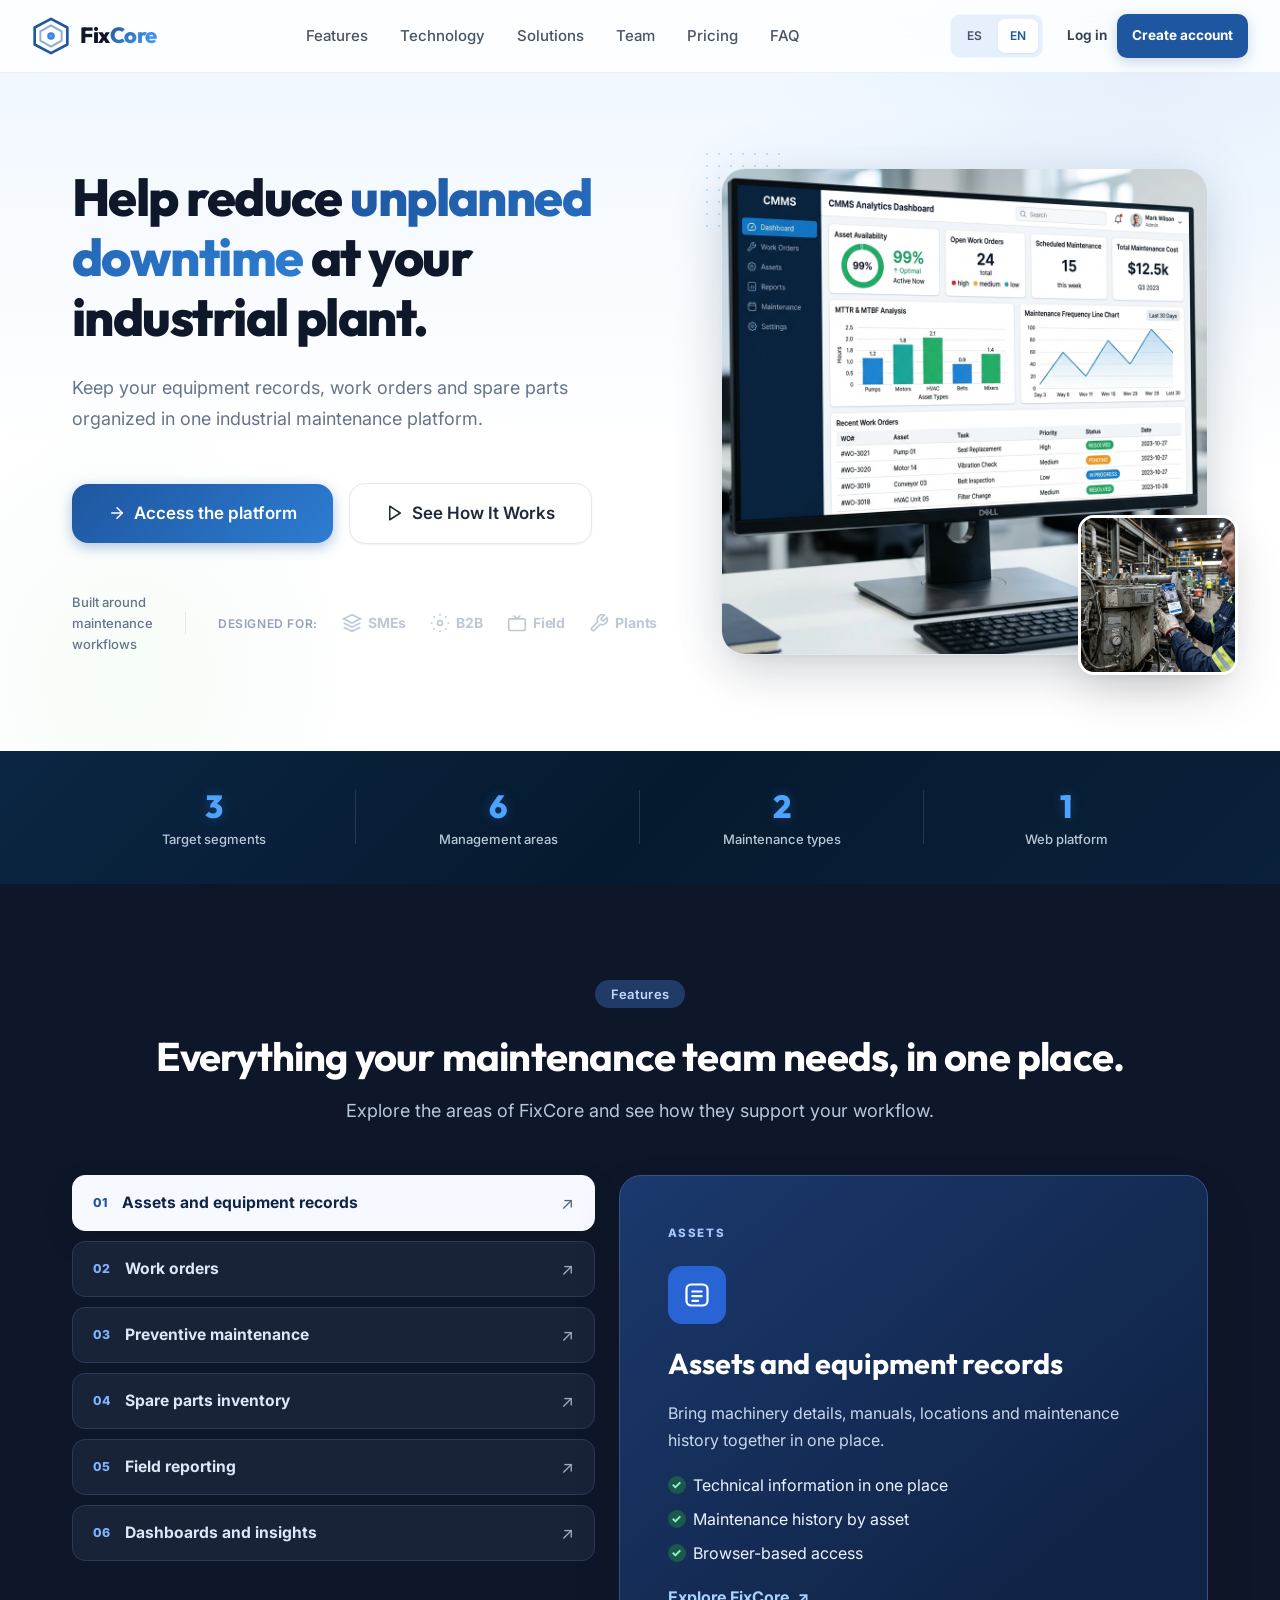
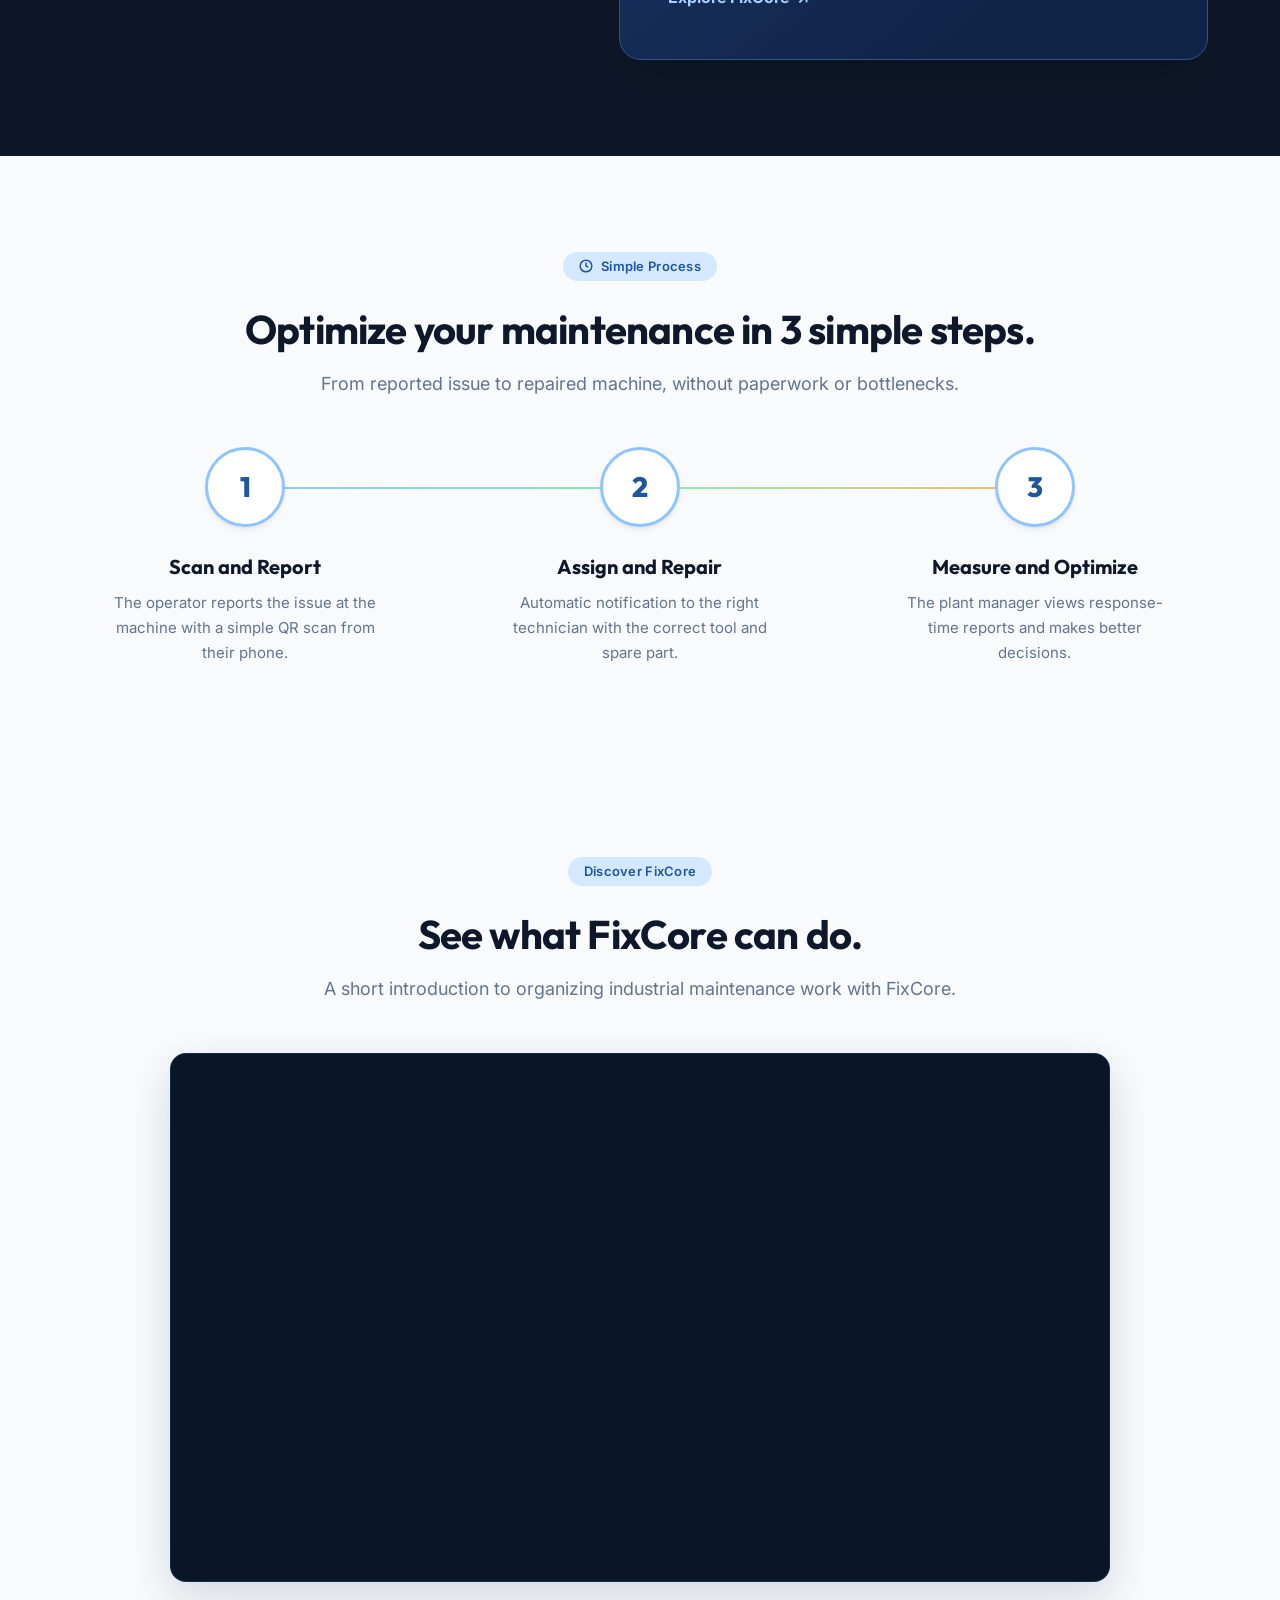
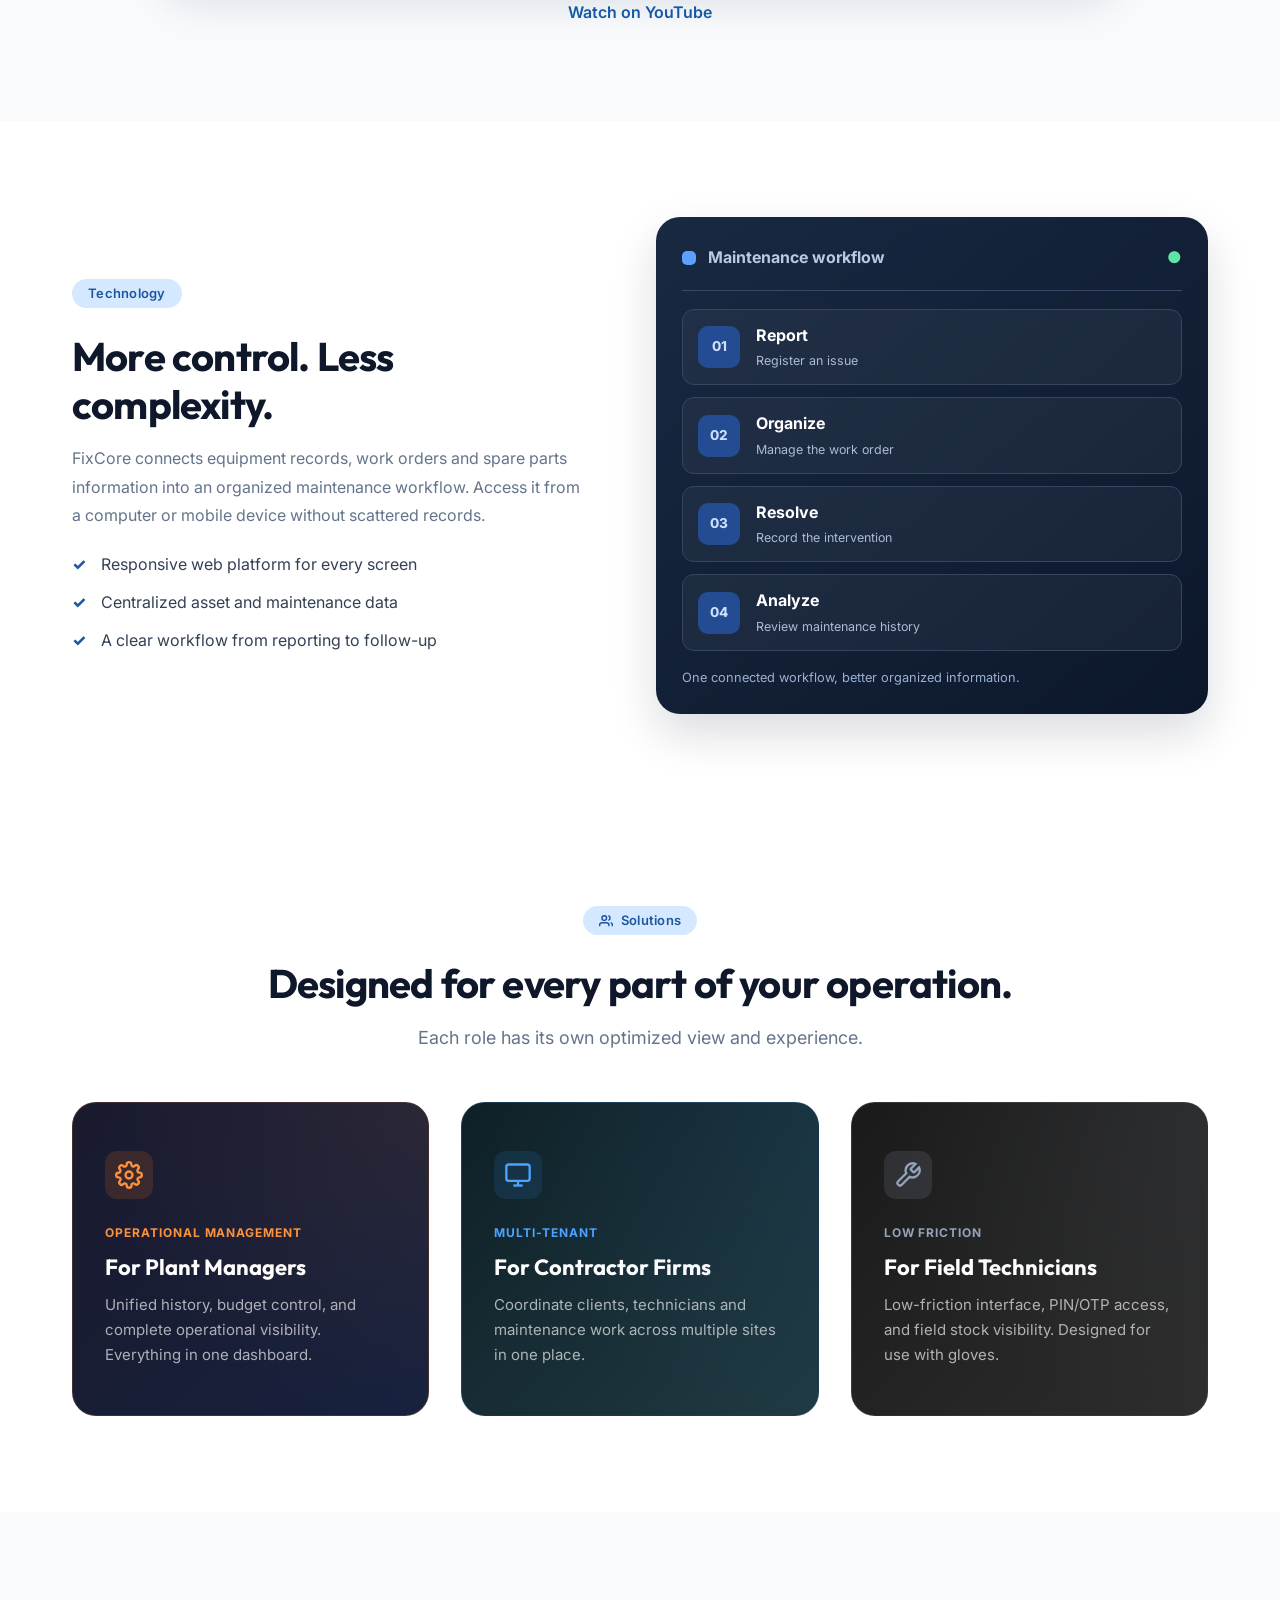
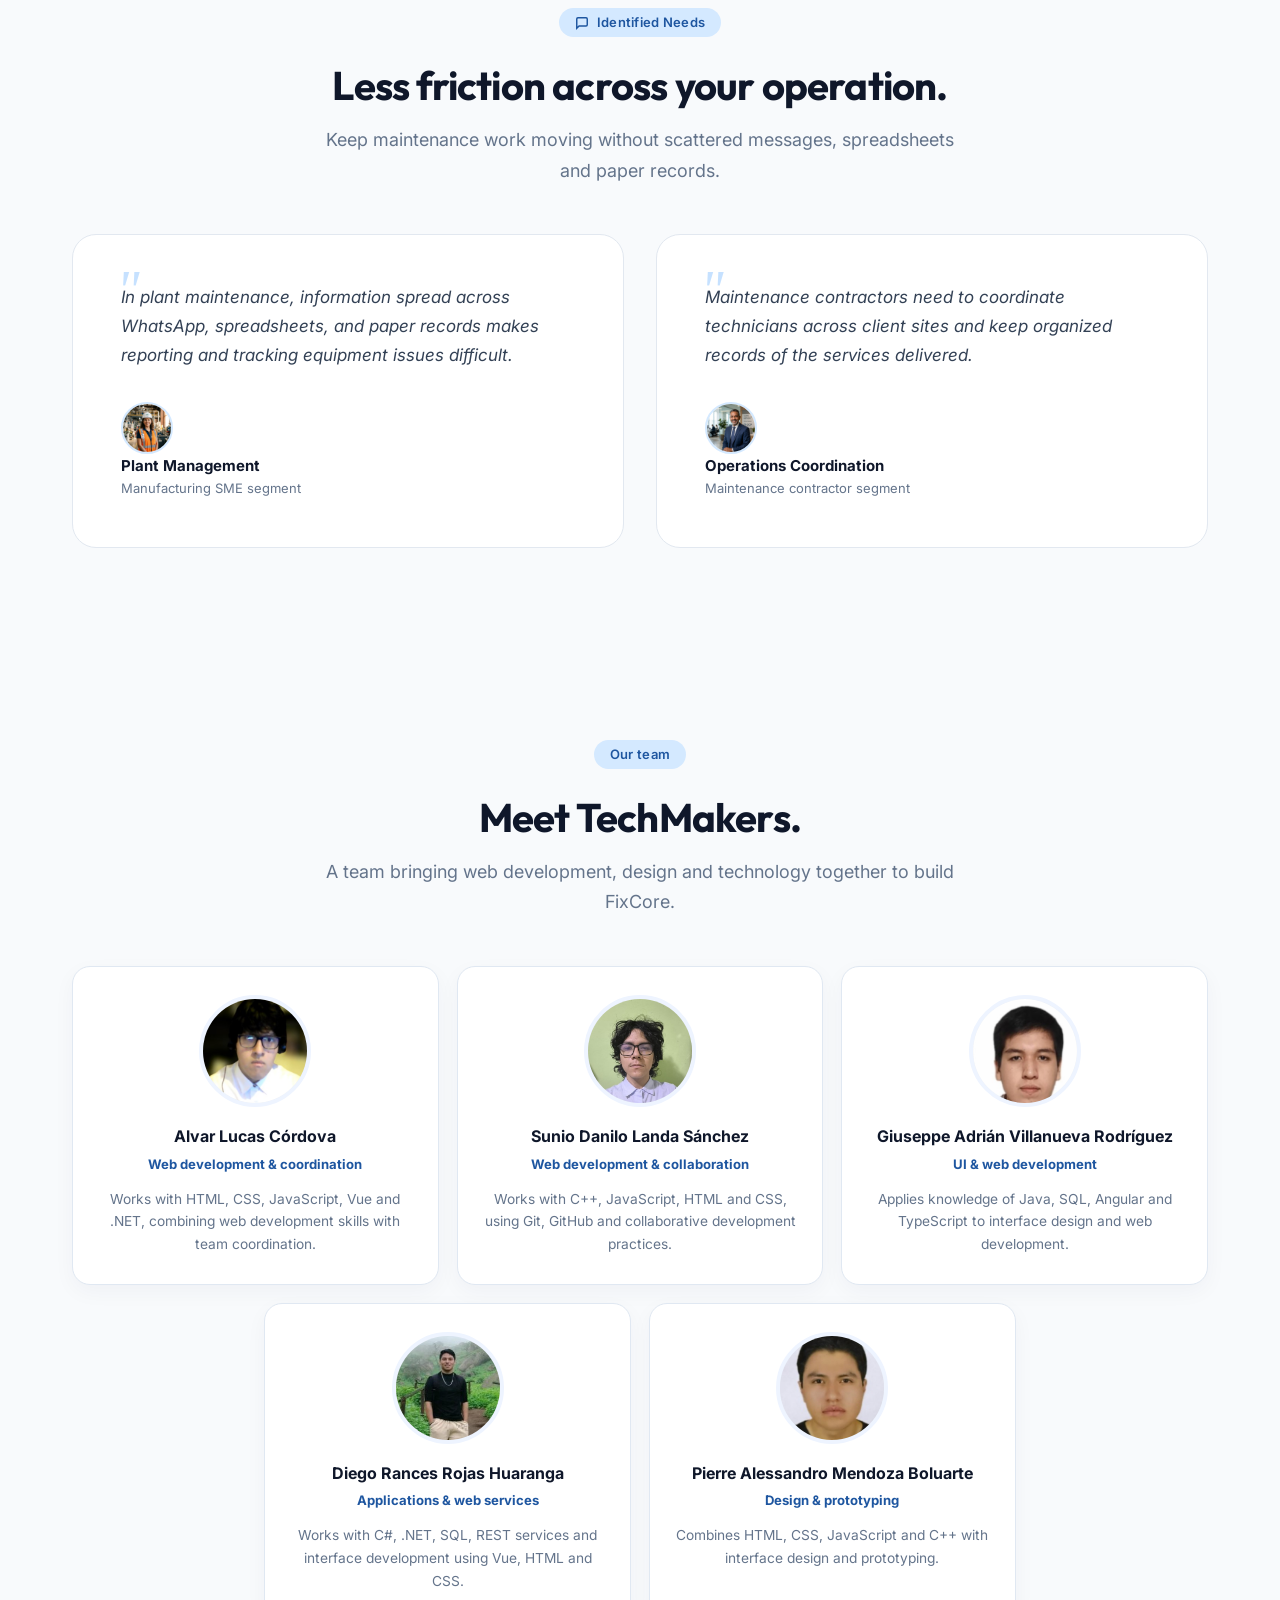
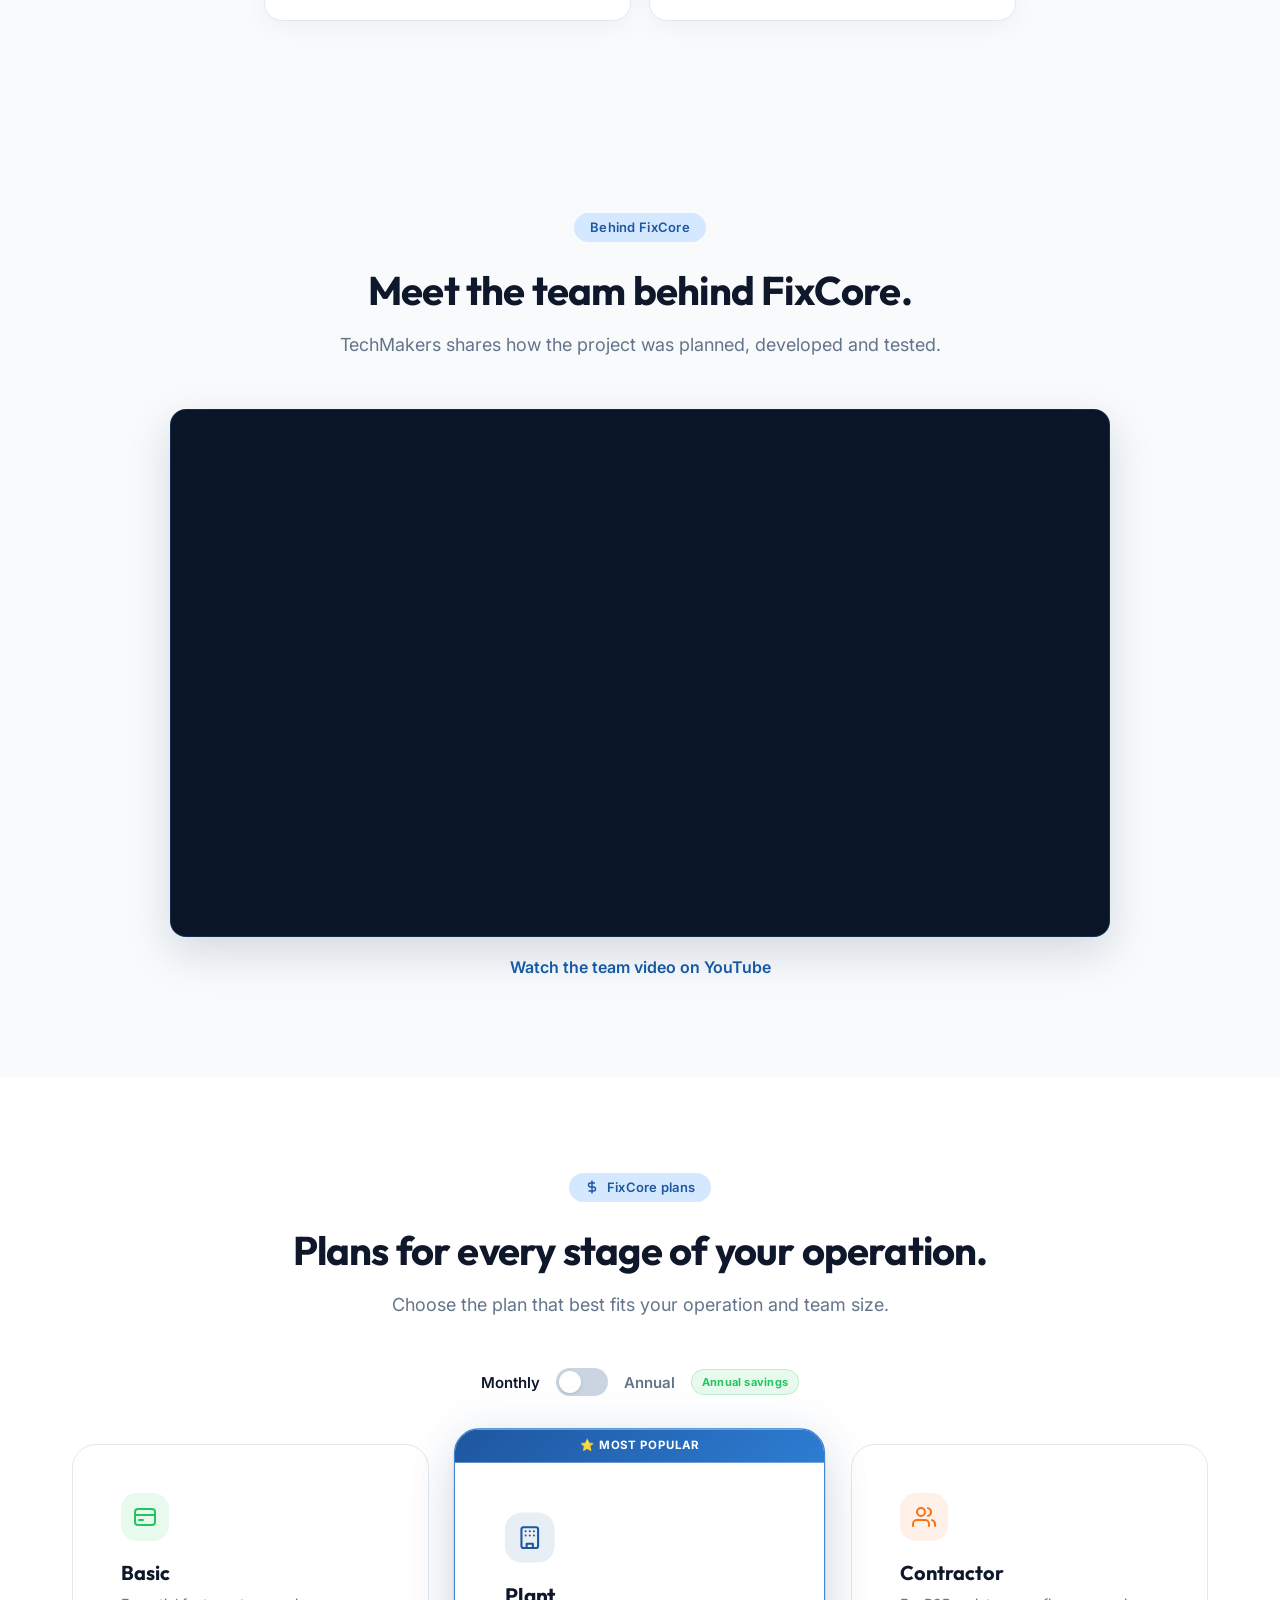
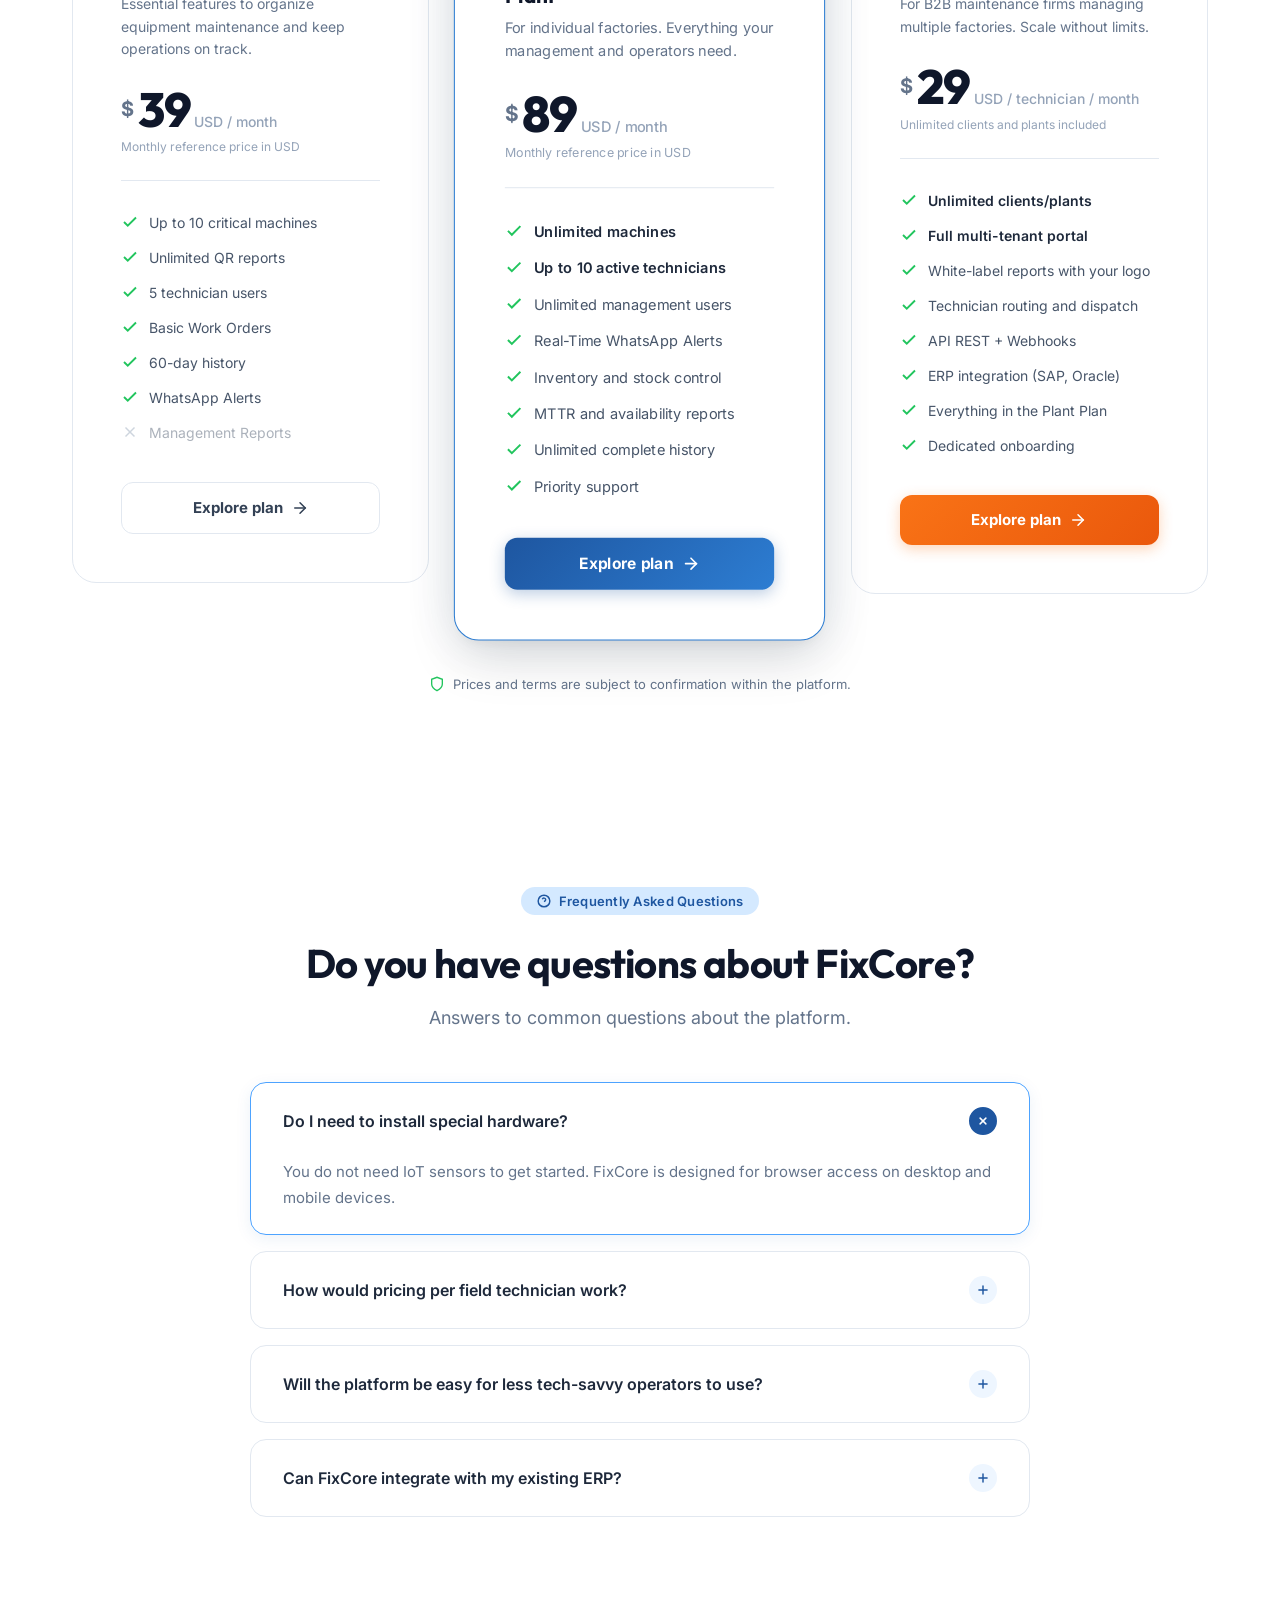
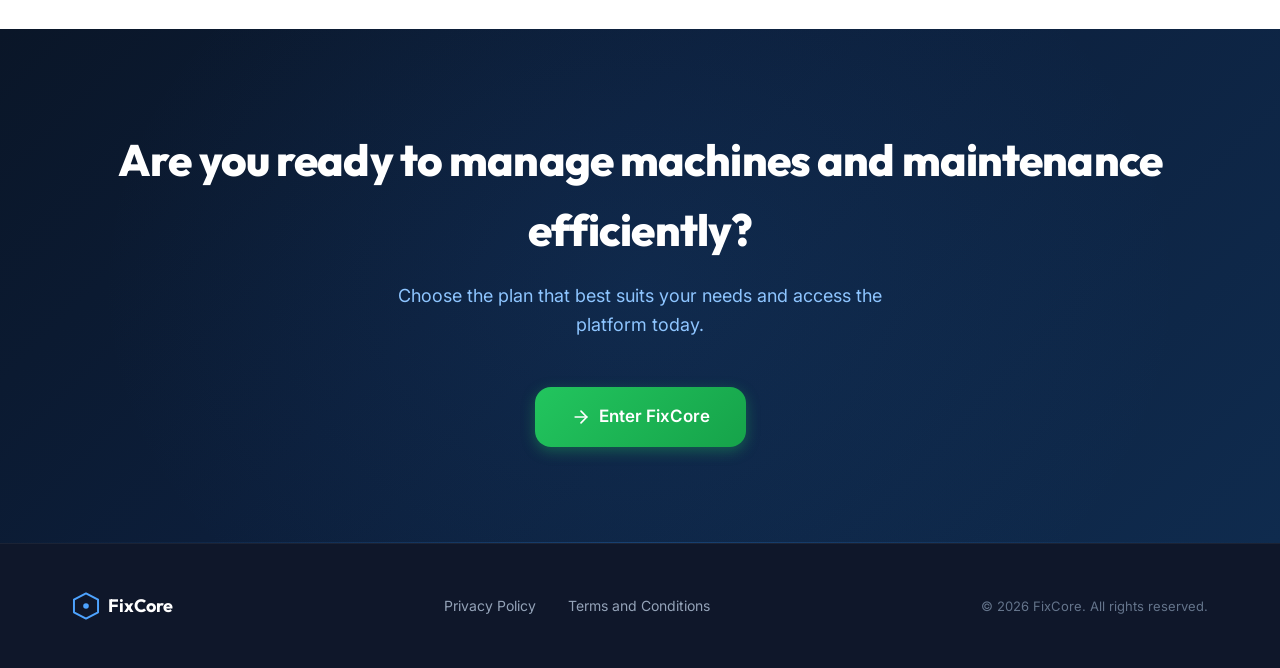
<file: index.html>
<!DOCTYPE html>
<html lang="en">
<head>
  <meta charset="UTF-8" />
  <meta name="viewport" content="width=device-width, initial-scale=1.0" />
  <title>FixCore — CMMS Platform for Industrial Maintenance Management</title>
  <meta name="description" content="Organize assets, work orders, preventive maintenance and spare parts with FixCore, the industrial maintenance platform." />

  <link rel="preconnect" href="https://fonts.googleapis.com" />
  <link rel="preconnect" href="https://fonts.gstatic.com" crossorigin />
  <link href="https://fonts.googleapis.com/css2?family=Inter:wght@400;500;600;700;800&family=Outfit:wght@400;500;600;700;800&display=swap" rel="stylesheet" />

  <link rel="stylesheet" href="public/assets/styles/style.css" />
  <link rel="alternate" hreflang="es" href="https://techmakers-upc.github.io/Landing-Page/index-es.html" />
  <link rel="alternate" hreflang="en" href="https://techmakers-upc.github.io/Landing-Page/index.html" />
  <link rel="alternate" hreflang="x-default" href="https://techmakers-upc.github.io/Landing-Page/index.html" />
  <style>
    .faq-item__header { width: 100%; background: transparent; color: inherit; text-align: left; }
    button.pricing__toggle-label { background: transparent; font-family: inherit; }
    a:focus-visible, button:focus-visible { outline: 3px solid #2d7dd2; outline-offset: 4px; }
    .pricing__toggle-label:focus-visible { border-radius: 3px; }
    @media (prefers-reduced-motion: reduce) { html { scroll-behavior: auto; } }
  </style>

  <link rel="icon" href="data:image/svg+xml,<svg xmlns='http://www.w3.org/2000/svg' viewBox='0 0 32 32'><rect width='32' height='32' rx='6' fill='%230a1628'/><polygon points='16,4 28,10 28,22 16,28 4,22 4,10' fill='none' stroke='%232d7dd2' stroke-width='2.5'/><circle cx='16' cy='16' r='4' fill='%234da3ff'/></svg>" />
</head>
<body>

<header class="header" id="header">
  <div class="header__inner">
    <a href="#hero" class="header__logo" id="logo">
      <svg class="header__logo-icon" width="36" height="36" viewBox="0 0 100 100" fill="none" xmlns="http://www.w3.org/2000/svg">
        <polygon points="50,5 93,27.5 93,72.5 50,95 7,72.5 7,27.5" fill="none" stroke="url(#logoGrad)" stroke-width="7" stroke-linejoin="round"/>
        <polygon points="50,22 78,38 78,62 50,78 22,62 22,38" fill="none" stroke="url(#logoGrad)" stroke-width="5" stroke-linejoin="round" opacity="0.5"/>
        <circle cx="50" cy="50" r="10" fill="url(#dotGrad)"/>
        <defs>
          <linearGradient id="logoGrad" x1="0" y1="0" x2="100" y2="100">
            <stop offset="0%" stop-color="#1e56a0"/>
            <stop offset="100%" stop-color="#4da3ff"/>
          </linearGradient>
          <radialGradient id="dotGrad" cx="50%" cy="50%" r="50%">
            <stop offset="0%" stop-color="#4da3ff"/>
            <stop offset="100%" stop-color="#2d7dd2"/>
          </radialGradient>
        </defs>
      </svg>
      <span class="header__logo-text">Fix<span>Core</span></span>
    </a>

    <nav class="header__nav" id="mainNav">
      <a href="#features">Features</a>
      <a href="#technology">Technology</a>
      <a href="#solutions">Solutions</a>
      <a href="#team">Team</a>
      <a href="#pricing">Pricing</a>
      <a href="#faq">FAQ</a>
      <div class="header__nav-auth">
        <a class="header__auth-link" href="https://fixcore-frontend-eight.vercel.app/start" target="_blank" rel="noopener noreferrer">Log in</a>
        <a class="header__auth-button" href="https://fixcore-frontend-eight.vercel.app/start" target="_blank" rel="noopener noreferrer">Create account</a>
      </div>
    </nav>

    <div class="header__actions">
      <div class="lang-toggle">
        <a href="./index-es.html" class="lang-toggle__btn" onclick="saveScroll()">ES</a>
        <a href="./index.html" class="lang-toggle__btn active" onclick="saveScroll()">EN</a>
      </div>
      <div class="header__auth">
        <a class="header__auth-link" href="https://fixcore-frontend-eight.vercel.app/start" target="_blank" rel="noopener noreferrer">Log in</a>
        <a class="header__auth-button" href="https://fixcore-frontend-eight.vercel.app/start" target="_blank" rel="noopener noreferrer">Create account</a>
      </div>
    </div>

    <button type="button" class="header__mobile-toggle" id="mobileToggle" aria-label="Open menu" aria-controls="mainNav" aria-expanded="false">
      <span></span>
      <span></span>
      <span></span>
    </button>
  </div>
</header>

<main>
  <section class="hero" id="hero">
    <div class="container hero__inner">
      <div class="hero__content">

        <h1 class="hero__title">
          Help reduce <span>unplanned downtime</span> at your industrial plant.
        </h1>

        <p class="hero__subtitle">
          Keep your equipment records, work orders and spare parts organized in one industrial maintenance platform.
        </p>

        <div class="hero__cta">
          <a href="https://fixcore-frontend-eight.vercel.app/start" target="_blank" rel="noopener noreferrer" class="btn btn--primary btn--lg" id="heroPrimaryBtn">
            <svg width="18" height="18" viewBox="0 0 24 24" fill="none" stroke="currentColor" stroke-width="2" stroke-linecap="round" stroke-linejoin="round"><path d="M5 12h14"/><path d="M12 5l7 7-7 7"/></svg>
            Access the platform
          </a>
          <a href="#how-it-works" class="btn btn--secondary btn--lg" id="heroSecondaryBtn">
            <svg width="18" height="18" viewBox="0 0 24 24" fill="none" stroke="currentColor" stroke-width="2" stroke-linecap="round" stroke-linejoin="round"><polygon points="5 3 19 12 5 21 5 3"/></svg>
            See How It Works
          </a>
        </div>

        <div class="hero__social-proof">
          <div class="hero__stars"><span class="hero__stars-text">Built around maintenance workflows</span></div>

          <div class="hero__logos">
            <span>Designed for:</span>
            <div class="hero__logo-item">
              <svg viewBox="0 0 24 24" fill="none" stroke="currentColor" stroke-width="2"><path d="M12 2L2 7l10 5 10-5-10-5z"/><path d="M2 17l10 5 10-5"/><path d="M2 12l10 5 10-5"/></svg>
              SMEs
            </div>
            <div class="hero__logo-item">
              <svg viewBox="0 0 24 24" fill="none" stroke="currentColor" stroke-width="2"><circle cx="12" cy="12" r="3"/><path d="M12 1v2M12 21v2M4.22 4.22l1.42 1.42M18.36 18.36l1.42 1.42M1 12h2M21 12h2M4.22 19.78l1.42-1.42M18.36 5.64l1.42-1.42"/></svg>
              B2B
            </div>
            <div class="hero__logo-item">
              <svg viewBox="0 0 24 24" fill="none" stroke="currentColor" stroke-width="2"><rect x="2" y="7" width="20" height="14" rx="2"/><path d="M16 3l-4 4-4-4"/></svg>
              Field
            </div>
            <div class="hero__logo-item">
              <svg viewBox="0 0 24 24" fill="none" stroke="currentColor" stroke-width="2"><path d="M14.7 6.3a1 1 0 000 1.4l1.6 1.6a1 1 0 001.4 0l3.77-3.77a6 6 0 01-7.94 7.94l-6.91 6.91a2.12 2.12 0 01-3-3l6.91-6.91a6 6 0 017.94-7.94l-3.76 3.76z"/></svg>
              Plants
            </div>
          </div>
        </div>
      </div>

      <div class="hero__visual">
        <div class="hero__visual-dashboard">
          <img src="public/assets/images/dashboard-mockup.png" alt="FixCore Dashboard - MTTR and asset availability charts" loading="eager" />
        </div>
        <div class="hero__visual-phone">
          <img src="public/assets/images/phone-qr-mockup.png" alt="FixCore mobile app scanning an industrial QR code" loading="eager" />
        </div>
      </div>
    </div>
  </section>

  <section class="stats-bar" id="stats">
    <div class="container stats-bar__inner">
      <div class="stats-bar__item animate-on-scroll">
        <div class="stats-bar__number"><span data-count="3">0</span></div>
        <div class="stats-bar__label">Target segments</div>
      </div>
      <div class="stats-bar__item animate-on-scroll">
        <div class="stats-bar__number"><span data-count="6">0</span></div>
        <div class="stats-bar__label">Management areas</div>
      </div>
      <div class="stats-bar__item animate-on-scroll">
        <div class="stats-bar__number"><span data-count="2">0</span></div>
        <div class="stats-bar__label">Maintenance types</div>
      </div>
      <div class="stats-bar__item animate-on-scroll">
        <div class="stats-bar__number"><span data-count="1">0</span></div>
        <div class="stats-bar__label">Web platform</div>
      </div>
    </div>
  </section>


  <section class="features section feature-explorer" id="features">
    <div class="container">
      <div class="text-center">
        <span class="section-badge">Features</span>
        <h2 class="section-title">Everything your maintenance team needs, in one place.</h2>
        <p class="section-subtitle">Explore the areas of FixCore and see how they support your workflow.</p>
      </div>
      <div class="feature-explorer__layout">
        <div class="feature-explorer__tabs" role="tablist" aria-label="Explore features">
          <button type="button" class="feature-select is-active" id="featureTab0" role="tab" aria-selected="true" aria-controls="featurePanel" tabindex="0" data-feature="0">
            <span class="feature-select__number">01</span><span class="feature-select__title">Assets and equipment records</span><span class="feature-select__arrow" aria-hidden="true">↗</span>
          </button>
          <button type="button" class="feature-select" id="featureTab1" role="tab" aria-selected="false" aria-controls="featurePanel" tabindex="-1" data-feature="1">
            <span class="feature-select__number">02</span><span class="feature-select__title">Work orders</span><span class="feature-select__arrow" aria-hidden="true">↗</span>
          </button>
          <button type="button" class="feature-select" id="featureTab2" role="tab" aria-selected="false" aria-controls="featurePanel" tabindex="-1" data-feature="2">
            <span class="feature-select__number">03</span><span class="feature-select__title">Preventive maintenance</span><span class="feature-select__arrow" aria-hidden="true">↗</span>
          </button>
          <button type="button" class="feature-select" id="featureTab3" role="tab" aria-selected="false" aria-controls="featurePanel" tabindex="-1" data-feature="3">
            <span class="feature-select__number">04</span><span class="feature-select__title">Spare parts inventory</span><span class="feature-select__arrow" aria-hidden="true">↗</span>
          </button>
          <button type="button" class="feature-select" id="featureTab4" role="tab" aria-selected="false" aria-controls="featurePanel" tabindex="-1" data-feature="4">
            <span class="feature-select__number">05</span><span class="feature-select__title">Field reporting</span><span class="feature-select__arrow" aria-hidden="true">↗</span>
          </button>
          <button type="button" class="feature-select" id="featureTab5" role="tab" aria-selected="false" aria-controls="featurePanel" tabindex="-1" data-feature="5">
            <span class="feature-select__number">06</span><span class="feature-select__title">Dashboards and insights</span><span class="feature-select__arrow" aria-hidden="true">↗</span>
          </button>
        </div>
        <div class="feature-explorer__panel" id="featurePanel" role="tabpanel" aria-labelledby="featureTab0" tabindex="0">
          <span class="feature-explorer__eyebrow" id="featureCategory">Assets</span>
          <div class="feature-explorer__symbol" aria-hidden="true"><svg width="28" height="28" viewBox="0 0 24 24" fill="none" stroke="currentColor" stroke-width="1.9" stroke-linecap="round" stroke-linejoin="round"><rect x="3" y="3" width="18" height="18" rx="4"/><path d="M8 9h8M8 13h8M8 17h5"/></svg></div>
          <h3 id="featureTitle">Assets and equipment records</h3>
          <p id="featureDescription">Bring machinery details, manuals, locations and maintenance history together in one place.</p>
          <ul class="feature-explorer__points" id="featurePoints"><li>Technical information in one place</li><li>Maintenance history by asset</li><li>Browser-based access</li></ul>
          <a class="feature-explorer__link" href="https://fixcore-frontend-eight.vercel.app/start" target="_blank" rel="noopener noreferrer">Explore FixCore <span aria-hidden="true">↗</span></a>
        </div>
      </div>
    </div>
  </section>

  <section class="how-it-works section section--light" id="how-it-works">
    <div class="container">
      <div class="text-center">
        <span class="section-badge">
          <svg width="14" height="14" viewBox="0 0 24 24" fill="none" stroke="currentColor" stroke-width="2.5"><circle cx="12" cy="12" r="10"/><polyline points="12 6 12 12 16 14"/></svg>
          Simple Process
        </span>
        <h2 class="section-title">Optimize your maintenance in 3 simple steps.</h2>
        <p class="section-subtitle">From reported issue to repaired machine, without paperwork or bottlenecks.</p>
      </div>

      <div class="how-it-works__steps">
        <div class="step-card animate-on-scroll" id="step1">
          <div class="step-card__number">1</div>
          <h3 class="step-card__title">Scan and Report</h3>
          <p class="step-card__desc">The operator reports the issue at the machine with a simple QR scan from their phone.</p>
        </div>

        <div class="step-card animate-on-scroll" id="step2">
          <div class="step-card__number">2</div>
          <h3 class="step-card__title">Assign and Repair</h3>
          <p class="step-card__desc">Automatic notification to the right technician with the correct tool and spare part.</p>
        </div>

        <div class="step-card animate-on-scroll" id="step3">
          <div class="step-card__number">3</div>
          <h3 class="step-card__title">Measure and Optimize</h3>
          <p class="step-card__desc">The plant manager views response-time reports and makes better decisions.</p>
        </div>
      </div>
    </div>
  </section>

  <section class="section section--light fixcore-product-video" id="product-video" aria-labelledby="product-video-heading">
    <div class="container">
      <div class="text-center">
        <span class="section-badge">Discover FixCore</span>
        <h2 class="section-title" id="product-video-heading">See what FixCore can do.</h2>
        <p class="section-subtitle">A short introduction to organizing industrial maintenance work with FixCore.</p>
      </div>
      <div class="fixcore-product-video__frame">
        <iframe src="https://www.youtube-nocookie.com/embed/5l8ZtW_ztyQ" title="FixCore product introduction video" loading="lazy" referrerpolicy="strict-origin-when-cross-origin" allow="accelerometer; autoplay; clipboard-write; encrypted-media; gyroscope; picture-in-picture; web-share" allowfullscreen></iframe>
      </div>
      <p class="fixcore-product-video__link"><a href="https://www.youtube.com/watch?v=5l8ZtW_ztyQ" target="_blank" rel="noopener noreferrer">Watch on YouTube</a></p>
    </div>
  </section>
  <section class="section technology" id="technology">
    <div class="container technology__layout">
      <div class="technology__copy">
        <span class="section-badge">Technology</span>
        <h2 class="section-title">More control. Less complexity.</h2>
        <p>FixCore connects equipment records, work orders and spare parts information into an organized maintenance workflow. Access it from a computer or mobile device without scattered records.</p>
        <ul class="technology__benefits"><li>Responsive web platform for every screen</li><li>Centralized asset and maintenance data</li><li>A clear workflow from reporting to follow-up</li></ul>
      </div>
      <div class="tech-flow" aria-label="Maintenance workflow">
        <div class="tech-flow__top"><span class="tech-flow__topmark"></span><span>Maintenance workflow</span><span class="tech-flow__online" aria-hidden="true">●</span></div>
        <div class="tech-flow__steps">              <div class="tech-flow__step"><span class="tech-flow__num">01</span><div><strong>Report</strong><small>Register an issue</small></div></div>              <div class="tech-flow__step"><span class="tech-flow__num">02</span><div><strong>Organize</strong><small>Manage the work order</small></div></div>              <div class="tech-flow__step"><span class="tech-flow__num">03</span><div><strong>Resolve</strong><small>Record the intervention</small></div></div>              <div class="tech-flow__step"><span class="tech-flow__num">04</span><div><strong>Analyze</strong><small>Review maintenance history</small></div></div></div>
        <p class="tech-flow__footer">One connected workflow, better organized information.</p>
      </div>
    </div>
  </section>

  <section class="solutions section" id="solutions">
    <div class="container">
      <div class="text-center">
        <span class="section-badge">
          <svg width="14" height="14" viewBox="0 0 24 24" fill="none" stroke="currentColor" stroke-width="2.5"><path d="M17 21v-2a4 4 0 00-4-4H5a4 4 0 00-4 4v2"/><circle cx="9" cy="7" r="4"/><path d="M23 21v-2a4 4 0 00-3-3.87"/><path d="M16 3.13a4 4 0 010 7.75"/></svg>
          Solutions
        </span>
        <h2 class="section-title">Designed for every part of your operation.</h2>
        <p class="section-subtitle">Each role has its own optimized view and experience.</p>
      </div>

      <div class="solutions__grid">

        <div class="solution-card solution-card--orange animate-on-scroll" id="solutionPlant">
          <div class="solution-card__icon">
            <svg width="28" height="28" viewBox="0 0 24 24" fill="none" stroke="currentColor" stroke-width="2"><path d="M12 15a3 3 0 100-6 3 3 0 000 6z"/><path d="M19.4 15a1.65 1.65 0 00.33 1.82l.06.06a2 2 0 01-2.83 2.83l-.06-.06a1.65 1.65 0 00-1.82-.33 1.65 1.65 0 00-1 1.51V21a2 2 0 01-4 0v-.09A1.65 1.65 0 009 19.4a1.65 1.65 0 00-1.82.33l-.06.06a2 2 0 01-2.83-2.83l.06-.06a1.65 1.65 0 00.33-1.82 1.65 1.65 0 00-1.51-1H3a2 2 0 010-4h.09A1.65 1.65 0 004.6 9a1.65 1.65 0 00-.33-1.82l-.06-.06a2 2 0 112.83-2.83l.06.06a1.65 1.65 0 001.82.33H9a1.65 1.65 0 001-1.51V3a2 2 0 014 0v.09a1.65 1.65 0 001 1.51 1.65 1.65 0 001.82-.33l.06-.06a2 2 0 012.83 2.83l-.06.06a1.65 1.65 0 00-.33 1.82V9c.26.604.852.997 1.51 1H21a2 2 0 010 4h-.09a1.65 1.65 0 00-1.51 1z"/></svg>
          </div>
          <span class="solution-card__tag">Operational Management</span>
          <h3 class="solution-card__title">For Plant Managers</h3>
          <p class="solution-card__desc">Unified history, budget control, and complete operational visibility. Everything in one dashboard.</p>
        </div>

        <div class="solution-card solution-card--blue animate-on-scroll" id="solutionContractor">
          <div class="solution-card__icon">
            <svg width="28" height="28" viewBox="0 0 24 24" fill="none" stroke="currentColor" stroke-width="2"><rect x="2" y="3" width="20" height="14" rx="2"/><line x1="8" y1="21" x2="16" y2="21"/><line x1="12" y1="17" x2="12" y2="21"/></svg>
          </div>
          <span class="solution-card__tag">Multi-Tenant</span>
          <h3 class="solution-card__title">For Contractor Firms</h3>
          <p class="solution-card__desc">Coordinate clients, technicians and maintenance work across multiple sites in one place.</p>
        </div>

        <div class="solution-card solution-card--dark animate-on-scroll" id="solutionTech">
          <div class="solution-card__icon">
            <svg width="28" height="28" viewBox="0 0 24 24" fill="none" stroke="currentColor" stroke-width="2"><path d="M14.7 6.3a1 1 0 000 1.4l1.6 1.6a1 1 0 001.4 0l3.77-3.77a6 6 0 01-7.94 7.94l-6.91 6.91a2.12 2.12 0 01-3-3l6.91-6.91a6 6 0 017.94-7.94l-3.76 3.76z"/></svg>
          </div>
          <span class="solution-card__tag">Low Friction</span>
          <h3 class="solution-card__title">For Field Technicians</h3>
          <p class="solution-card__desc">Low-friction interface, PIN/OTP access, and field stock visibility. Designed for use with gloves.</p>
        </div>
      </div>
    </div>
  </section>

  <section class="testimonials section section--light" id="testimonials">
    <div class="container">
      <div class="text-center">
        <span class="section-badge">
          <svg width="14" height="14" viewBox="0 0 24 24" fill="none" stroke="currentColor" stroke-width="2.5"><path d="M21 15a2 2 0 01-2 2H7l-4 4V5a2 2 0 012-2h14a2 2 0 012 2z"/></svg>
          Identified Needs
        </span>
        <h2 class="section-title">Less friction across your operation.</h2>
        <p class="section-subtitle">Keep maintenance work moving without scattered messages, spreadsheets and paper records.</p>
      </div>

      <div class="testimonials__grid">

        <div class="testimonial-card animate-on-scroll" id="testimonial1">

          <p class="testimonial-card__quote">
            In plant maintenance, information spread across WhatsApp, spreadsheets, and paper records makes reporting and tracking equipment issues difficult.
          </p>
          <div class="testimonial-card__author">
            <img class="testimonial-card__avatar" src="public/assets/images/testimonial-carla.png" alt="Illustration of a plant manager profile" />
            <div>
              <div class="testimonial-card__name">Plant Management</div>
              <div class="testimonial-card__role">Manufacturing SME segment</div>
            </div>
          </div>
        </div>

        <div class="testimonial-card animate-on-scroll" id="testimonial2">

          <p class="testimonial-card__quote">
            Maintenance contractors need to coordinate technicians across client sites and keep organized records of the services delivered.
          </p>
          <div class="testimonial-card__author">
            <img class="testimonial-card__avatar" src="public/assets/images/testimonial-victor.png" alt="Illustration of an operations coordinator profile" />
            <div>
              <div class="testimonial-card__name">Operations Coordination</div>
              <div class="testimonial-card__role">Maintenance contractor segment</div>
            </div>
          </div>
        </div>
      </div>
    </div>
  </section>

  <section class="section section--light team" id="team">
    <div class="container">
      <div class="text-center">
        <span class="section-badge">Our team</span>
        <h2 class="section-title">Meet TechMakers.</h2>
        <p class="section-subtitle">A team bringing web development, design and technology together to build FixCore.</p>
      </div>
      <div class="team__grid">
        <article class="team-card">
          <img class="team-card__photo" src="public/assets/images/foto-alvar.jpg" alt="Alvar Lucas Córdova" loading="lazy" width="112" height="112" />
          <h3 class="team-card__name">Alvar Lucas Córdova</h3>
          <p class="team-card__role">Web development &amp; coordination</p>
          <p class="team-card__bio">Works with HTML, CSS, JavaScript, Vue and .NET, combining web development skills with team coordination.</p>
        </article>
        <article class="team-card">
          <img class="team-card__photo" src="public/assets/images/foto-sunio.jpg" alt="Sunio Danilo Landa Sánchez" loading="lazy" width="112" height="112" />
          <h3 class="team-card__name">Sunio Danilo Landa Sánchez</h3>
          <p class="team-card__role">Web development &amp; collaboration</p>
          <p class="team-card__bio">Works with C++, JavaScript, HTML and CSS, using Git, GitHub and collaborative development practices.</p>
        </article>
        <article class="team-card">
          <img class="team-card__photo" src="public/assets/images/foto-giuseppe.jpg" alt="Giuseppe Adrián Villanueva Rodríguez" loading="lazy" width="112" height="112" />
          <h3 class="team-card__name">Giuseppe Adrián Villanueva Rodríguez</h3>
          <p class="team-card__role">UI &amp; web development</p>
          <p class="team-card__bio">Applies knowledge of Java, SQL, Angular and TypeScript to interface design and web development.</p>
        </article>
        <article class="team-card">
          <img class="team-card__photo" src="public/assets/images/foto-diego.jpg" alt="Diego Rances Rojas Huaranga" loading="lazy" width="112" height="112" />
          <h3 class="team-card__name">Diego Rances Rojas Huaranga</h3>
          <p class="team-card__role">Applications &amp; web services</p>
          <p class="team-card__bio">Works with C#, .NET, SQL, REST services and interface development using Vue, HTML and CSS.</p>
        </article>
        <article class="team-card">
          <img class="team-card__photo" src="public/assets/images/foto-pierre.jpg" alt="Pierre Alessandro Mendoza Boluarte" loading="lazy" width="112" height="112" />
          <h3 class="team-card__name">Pierre Alessandro Mendoza Boluarte</h3>
          <p class="team-card__role">Design &amp; prototyping</p>
          <p class="team-card__bio">Combines HTML, CSS, JavaScript and C++ with interface design and prototyping.</p>
        </article>
      </div>
    </div>
  </section>

  <section class="section section--light fixcore-team-video" id="team-video" aria-labelledby="team-video-heading">
    <div class="container">
      <div class="text-center">
        <span class="section-badge">Behind FixCore</span>
        <h2 class="section-title" id="team-video-heading">Meet the team behind FixCore.</h2>
        <p class="section-subtitle">TechMakers shares how the project was planned, developed and tested.</p>
      </div>
      <div class="fixcore-product-video__frame">
        <iframe src="https://www.youtube-nocookie.com/embed/yaMSK-DhRhE" title="TechMakers - About the Team" loading="lazy" referrerpolicy="strict-origin-when-cross-origin" allow="accelerometer; autoplay; clipboard-write; encrypted-media; gyroscope; picture-in-picture; web-share" allowfullscreen></iframe>
      </div>
      <p class="fixcore-product-video__link"><a href="https://www.youtube.com/watch?v=yaMSK-DhRhE" target="_blank" rel="noopener noreferrer">Watch the team video on YouTube</a></p>
    </div>
  </section>

  <section class="pricing section" id="pricing">
    <div class="container">
      <div class="text-center">
        <span class="section-badge">
          <svg width="14" height="14" viewBox="0 0 24 24" fill="none" stroke="currentColor" stroke-width="2.5"><line x1="12" y1="1" x2="12" y2="23"/><path d="M17 5H9.5a3.5 3.5 0 000 7h5a3.5 3.5 0 010 7H6"/></svg>
          FixCore plans
        </span>
        <h2 class="section-title">Plans for every stage of your operation.</h2>
        <p class="section-subtitle">Choose the plan that best fits your operation and team size.</p>
      </div>

      <div class="pricing__toggle">
        <button type="button" class="pricing__toggle-label active" id="toggleMonthly" onclick="togglePricing('monthly')" aria-pressed="true">Monthly</button>
        <button type="button" class="pricing__toggle-switch" id="pricingSwitch" onclick="togglePricingSwitch()" role="switch" aria-checked="false" aria-label="Switch between monthly and annual billing"></button>
        <button type="button" class="pricing__toggle-label" id="toggleAnnual" onclick="togglePricing('annual')" aria-pressed="false">Annual</button>
        <span class="pricing__save-badge">Annual savings</span>
      </div>

      <div class="pricing__grid">

        <div class="pricing-card animate-on-scroll" id="planBasic">
          <div class="pricing-card__header">
            <div class="pricing-card__icon pricing-card__icon--basic">
              <svg viewBox="0 0 24 24" fill="none" stroke="currentColor"
                   stroke-width="2" stroke-linecap="round" stroke-linejoin="round">
                <rect x="2" y="4" width="20" height="16" rx="3"/>
                <path d="M2 10h20"/>
                <path d="M6 15h4"/>
              </svg>
            </div>
            <h3 class="pricing-card__name">Basic</h3>
            <p class="pricing-card__desc">Essential features to organize equipment maintenance and keep operations on track.</p>
          </div>

          <div class="pricing-card__price">
            <span class="pricing-card__currency">$</span>
            <span class="pricing-card__amount" data-monthly="39" data-annual="29">39</span>
            <span class="pricing-card__period">USD / month</span>
          </div>
          <p class="pricing-card__period-note">
            <span class="pricing-annual-note" style="display:none;">Annual equivalent ($348/year)</span>
            <span class="pricing-monthly-note">Monthly reference price in USD</span>
          </p>

          <div class="pricing-card__divider"></div>

          <ul class="pricing-card__features">
            <li class="pricing-card__feature pricing-card__feature--included">
              <svg viewBox="0 0 24 24" fill="none" stroke="currentColor" stroke-width="2.5"><polyline points="20 6 9 17 4 12"/></svg>
              Up to 10 critical machines
            </li>
            <li class="pricing-card__feature pricing-card__feature--included">
              <svg viewBox="0 0 24 24" fill="none" stroke="currentColor" stroke-width="2.5"><polyline points="20 6 9 17 4 12"/></svg>
              Unlimited QR reports
            </li>
            <li class="pricing-card__feature pricing-card__feature--included">
              <svg viewBox="0 0 24 24" fill="none" stroke="currentColor" stroke-width="2.5"><polyline points="20 6 9 17 4 12"/></svg>
              5 technician users
            </li>
            <li class="pricing-card__feature pricing-card__feature--included">
              <svg viewBox="0 0 24 24" fill="none" stroke="currentColor" stroke-width="2.5"><polyline points="20 6 9 17 4 12"/></svg>
              Basic Work Orders
            </li>
            <li class="pricing-card__feature pricing-card__feature--included">
              <svg viewBox="0 0 24 24" fill="none" stroke="currentColor" stroke-width="2.5"><polyline points="20 6 9 17 4 12"/></svg>
              60-day history
            </li>
            <li class="pricing-card__feature pricing-card__feature--included">
              <svg viewBox="0 0 24 24" fill="none" stroke="currentColor" stroke-width="2.5"><polyline points="20 6 9 17 4 12"/></svg>
              WhatsApp Alerts
            </li>
            <li class="pricing-card__feature pricing-card__feature--excluded">
              <svg viewBox="0 0 24 24" fill="none" stroke="currentColor" stroke-width="2"><line x1="18" y1="6" x2="6" y2="18"/><line x1="6" y1="6" x2="18" y2="18"/></svg>
              Management Reports
            </li>
          </ul>

          <a href="https://fixcore-frontend-eight.vercel.app/start" target="_blank" rel="noopener noreferrer" class="pricing-card__cta pricing-card__cta--outline" id="ctaBasic">
            Explore plan
            <svg viewBox="0 0 24 24" fill="none" stroke="currentColor" stroke-width="2" stroke-linecap="round"><path d="M5 12h14"/><path d="M12 5l7 7-7 7"/></svg>
          </a>
        </div>

        <div class="pricing-card pricing-card--featured animate-on-scroll" id="planPlant">
          <div class="pricing-card__popular">⭐ Most Popular</div>
          <div class="pricing-card__header">
            <div class="pricing-card__icon pricing-card__icon--plant">
              <svg viewBox="0 0 24 24" fill="none" stroke="currentColor" stroke-width="2" stroke-linecap="round" stroke-linejoin="round"><rect x="4" y="2" width="16" height="20" rx="2"/><path d="M9 22v-4h6v4"/><path d="M8 6h.01"/><path d="M16 6h.01"/><path d="M12 6h.01"/><path d="M12 10h.01"/><path d="M16 10h.01"/><path d="M8 10h.01"/></svg>
            </div>
            <h3 class="pricing-card__name">Plant</h3>
            <p class="pricing-card__desc">For individual factories. Everything your management and operators need.</p>
          </div>

          <div class="pricing-card__price">
            <span class="pricing-card__currency">$</span>
            <span class="pricing-card__amount" data-monthly="89" data-annual="71">89</span>
            <span class="pricing-card__period">USD / month</span>
          </div>
          <p class="pricing-card__period-note">
            <span class="pricing-annual-note" style="display:none;">Annual equivalent ($852/year)</span>
            <span class="pricing-monthly-note">Monthly reference price in USD</span>
          </p>

          <div class="pricing-card__divider"></div>

          <ul class="pricing-card__features">
            <li class="pricing-card__feature pricing-card__feature--included pricing-card__feature--highlight">
              <svg viewBox="0 0 24 24" fill="none" stroke="currentColor" stroke-width="2.5"><polyline points="20 6 9 17 4 12"/></svg>
              Unlimited machines
            </li>
            <li class="pricing-card__feature pricing-card__feature--included pricing-card__feature--highlight">
              <svg viewBox="0 0 24 24" fill="none" stroke="currentColor" stroke-width="2.5"><polyline points="20 6 9 17 4 12"/></svg>
              Up to 10 active technicians
            </li>
            <li class="pricing-card__feature pricing-card__feature--included">
              <svg viewBox="0 0 24 24" fill="none" stroke="currentColor" stroke-width="2.5"><polyline points="20 6 9 17 4 12"/></svg>
              Unlimited management users
            </li>
            <li class="pricing-card__feature pricing-card__feature--included">
              <svg viewBox="0 0 24 24" fill="none" stroke="currentColor" stroke-width="2.5"><polyline points="20 6 9 17 4 12"/></svg>
              Real-Time WhatsApp Alerts
            </li>
            <li class="pricing-card__feature pricing-card__feature--included">
              <svg viewBox="0 0 24 24" fill="none" stroke="currentColor" stroke-width="2.5"><polyline points="20 6 9 17 4 12"/></svg>
              Inventory and stock control
            </li>
            <li class="pricing-card__feature pricing-card__feature--included">
              <svg viewBox="0 0 24 24" fill="none" stroke="currentColor" stroke-width="2.5"><polyline points="20 6 9 17 4 12"/></svg>
              MTTR and availability reports
            </li>
            <li class="pricing-card__feature pricing-card__feature--included">
              <svg viewBox="0 0 24 24" fill="none" stroke="currentColor" stroke-width="2.5"><polyline points="20 6 9 17 4 12"/></svg>
              Unlimited complete history
            </li>
            <li class="pricing-card__feature pricing-card__feature--included">
              <svg viewBox="0 0 24 24" fill="none" stroke="currentColor" stroke-width="2.5"><polyline points="20 6 9 17 4 12"/></svg>
              Priority support
            </li>
          </ul>

          <a href="https://fixcore-frontend-eight.vercel.app/start" target="_blank" rel="noopener noreferrer" class="pricing-card__cta pricing-card__cta--primary" id="ctaPlant">
            Explore plan
            <svg viewBox="0 0 24 24" fill="none" stroke="currentColor" stroke-width="2" stroke-linecap="round"><path d="M5 12h14"/><path d="M12 5l7 7-7 7"/></svg>
          </a>
        </div>

        <div class="pricing-card animate-on-scroll" id="planContractor">
          <div class="pricing-card__header">
            <div class="pricing-card__icon pricing-card__icon--contractor">
              <svg viewBox="0 0 24 24" fill="none" stroke="currentColor" stroke-width="2" stroke-linecap="round" stroke-linejoin="round"><path d="M17 21v-2a4 4 0 00-4-4H5a4 4 0 00-4 4v2"/><circle cx="9" cy="7" r="4"/><path d="M23 21v-2a4 4 0 00-3-3.87"/><path d="M16 3.13a4 4 0 010 7.75"/></svg>
            </div>
            <h3 class="pricing-card__name">Contractor</h3>
            <p class="pricing-card__desc">For B2B maintenance firms managing multiple factories. Scale without limits.</p>
          </div>

          <div class="pricing-card__price">
            <span class="pricing-card__currency">$</span>
            <span class="pricing-card__amount" data-monthly="29" data-annual="23">29</span>
            <span class="pricing-card__period">USD / technician / month</span>
          </div>
          <p class="pricing-card__period-note">
            <span class="pricing-annual-note" style="display:none;">Annual equivalent ($276/technician/year)</span>
            <span class="pricing-monthly-note">Unlimited clients and plants included</span>
          </p>

          <div class="pricing-card__divider"></div>

          <ul class="pricing-card__features">
            <li class="pricing-card__feature pricing-card__feature--included pricing-card__feature--highlight">
              <svg viewBox="0 0 24 24" fill="none" stroke="currentColor" stroke-width="2.5"><polyline points="20 6 9 17 4 12"/></svg>
              Unlimited clients/plants
            </li>
            <li class="pricing-card__feature pricing-card__feature--included pricing-card__feature--highlight">
              <svg viewBox="0 0 24 24" fill="none" stroke="currentColor" stroke-width="2.5"><polyline points="20 6 9 17 4 12"/></svg>
              Full multi-tenant portal
            </li>
            <li class="pricing-card__feature pricing-card__feature--included">
              <svg viewBox="0 0 24 24" fill="none" stroke="currentColor" stroke-width="2.5"><polyline points="20 6 9 17 4 12"/></svg>
              White-label reports with your logo
            </li>
            <li class="pricing-card__feature pricing-card__feature--included">
              <svg viewBox="0 0 24 24" fill="none" stroke="currentColor" stroke-width="2.5"><polyline points="20 6 9 17 4 12"/></svg>
              Technician routing and dispatch
            </li>
            <li class="pricing-card__feature pricing-card__feature--included">
              <svg viewBox="0 0 24 24" fill="none" stroke="currentColor" stroke-width="2.5"><polyline points="20 6 9 17 4 12"/></svg>
              API REST + Webhooks
            </li>
            <li class="pricing-card__feature pricing-card__feature--included">
              <svg viewBox="0 0 24 24" fill="none" stroke="currentColor" stroke-width="2.5"><polyline points="20 6 9 17 4 12"/></svg>
              ERP integration (SAP, Oracle)
            </li>
            <li class="pricing-card__feature pricing-card__feature--included">
              <svg viewBox="0 0 24 24" fill="none" stroke="currentColor" stroke-width="2.5"><polyline points="20 6 9 17 4 12"/></svg>
              Everything in the Plant Plan
            </li>
            <li class="pricing-card__feature pricing-card__feature--included">
              <svg viewBox="0 0 24 24" fill="none" stroke="currentColor" stroke-width="2.5"><polyline points="20 6 9 17 4 12"/></svg>
              Dedicated onboarding
            </li>
          </ul>

          <a href="https://fixcore-frontend-eight.vercel.app/start" target="_blank" rel="noopener noreferrer" class="pricing-card__cta pricing-card__cta--orange" id="ctaContractor">
            Explore plan
            <svg viewBox="0 0 24 24" fill="none" stroke="currentColor" stroke-width="2" stroke-linecap="round"><path d="M5 12h14"/><path d="M12 5l7 7-7 7"/></svg>
          </a>
        </div>

      </div>

      <div class="pricing__guarantee animate-on-scroll">
        <svg viewBox="0 0 24 24" fill="none" stroke="currentColor" stroke-width="2"><path d="M12 22s8-4 8-10V5l-8-3-8 3v7c0 6 8 10 8 10z"/></svg>
        Prices and terms are subject to confirmation within the platform.
      </div>
    </div>
  </section>

  <section class="faq section" id="faq">
    <div class="container">
      <div class="text-center">
        <span class="section-badge">
          <svg width="14" height="14" viewBox="0 0 24 24" fill="none" stroke="currentColor" stroke-width="2.5"><circle cx="12" cy="12" r="10"/><path d="M9.09 9a3 3 0 015.83 1c0 2-3 3-3 3"/><line x1="12" y1="17" x2="12.01" y2="17"/></svg>
          Frequently Asked Questions
        </span>
        <h2 class="section-title">Do you have questions about FixCore?</h2>
        <p class="section-subtitle">Answers to common questions about the platform.</p>
      </div>

      <div class="faq__list">
        <div class="faq-item active" id="faq1">
          <button type="button" class="faq-item__header" onclick="toggleFaq(this)" aria-expanded="true" aria-controls="faqAnswer1">
            <span class="faq-item__question">Do I need to install special hardware?</span>
            <span class="faq-item__icon">
              <svg viewBox="0 0 24 24" fill="none" stroke="currentColor" stroke-width="2.5" stroke-linecap="round"><line x1="12" y1="5" x2="12" y2="19"/><line x1="5" y1="12" x2="19" y2="12"/></svg>
            </span>
          </button>
          <div class="faq-item__body" id="faqAnswer1">
            <p class="faq-item__answer">You do not need IoT sensors to get started. FixCore is designed for browser access on desktop and mobile devices.</p>
          </div>
        </div>

        <div class="faq-item" id="faq2">
          <button type="button" class="faq-item__header" onclick="toggleFaq(this)" aria-expanded="false" aria-controls="faqAnswer2">
            <span class="faq-item__question">How would pricing per field technician work?</span>
            <span class="faq-item__icon">
              <svg viewBox="0 0 24 24" fill="none" stroke="currentColor" stroke-width="2.5" stroke-linecap="round"><line x1="12" y1="5" x2="12" y2="19"/><line x1="5" y1="12" x2="19" y2="12"/></svg>
            </span>
          </button>
          <div class="faq-item__body" id="faqAnswer2">
            <p class="faq-item__answer">The Contractor plan is based on the number of technicians. Check terms and availability when accessing the platform.</p>
          </div>
        </div>

        <div class="faq-item" id="faq3">
          <button type="button" class="faq-item__header" onclick="toggleFaq(this)" aria-expanded="false" aria-controls="faqAnswer3">
            <span class="faq-item__question">Will the platform be easy for less tech-savvy operators to use?</span>
            <span class="faq-item__icon">
              <svg viewBox="0 0 24 24" fill="none" stroke="currentColor" stroke-width="2.5" stroke-linecap="round"><line x1="12" y1="5" x2="12" y2="19"/><line x1="5" y1="12" x2="19" y2="12"/></svg>
            </span>
          </button>
          <div class="faq-item__body" id="faqAnswer3">
            <p class="faq-item__answer">FixCore focuses on clear navigation across desktop and mobile screens so field technicians can handle routine tasks more easily.</p>
          </div>
        </div>

        <div class="faq-item" id="faq4">
          <button type="button" class="faq-item__header" onclick="toggleFaq(this)" aria-expanded="false" aria-controls="faqAnswer4">
            <span class="faq-item__question">Can FixCore integrate with my existing ERP?</span>
            <span class="faq-item__icon">
              <svg viewBox="0 0 24 24" fill="none" stroke="currentColor" stroke-width="2.5" stroke-linecap="round"><line x1="12" y1="5" x2="12" y2="19"/><line x1="5" y1="12" x2="19" y2="12"/></svg>
            </span>
          </button>
          <div class="faq-item__body" id="faqAnswer4">
            <p class="faq-item__answer">Integration with external systems depends on available tools and versions. Check compatibility before planning an integration.</p>
          </div>
        </div>
      </div>
    </div>
  </section>


  <section class="bottom-cta" id="demo">
    <div class="container bottom-cta__inner">
      <h2 class="bottom-cta__title animate-on-scroll">Are you ready to manage machines and maintenance efficiently?</h2>
      <p class="bottom-cta__subtitle animate-on-scroll">Choose the plan that best suits your needs and access the platform today.</p>
      <a href="https://fixcore-frontend-eight.vercel.app/start" target="_blank" rel="noopener noreferrer" class="btn btn--green btn--lg animate-on-scroll" id="bottomCtaBtn">
        <svg width="20" height="20" viewBox="0 0 24 24" fill="none" stroke="currentColor" stroke-width="2" stroke-linecap="round" stroke-linejoin="round"><path d="M5 12h14"/><path d="M12 5l7 7-7 7"/></svg>
        Enter FixCore
      </a>
    </div>
  </section>

</main>
<footer class="footer" id="footer">
  <div class="container footer__inner">
    <a href="#hero" class="footer__logo">
      <svg width="28" height="28" viewBox="0 0 100 100" fill="none" xmlns="http://www.w3.org/2000/svg">
        <polygon points="50,5 93,27.5 93,72.5 50,95 7,72.5 7,27.5" fill="none" stroke="url(#footLogoGrad)" stroke-width="7" stroke-linejoin="round"/>
        <circle cx="50" cy="50" r="10" fill="#4da3ff"/>
        <defs>
          <linearGradient id="footLogoGrad" x1="0" y1="0" x2="100" y2="100">
            <stop offset="0%" stop-color="#4da3ff"/>
            <stop offset="100%" stop-color="#8ec5ff"/>
          </linearGradient>
        </defs>
      </svg>
      <span>FixCore</span>
    </a>

    <nav class="footer__links">
      <a href="privacy-en.html" id="footerPrivacy">Privacy Policy</a>
      <a href="terms-en.html" id="footerTerms">Terms and Conditions</a>
    </nav>

    <span class="footer__copy">&copy; 2026 FixCore. All rights reserved.</span>
  </div>
</footer>

<script>

  // ---- Language Toggle Scroll Position ----
  function saveScroll() {
    try { sessionStorage.setItem('langScroll', String(window.scrollY)); } catch (error) { /* Storage may be disabled. */ }
  }

  window.addEventListener('DOMContentLoaded', () => {
    let savedScroll = null;
    try {
      savedScroll = sessionStorage.getItem('langScroll');
      sessionStorage.removeItem('langScroll');
    } catch (error) { return; }
    if (savedScroll !== null && !Number.isNaN(Number(savedScroll))) {
      window.scrollTo({ top: Number(savedScroll), behavior: 'auto' });
    }
  });

  // ---- Header Scroll Effect ----
  const header = document.getElementById('header');
  let lastScroll = 0;

  window.addEventListener('scroll', () => {
    const currentScroll = window.scrollY;

    if (currentScroll > 20) {
      header.classList.add('scrolled');
    } else {
      header.classList.remove('scrolled');
    }

    lastScroll = currentScroll;
  });

  // ---- Mobile Menu Toggle ----
  const mobileToggle = document.getElementById('mobileToggle');
  const mainNav = document.getElementById('mainNav');

  mobileToggle.addEventListener('click', () => {
    mainNav.classList.toggle('active');
    mobileToggle.setAttribute('aria-expanded', String(mainNav.classList.contains('active')));

    const spans = mobileToggle.querySelectorAll('span');

    if (mainNav.classList.contains('active')) {
      spans[0].style.transform = 'rotate(45deg) translate(5px, 5px)';
      spans[1].style.opacity = '0';
      spans[2].style.transform = 'rotate(-45deg) translate(5px, -5px)';
    } else {
      spans[0].style.transform = 'none';
      spans[1].style.opacity = '1';
      spans[2].style.transform = 'none';
    }
  });

  // ---- Smooth Scroll for Nav Links ----
  document.querySelectorAll('a[href^="#"]').forEach(anchor => {
    anchor.addEventListener('click', function(e) {

      const href = this.getAttribute('href');
      if (!href || href === '#') {
        e.preventDefault();
        return;
      }
      const target = document.getElementById(href.slice(1));

      if (target) {
        e.preventDefault();

        target.scrollIntoView({
          behavior: 'smooth',
          block: 'start'
        });

        // Cerrar menú móvil
        mainNav.classList.remove('active');
        mobileToggle.setAttribute('aria-expanded', 'false');

        const spans = mobileToggle.querySelectorAll('span');

        spans[0].style.transform = 'none';
        spans[1].style.opacity = '1';
        spans[2].style.transform = 'none';
      }
    });
  });

  // ============================================================
  // PARTE 2: FEATURES & USAGE GUIDE SECTION
  // ============================================================

  // ---- Animaciones al hacer Scroll ----
  const observerOptions = {
    threshold: 0.15,
    rootMargin: '0px 0px -50px 0px'
  };

  const observer = new IntersectionObserver((entries) => {

    entries.forEach(entry => {

      if (entry.isIntersecting) {
        entry.target.classList.add('visible');
        observer.unobserve(entry.target);
      }

    });

  }, observerOptions);

  document.querySelectorAll('.animate-on-scroll').forEach(el => {
    observer.observe(el);
  });

  // ============================================================
  // PARTE 3: SEGMENTED BENEFITS & TESTIMONIALS
  // ============================================================

  // ---- Counter Animation ----
  const counterObserver = new IntersectionObserver((entries) => {

    entries.forEach(entry => {

      if (entry.isIntersecting) {

        const counters = entry.target.querySelectorAll('[data-count]');

        counters.forEach(counter => {

          const target = parseInt(
                  counter.getAttribute('data-count')
          );

          const isFixed =
                  counter.getAttribute('data-fixed') === 'true';

          if (isFixed) {
            counter.textContent = '0';
            return;
          }

          const duration = 2000;
          const increment = target / (duration / 16);
          let current = 0;

          const updateCounter = () => {

            current += increment;

            if (current < target) {

              counter.textContent =
                      Math.ceil(current).toLocaleString('en-US');

              requestAnimationFrame(updateCounter);

            } else {

              counter.textContent =
                      target.toLocaleString('en-US');

            }
          };

          updateCounter();

        });

        counterObserver.unobserve(entry.target);
      }

    });

  }, {
    threshold: 0.5
  });

  const statsSection = document.getElementById('stats');

  if (statsSection) {
    counterObserver.observe(statsSection);
  }

  // ============================================================
  // PARTE 4: MONTHLY & ANNUAL PRICING VIEWS
  // ============================================================

  // ---- Pricing Toggle (Monthly / Annual) ----
  let isAnnual = false;

  function togglePricingSwitch() {
    isAnnual = !isAnnual;
    updatePricingUI();
  }

  function togglePricing(mode) {
    isAnnual = mode === 'annual';
    updatePricingUI();
  }

  function updatePricingUI() {

    const switchEl =
            document.getElementById('pricingSwitch');
    switchEl.setAttribute('aria-checked', String(isAnnual));

    const monthlyLabel =
            document.getElementById('toggleMonthly');

    const annualLabel =
            document.getElementById('toggleAnnual');
    monthlyLabel.setAttribute('aria-pressed', String(!isAnnual));
    annualLabel.setAttribute('aria-pressed', String(isAnnual));

    // Cambiar estado del switch
    if (isAnnual) {

      switchEl.classList.add('active');

      monthlyLabel.classList.remove('active');
      annualLabel.classList.add('active');

    } else {

      switchEl.classList.remove('active');

      monthlyLabel.classList.add('active');
      annualLabel.classList.remove('active');

    }

    // Actualizar precios
    document
            .querySelectorAll('.pricing-card__amount[data-monthly]')
            .forEach(el => {

              const monthly =
                      el.getAttribute('data-monthly');

              const annual =
                      el.getAttribute('data-annual');

              const target =
                      isAnnual ? annual : monthly;

              el.style.transition =
                      'opacity 0.2s, transform 0.2s';

              el.style.opacity = '0';
              el.style.transform = 'translateY(-8px)';

              setTimeout(() => {

                el.textContent = target;

                el.style.opacity = '1';
                el.style.transform = 'translateY(0)';

              }, 200);

            });

    // Mostrar / ocultar notas
    document
            .querySelectorAll('.pricing-annual-note')
            .forEach(el => {

              el.style.display =
                      isAnnual ? 'inline' : 'none';

            });

    document
            .querySelectorAll('.pricing-monthly-note')
            .forEach(el => {

              el.style.display =
                      isAnnual ? 'none' : 'inline';

            });

  }

  // ============================================================
  // PARTE 5: FAQ COMPONENT & SUPPORT
  // ============================================================

  // ---- FAQ Accordion ----
  function toggleFaq(headerEl) {

    const faqItem = headerEl.parentElement;

    const isActive =
            faqItem.classList.contains('active');

    // Cerrar los demás FAQ
    document.querySelectorAll('.faq-item').forEach(item => {
      item.classList.remove('active');
      item.querySelector('.faq-item__header').setAttribute('aria-expanded', 'false');
    });

    // Abrir el FAQ seleccionado
    if (!isActive) {
      faqItem.classList.add('active');
      headerEl.setAttribute('aria-expanded', 'true');
    }

  }

</script>
<script src="public/assets/scripts/main.js" defer></script>
</body>
</html>
</file>
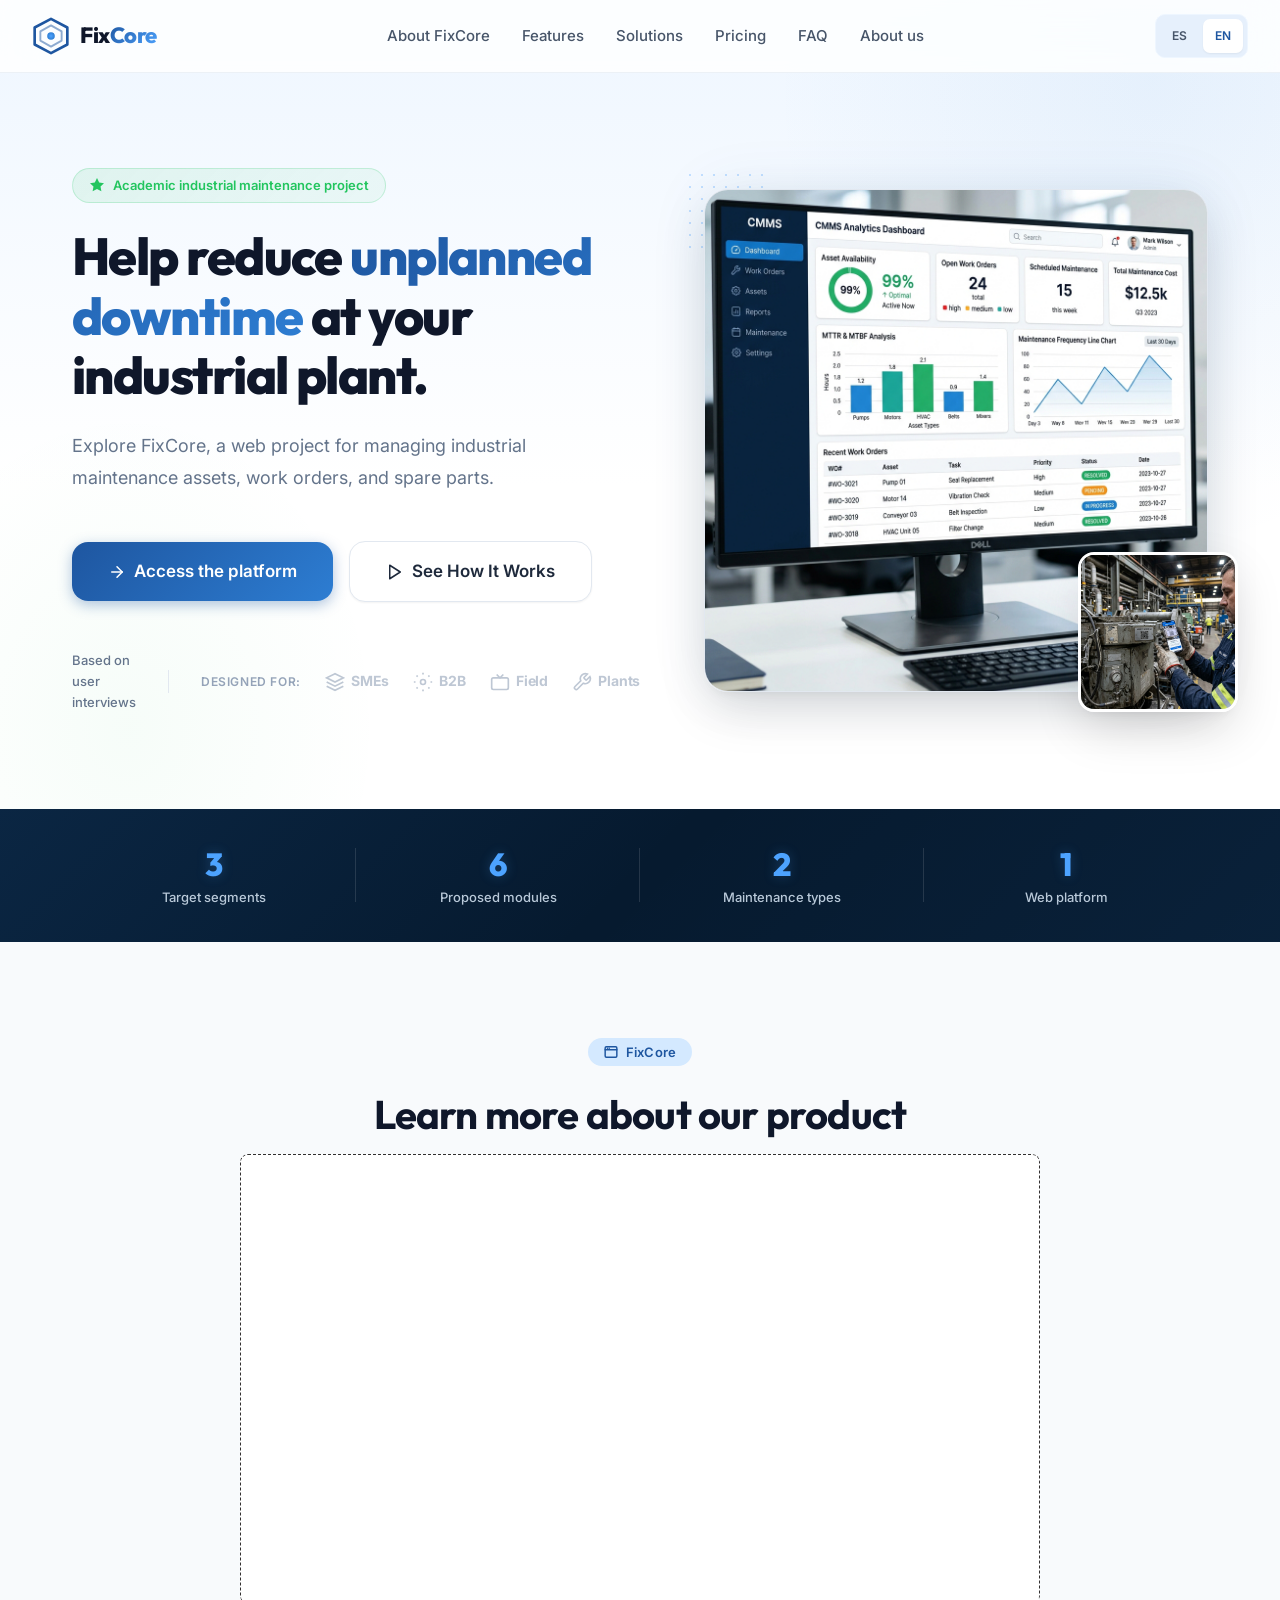
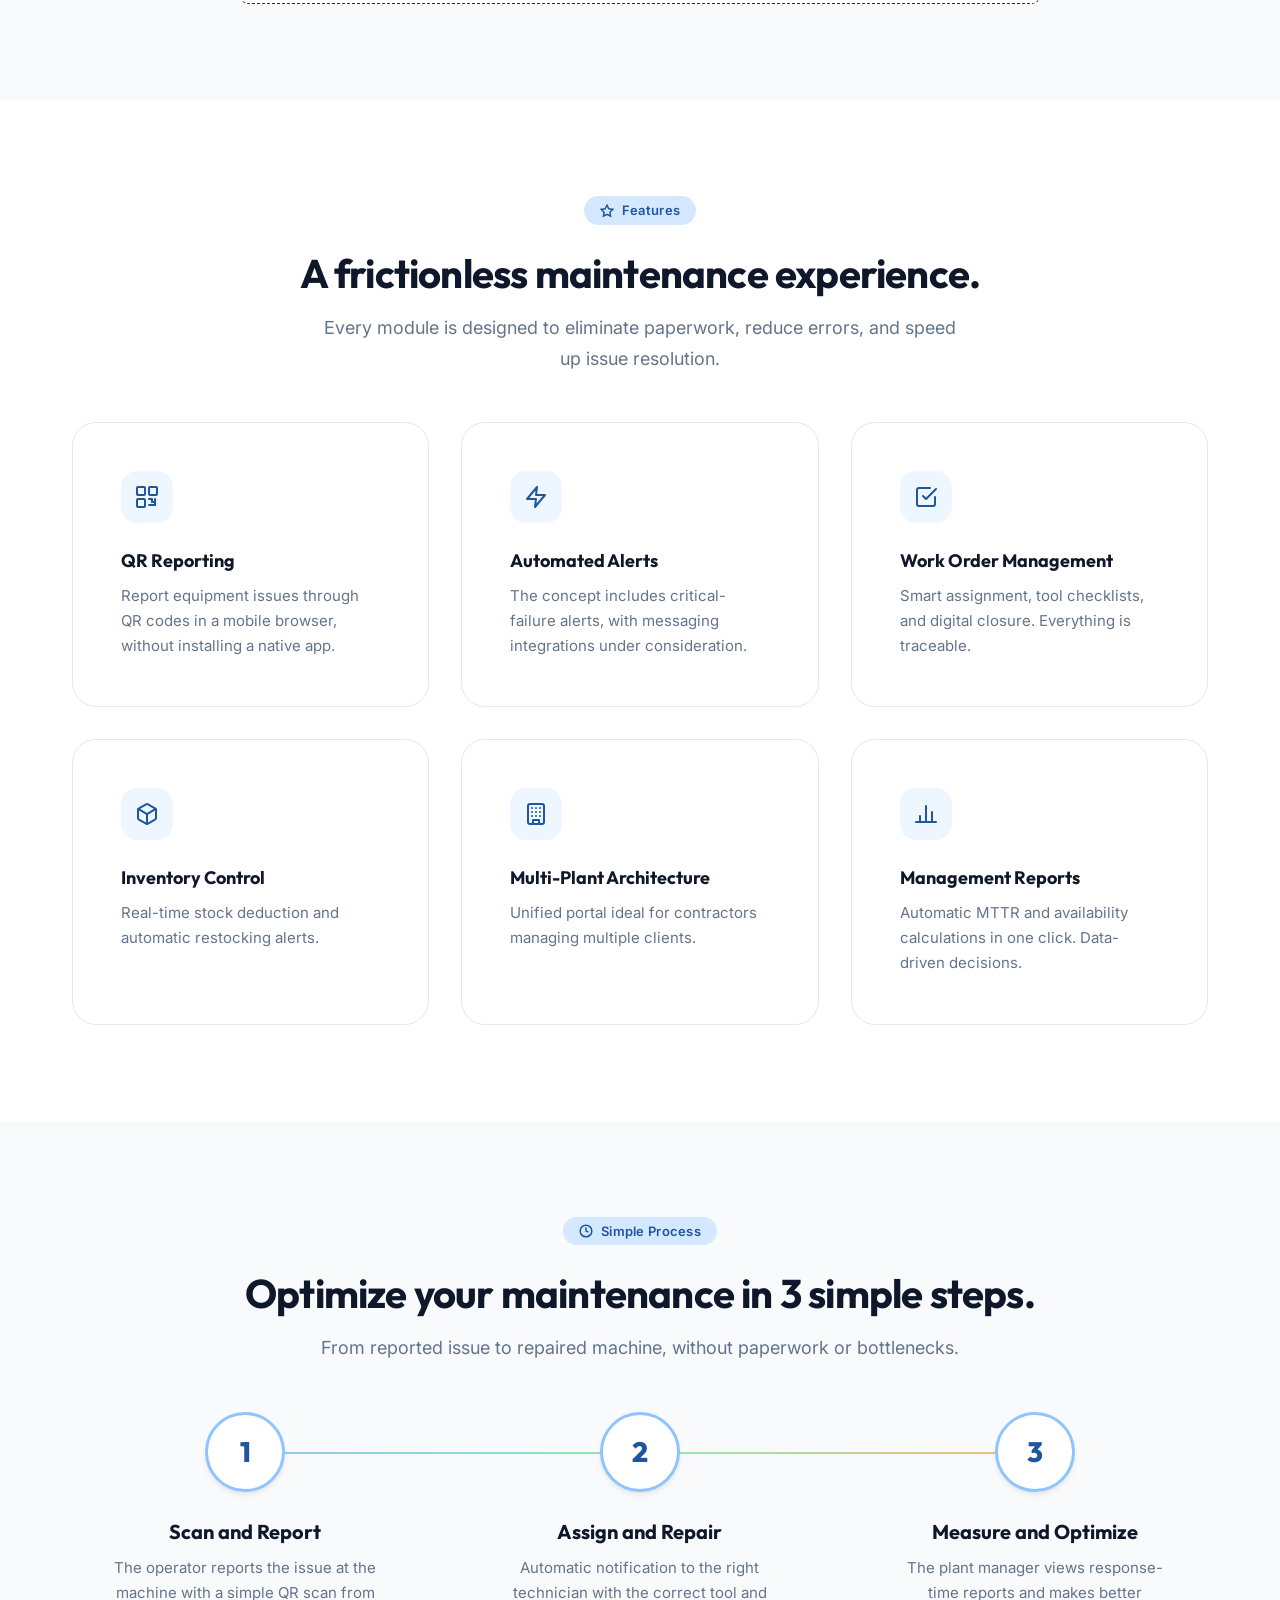
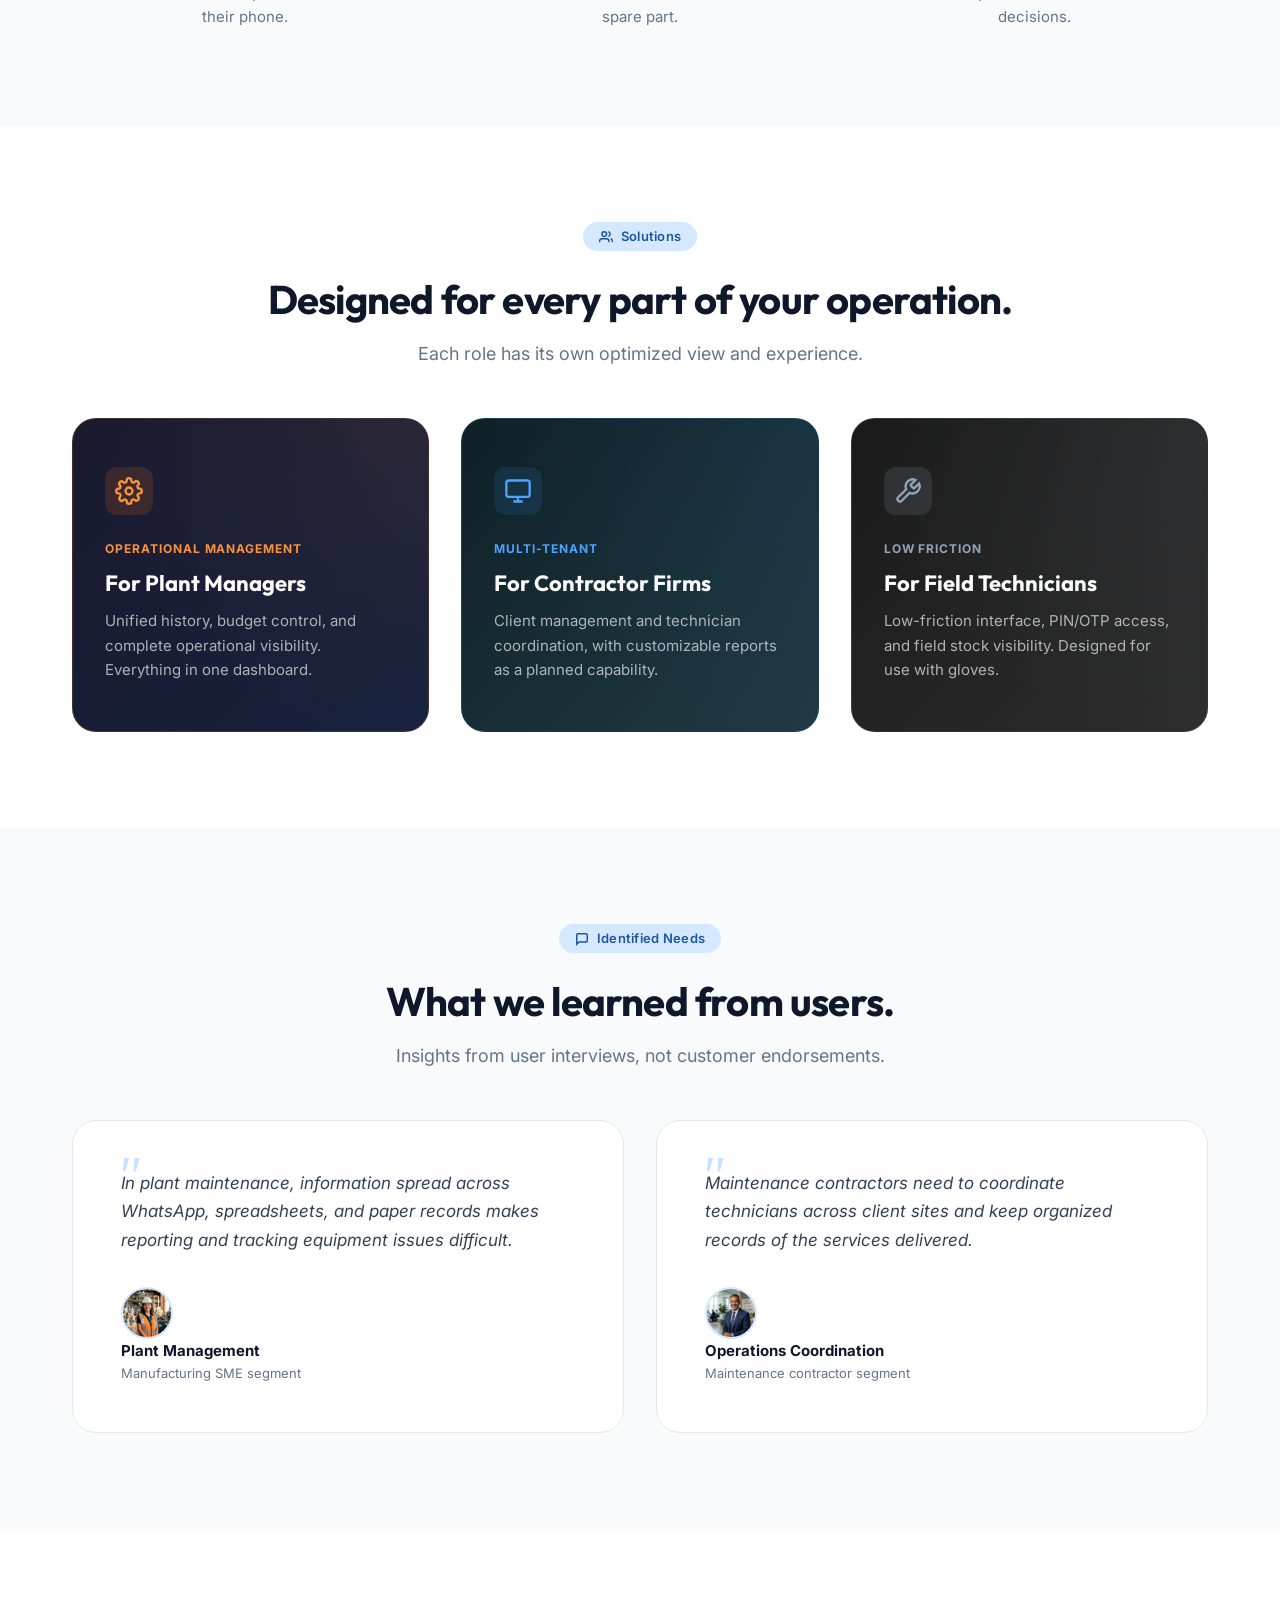
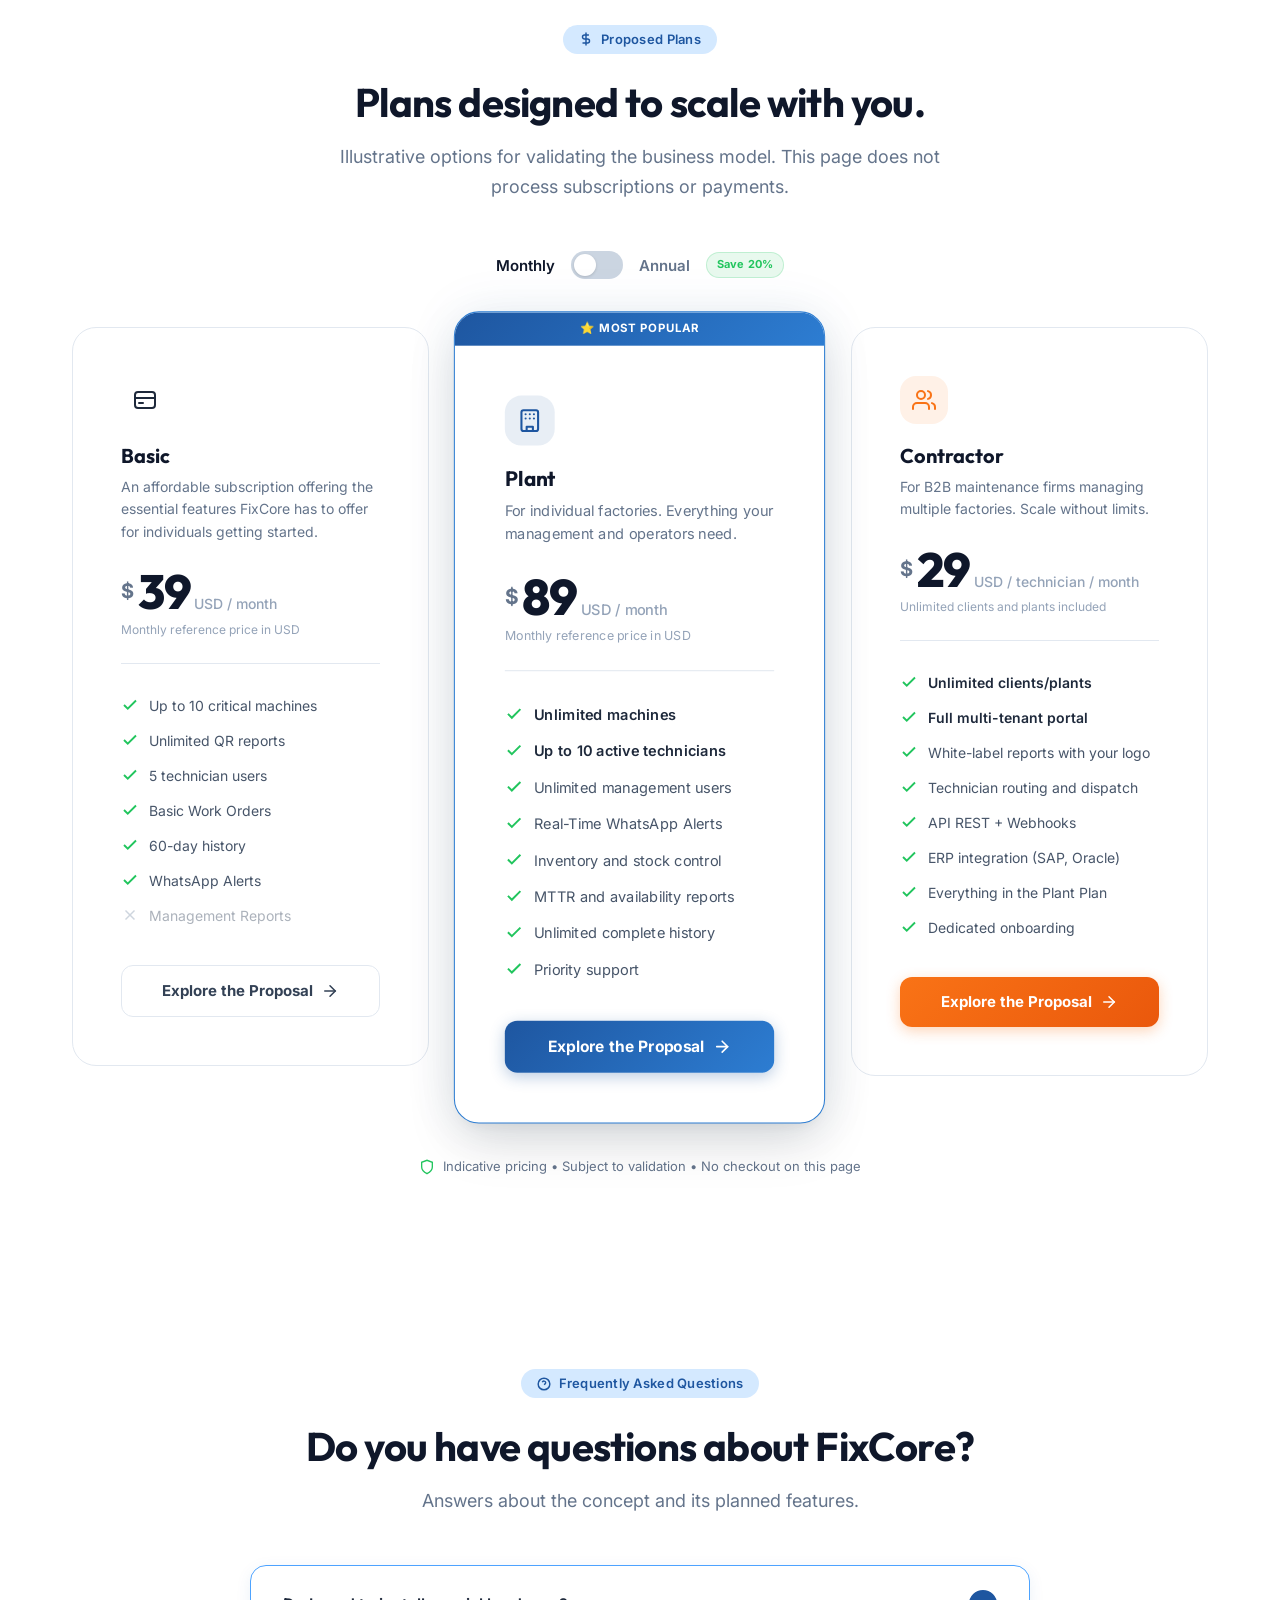
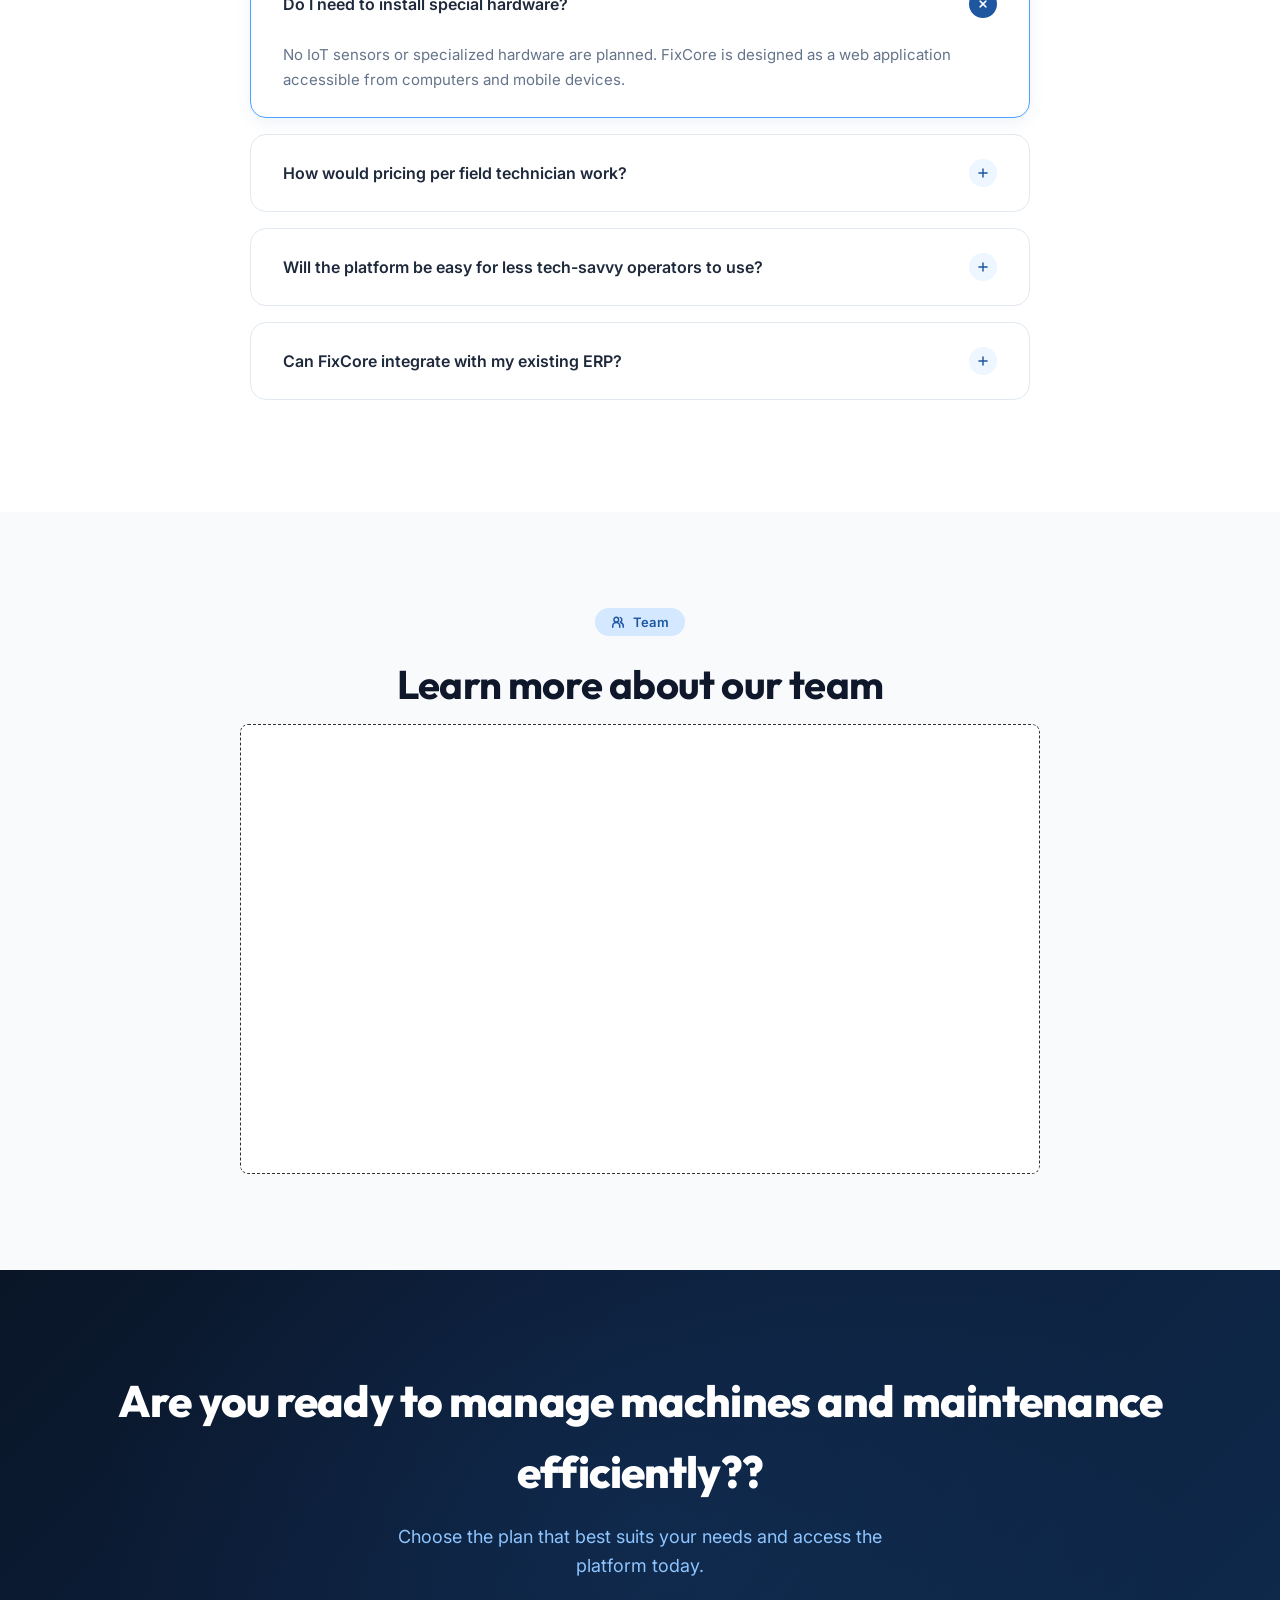
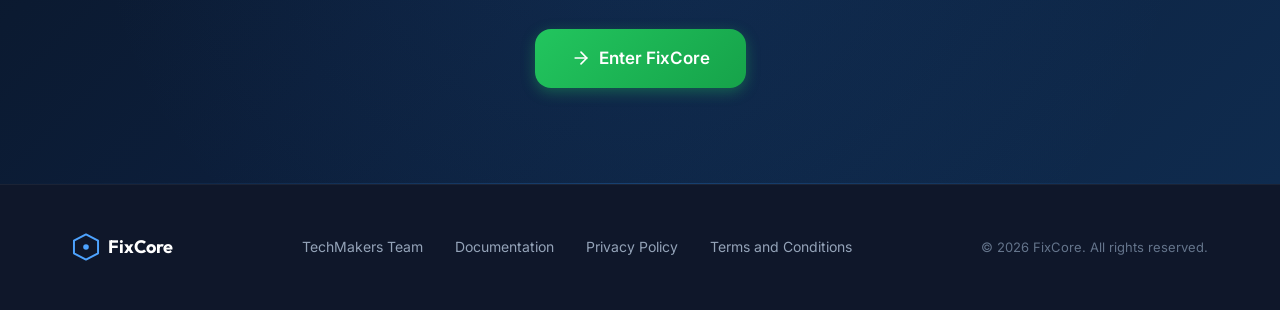
<file: index-en.html>
<!DOCTYPE html>
<html lang="en">
<head>
  <meta charset="UTF-8" />
  <meta name="viewport" content="width=device-width, initial-scale=1.0" />
  <title>FixCore — CMMS Platform for Industrial Maintenance Management</title>
  <meta name="description" content="Explore FixCore, a web project for managing industrial maintenance assets, work orders, and spare parts." />

  <link rel="preconnect" href="https://fonts.googleapis.com" />
  <link rel="preconnect" href="https://fonts.gstatic.com" crossorigin />
  <link href="https://fonts.googleapis.com/css2?family=Inter:wght@400;500;600;700;800&family=Outfit:wght@400;500;600;700;800&display=swap" rel="stylesheet" />

  <link rel="stylesheet" href="public/assets/styles/style.css" />
  <link rel="alternate" hreflang="es" href="https://techmakers-upc.github.io/Landing-Page/index.html" />
  <link rel="alternate" hreflang="en" href="https://techmakers-upc.github.io/Landing-Page/index-en.html" />
  <link rel="alternate" hreflang="x-default" href="https://techmakers-upc.github.io/Landing-Page/index.html" />
  <style>
    .faq-item__header { width: 100%; background: transparent; color: inherit; text-align: left; }
    button.pricing__toggle-label { background: transparent; font-family: inherit; }
    a:focus-visible, button:focus-visible { outline: 3px solid #2d7dd2; outline-offset: 4px; }
    .pricing__toggle-label:focus-visible { border-radius: 3px; }
    @media (prefers-reduced-motion: reduce) { html { scroll-behavior: auto; } }
  </style>

  <link rel="icon" href="data:image/svg+xml,<svg xmlns='http://www.w3.org/2000/svg' viewBox='0 0 32 32'><rect width='32' height='32' rx='6' fill='%230a1628'/><polygon points='16,4 28,10 28,22 16,28 4,22 4,10' fill='none' stroke='%232d7dd2' stroke-width='2.5'/><circle cx='16' cy='16' r='4' fill='%234da3ff'/></svg>" />
</head>
<body>

<header class="header" id="header">
  <div class="header__inner">
    <a href="#hero" class="header__logo" id="logo">
      <svg class="header__logo-icon" width="36" height="36" viewBox="0 0 100 100" fill="none" xmlns="http://www.w3.org/2000/svg">
        <polygon points="50,5 93,27.5 93,72.5 50,95 7,72.5 7,27.5" fill="none" stroke="url(#logoGrad)" stroke-width="7" stroke-linejoin="round"/>
        <polygon points="50,22 78,38 78,62 50,78 22,62 22,38" fill="none" stroke="url(#logoGrad)" stroke-width="5" stroke-linejoin="round" opacity="0.5"/>
        <circle cx="50" cy="50" r="10" fill="url(#dotGrad)"/>
        <defs>
          <linearGradient id="logoGrad" x1="0" y1="0" x2="100" y2="100">
            <stop offset="0%" stop-color="#1e56a0"/>
            <stop offset="100%" stop-color="#4da3ff"/>
          </linearGradient>
          <radialGradient id="dotGrad" cx="50%" cy="50%" r="50%">
            <stop offset="0%" stop-color="#4da3ff"/>
            <stop offset="100%" stop-color="#2d7dd2"/>
          </radialGradient>
        </defs>
      </svg>
      <span class="header__logo-text">Fix<span>Core</span></span>
    </a>

    <nav class="header__nav" id="mainNav">
      <a href="#about-product">About FixCore</a>
      <a href="#features">Features</a>
      <a href="#solutions">Solutions</a>
      <a href="#pricing">Pricing</a>
      <a href="#faq">FAQ</a>
      <a href="#about-team">About us</a>
    </nav>

    <div class="header__actions">
      <div class="lang-toggle">
        <a href="./index.html" class="lang-toggle__btn" onclick="saveScroll()">ES</a>
        <a href="./index-en.html" class="lang-toggle__btn active" onclick="saveScroll()">EN</a>
      </div>
    </div>

    <button type="button" class="header__mobile-toggle" id="mobileToggle" aria-label="Open menu" aria-controls="mainNav" aria-expanded="false">
      <span></span>
      <span></span>
      <span></span>
    </button>
  </div>
</header>

<main>
  <section class="hero" id="hero">
    <div class="container hero__inner">
      <div class="hero__content">

        <div class="hero__badge">
          <svg width="16" height="16" viewBox="0 0 16 16" fill="none">
            <path d="M8 1L10.2 5.5L15 6.2L11.5 9.6L12.4 14.3L8 12L3.6 14.3L4.5 9.6L1 6.2L5.8 5.5L8 1Z" fill="currentColor"/>
          </svg>
          Academic industrial maintenance project
        </div>

        <h1 class="hero__title">
          Help reduce <span>unplanned downtime</span> at your industrial plant.
        </h1>

        <p class="hero__subtitle">
          Explore FixCore, a web project for managing industrial maintenance assets, work orders, and spare parts.
        </p>

        <div class="hero__cta">
          <a href="https://fixcore-frontend-eight.vercel.app/start" class="btn btn--primary btn--lg" id="heroPrimaryBtn">
            <svg width="18" height="18" viewBox="0 0 24 24" fill="none" stroke="currentColor" stroke-width="2" stroke-linecap="round" stroke-linejoin="round"><path d="M5 12h14"/><path d="M12 5l7 7-7 7"/></svg>
            Access the platform
          </a>
          <a href="#how-it-works" class="btn btn--secondary btn--lg" id="heroSecondaryBtn">
            <svg width="18" height="18" viewBox="0 0 24 24" fill="none" stroke="currentColor" stroke-width="2" stroke-linecap="round" stroke-linejoin="round"><polygon points="5 3 19 12 5 21 5 3"/></svg>
            See How It Works
          </a>
        </div>

        <div class="hero__social-proof">
          <div class="hero__stars"><span class="hero__stars-text">Based on user interviews</span></div>

          <div class="hero__logos">
            <span>Designed for:</span>
            <div class="hero__logo-item">
              <svg viewBox="0 0 24 24" fill="none" stroke="currentColor" stroke-width="2"><path d="M12 2L2 7l10 5 10-5-10-5z"/><path d="M2 17l10 5 10-5"/><path d="M2 12l10 5 10-5"/></svg>
              SMEs
            </div>
            <div class="hero__logo-item">
              <svg viewBox="0 0 24 24" fill="none" stroke="currentColor" stroke-width="2"><circle cx="12" cy="12" r="3"/><path d="M12 1v2M12 21v2M4.22 4.22l1.42 1.42M18.36 18.36l1.42 1.42M1 12h2M21 12h2M4.22 19.78l1.42-1.42M18.36 5.64l1.42-1.42"/></svg>
              B2B
            </div>
            <div class="hero__logo-item">
              <svg viewBox="0 0 24 24" fill="none" stroke="currentColor" stroke-width="2"><rect x="2" y="7" width="20" height="14" rx="2"/><path d="M16 3l-4 4-4-4"/></svg>
              Field
            </div>
            <div class="hero__logo-item">
              <svg viewBox="0 0 24 24" fill="none" stroke="currentColor" stroke-width="2"><path d="M14.7 6.3a1 1 0 000 1.4l1.6 1.6a1 1 0 001.4 0l3.77-3.77a6 6 0 01-7.94 7.94l-6.91 6.91a2.12 2.12 0 01-3-3l6.91-6.91a6 6 0 017.94-7.94l-3.76 3.76z"/></svg>
              Plants
            </div>
          </div>
        </div>
      </div>

      <div class="hero__visual">
        <div class="hero__visual-dashboard">
          <img src="public/assets/images/dashboard-mockup.png" alt="FixCore Dashboard - MTTR and asset availability charts" loading="eager" />
        </div>
        <div class="hero__visual-phone">
          <img src="public/assets/images/phone-qr-mockup.png" alt="FixCore mobile app scanning an industrial QR code" loading="eager" />
        </div>
      </div>
    </div>
  </section>

  <section class="stats-bar" id="stats">
    <div class="container stats-bar__inner">
      <div class="stats-bar__item animate-on-scroll">
        <div class="stats-bar__number"><span data-count="3">0</span></div>
        <div class="stats-bar__label">Target segments</div>
      </div>
      <div class="stats-bar__item animate-on-scroll">
        <div class="stats-bar__number"><span data-count="6">0</span></div>
        <div class="stats-bar__label">Proposed modules</div>
      </div>
      <div class="stats-bar__item animate-on-scroll">
        <div class="stats-bar__number"><span data-count="2">0</span></div>
        <div class="stats-bar__label">Maintenance types</div>
      </div>
      <div class="stats-bar__item animate-on-scroll">
        <div class="stats-bar__number"><span data-count="1">0</span></div>
        <div class="stats-bar__label">Web platform</div>
      </div>
    </div>
  </section>

  <section class="about-product section section--light" id="about-product">
    <div class="container">
      <div class="text-center">
      <span class="section-badge"><svg width="14" height="14" viewBox="0 0 24 24" fill="none" stroke="currentColor" stroke-width="2.5" stroke-linecap="round" stroke-linejoin="round">
        <rect x="2" y="3" width="20" height="18" rx="2"/>
        <path d="M2 8h20"/>
        <path d="M6 5.5h.01M9 5.5h.01"/></svg>
        FixCore
      </span> 
        <h2 class="section-title">Learn more about our product</h2>
      </div>
      
    <div class="video-container">
      <div class="video-placeholder"></div>
    </div>
    
    </div>
    
  </section>

  <section class="features section" id="features">
    <div class="container">
      <div class="text-center">
        <span class="section-badge">
          <svg width="14" height="14" viewBox="0 0 24 24" fill="none" stroke="currentColor" stroke-width="2.5"><path d="M12 2l3.09 6.26L22 9.27l-5 4.87 1.18 6.88L12 17.77l-6.18 3.25L7 14.14 2 9.27l6.91-1.01L12 2z"/></svg>
          Features
        </span>
        <h2 class="section-title">A frictionless maintenance experience.</h2>
        <p class="section-subtitle">Every module is designed to eliminate paperwork, reduce errors, and speed up issue resolution.</p>
      </div>

      <div class="features__grid">

        <div class="feature-card animate-on-scroll" id="featureQR">
          <div class="feature-card__icon">
            <svg viewBox="0 0 24 24" fill="none" stroke="currentColor" stroke-width="2" stroke-linecap="round" stroke-linejoin="round">
              <rect x="2" y="2" width="8" height="8" rx="1"/><rect x="14" y="2" width="8" height="8" rx="1"/>
              <rect x="2" y="14" width="8" height="8" rx="1"/><path d="M14 14h3v3"/><path d="M20 14v3h-3"/><path d="M14 20h6"/><path d="M20 20v-3"/>
            </svg>
          </div>
          <h3 class="feature-card__title">QR Reporting</h3>
          <p class="feature-card__desc">Report equipment issues through QR codes in a mobile browser, without installing a native app.</p>
        </div>

        <div class="feature-card animate-on-scroll" id="featureAlerts">
          <div class="feature-card__icon">
            <svg viewBox="0 0 24 24" fill="none" stroke="currentColor" stroke-width="2" stroke-linecap="round" stroke-linejoin="round">
              <polygon points="13 2 3 14 12 14 11 22 21 10 12 10 13 2"/>
            </svg>
          </div>
          <h3 class="feature-card__title">Automated Alerts</h3>
          <p class="feature-card__desc">The concept includes critical-failure alerts, with messaging integrations under consideration.</p>
        </div>

        <div class="feature-card animate-on-scroll" id="featureOTs">
          <div class="feature-card__icon">
            <svg viewBox="0 0 24 24" fill="none" stroke="currentColor" stroke-width="2" stroke-linecap="round" stroke-linejoin="round">
              <path d="M9 11l3 3L22 4"/><path d="M21 12v7a2 2 0 01-2 2H5a2 2 0 01-2-2V5a2 2 0 012-2h11"/>
            </svg>
          </div>
          <h3 class="feature-card__title">Work Order Management</h3>
          <p class="feature-card__desc">Smart assignment, tool checklists, and digital closure. Everything is traceable.</p>
        </div>

        <div class="feature-card animate-on-scroll" id="featureInventory">
          <div class="feature-card__icon">
            <svg viewBox="0 0 24 24" fill="none" stroke="currentColor" stroke-width="2" stroke-linecap="round" stroke-linejoin="round">
              <path d="M21 16V8a2 2 0 00-1-1.73l-7-4a2 2 0 00-2 0l-7 4A2 2 0 003 8v8a2 2 0 001 1.73l7 4a2 2 0 002 0l7-4A2 2 0 0021 16z"/>
              <polyline points="3.27 6.96 12 12.01 20.73 6.96"/><line x1="12" y1="22.08" x2="12" y2="12"/>
            </svg>
          </div>
          <h3 class="feature-card__title">Inventory Control</h3>
          <p class="feature-card__desc">Real-time stock deduction and automatic restocking alerts.</p>
        </div>

        <div class="feature-card animate-on-scroll" id="featureMultiPlant">
          <div class="feature-card__icon">
            <svg viewBox="0 0 24 24" fill="none" stroke="currentColor" stroke-width="2" stroke-linecap="round" stroke-linejoin="round">
              <rect x="4" y="2" width="16" height="20" rx="2"/><path d="M9 22v-4h6v4"/><path d="M8 6h.01"/><path d="M16 6h.01"/><path d="M12 6h.01"/>
              <path d="M12 10h.01"/><path d="M16 10h.01"/><path d="M8 10h.01"/><path d="M12 14h.01"/><path d="M16 14h.01"/><path d="M8 14h.01"/>
            </svg>
          </div>
          <h3 class="feature-card__title">Multi-Plant Architecture</h3>
          <p class="feature-card__desc">Unified portal ideal for contractors managing multiple clients.</p>
        </div>

        <div class="feature-card animate-on-scroll" id="featureReports">
          <div class="feature-card__icon">
            <svg viewBox="0 0 24 24" fill="none" stroke="currentColor" stroke-width="2" stroke-linecap="round" stroke-linejoin="round">
              <line x1="18" y1="20" x2="18" y2="10"/><line x1="12" y1="20" x2="12" y2="4"/><line x1="6" y1="20" x2="6" y2="14"/>
              <line x1="2" y1="20" x2="22" y2="20"/>
            </svg>
          </div>
          <h3 class="feature-card__title">Management Reports</h3>
          <p class="feature-card__desc">Automatic MTTR and availability calculations in one click. Data-driven decisions.</p>
        </div>
      </div>
    </div>
  </section>

  <section class="how-it-works section section--light" id="how-it-works">
    <div class="container">
      <div class="text-center">
        <span class="section-badge">
          <svg width="14" height="14" viewBox="0 0 24 24" fill="none" stroke="currentColor" stroke-width="2.5"><circle cx="12" cy="12" r="10"/><polyline points="12 6 12 12 16 14"/></svg>
          Simple Process
        </span>
        <h2 class="section-title">Optimize your maintenance in 3 simple steps.</h2>
        <p class="section-subtitle">From reported issue to repaired machine, without paperwork or bottlenecks.</p>
      </div>

      <div class="how-it-works__steps">
        <div class="step-card animate-on-scroll" id="step1">
          <div class="step-card__number">1</div>
          <h3 class="step-card__title">Scan and Report</h3>
          <p class="step-card__desc">The operator reports the issue at the machine with a simple QR scan from their phone.</p>
        </div>

        <div class="step-card animate-on-scroll" id="step2">
          <div class="step-card__number">2</div>
          <h3 class="step-card__title">Assign and Repair</h3>
          <p class="step-card__desc">Automatic notification to the right technician with the correct tool and spare part.</p>
        </div>

        <div class="step-card animate-on-scroll" id="step3">
          <div class="step-card__number">3</div>
          <h3 class="step-card__title">Measure and Optimize</h3>
          <p class="step-card__desc">The plant manager views response-time reports and makes better decisions.</p>
        </div>
      </div>
    </div>
  </section>

  <section class="solutions section" id="solutions">
    <div class="container">
      <div class="text-center">
        <span class="section-badge">
          <svg width="14" height="14" viewBox="0 0 24 24" fill="none" stroke="currentColor" stroke-width="2.5"><path d="M17 21v-2a4 4 0 00-4-4H5a4 4 0 00-4 4v2"/><circle cx="9" cy="7" r="4"/><path d="M23 21v-2a4 4 0 00-3-3.87"/><path d="M16 3.13a4 4 0 010 7.75"/></svg>
          Solutions
        </span>
        <h2 class="section-title">Designed for every part of your operation.</h2>
        <p class="section-subtitle">Each role has its own optimized view and experience.</p>
      </div>

      <div class="solutions__grid">

        <div class="solution-card solution-card--orange animate-on-scroll" id="solutionPlant">
          <div class="solution-card__icon">
            <svg width="28" height="28" viewBox="0 0 24 24" fill="none" stroke="currentColor" stroke-width="2"><path d="M12 15a3 3 0 100-6 3 3 0 000 6z"/><path d="M19.4 15a1.65 1.65 0 00.33 1.82l.06.06a2 2 0 01-2.83 2.83l-.06-.06a1.65 1.65 0 00-1.82-.33 1.65 1.65 0 00-1 1.51V21a2 2 0 01-4 0v-.09A1.65 1.65 0 009 19.4a1.65 1.65 0 00-1.82.33l-.06.06a2 2 0 01-2.83-2.83l.06-.06a1.65 1.65 0 00.33-1.82 1.65 1.65 0 00-1.51-1H3a2 2 0 010-4h.09A1.65 1.65 0 004.6 9a1.65 1.65 0 00-.33-1.82l-.06-.06a2 2 0 112.83-2.83l.06.06a1.65 1.65 0 001.82.33H9a1.65 1.65 0 001-1.51V3a2 2 0 014 0v.09a1.65 1.65 0 001 1.51 1.65 1.65 0 001.82-.33l.06-.06a2 2 0 012.83 2.83l-.06.06a1.65 1.65 0 00-.33 1.82V9c.26.604.852.997 1.51 1H21a2 2 0 010 4h-.09a1.65 1.65 0 00-1.51 1z"/></svg>
          </div>
          <span class="solution-card__tag">Operational Management</span>
          <h3 class="solution-card__title">For Plant Managers</h3>
          <p class="solution-card__desc">Unified history, budget control, and complete operational visibility. Everything in one dashboard.</p>
        </div>

        <div class="solution-card solution-card--blue animate-on-scroll" id="solutionContractor">
          <div class="solution-card__icon">
            <svg width="28" height="28" viewBox="0 0 24 24" fill="none" stroke="currentColor" stroke-width="2"><rect x="2" y="3" width="20" height="14" rx="2"/><line x1="8" y1="21" x2="16" y2="21"/><line x1="12" y1="17" x2="12" y2="21"/></svg>
          </div>
          <span class="solution-card__tag">Multi-Tenant</span>
          <h3 class="solution-card__title">For Contractor Firms</h3>
          <p class="solution-card__desc">Client management and technician coordination, with customizable reports as a planned capability.</p>
        </div>

        <div class="solution-card solution-card--dark animate-on-scroll" id="solutionTech">
          <div class="solution-card__icon">
            <svg width="28" height="28" viewBox="0 0 24 24" fill="none" stroke="currentColor" stroke-width="2"><path d="M14.7 6.3a1 1 0 000 1.4l1.6 1.6a1 1 0 001.4 0l3.77-3.77a6 6 0 01-7.94 7.94l-6.91 6.91a2.12 2.12 0 01-3-3l6.91-6.91a6 6 0 017.94-7.94l-3.76 3.76z"/></svg>
          </div>
          <span class="solution-card__tag">Low Friction</span>
          <h3 class="solution-card__title">For Field Technicians</h3>
          <p class="solution-card__desc">Low-friction interface, PIN/OTP access, and field stock visibility. Designed for use with gloves.</p>
        </div>
      </div>
    </div>
  </section>

  <section class="testimonials section section--light" id="testimonials">
    <div class="container">
      <div class="text-center">
        <span class="section-badge">
          <svg width="14" height="14" viewBox="0 0 24 24" fill="none" stroke="currentColor" stroke-width="2.5"><path d="M21 15a2 2 0 01-2 2H7l-4 4V5a2 2 0 012-2h14a2 2 0 012 2z"/></svg>
          Identified Needs
        </span>
        <h2 class="section-title">What we learned from users.</h2>
        <p class="section-subtitle">Insights from user interviews, not customer endorsements.</p>
      </div>

      <div class="testimonials__grid">

        <div class="testimonial-card animate-on-scroll" id="testimonial1">

          <p class="testimonial-card__quote">
            In plant maintenance, information spread across WhatsApp, spreadsheets, and paper records makes reporting and tracking equipment issues difficult.
          </p>
          <div class="testimonial-card__author">
            <img class="testimonial-card__avatar" src="public/assets/images/testimonial-carla.png" alt="Illustration of a plant manager profile" />
            <div>
              <div class="testimonial-card__name">Plant Management</div>
              <div class="testimonial-card__role">Manufacturing SME segment</div>
            </div>
          </div>
        </div>

        <div class="testimonial-card animate-on-scroll" id="testimonial2">

          <p class="testimonial-card__quote">
            Maintenance contractors need to coordinate technicians across client sites and keep organized records of the services delivered.
          </p>
          <div class="testimonial-card__author">
            <img class="testimonial-card__avatar" src="public/assets/images/testimonial-victor.png" alt="Illustration of an operations coordinator profile" />
            <div>
              <div class="testimonial-card__name">Operations Coordination</div>
              <div class="testimonial-card__role">Maintenance contractor segment</div>
            </div>
          </div>
        </div>
      </div>
    </div>
  </section>

  <section class="pricing section" id="pricing">
    <div class="container">
      <div class="text-center">
        <span class="section-badge">
          <svg width="14" height="14" viewBox="0 0 24 24" fill="none" stroke="currentColor" stroke-width="2.5"><line x1="12" y1="1" x2="12" y2="23"/><path d="M17 5H9.5a3.5 3.5 0 000 7h5a3.5 3.5 0 010 7H6"/></svg>
          Proposed Plans
        </span>
        <h2 class="section-title">Plans designed to scale with you.</h2>
        <p class="section-subtitle">Illustrative options for validating the business model. This page does not process subscriptions or payments.</p>
      </div>

      <div class="pricing__toggle">
        <button type="button" class="pricing__toggle-label active" id="toggleMonthly" onclick="togglePricing('monthly')" aria-pressed="true">Monthly</button>
        <button type="button" class="pricing__toggle-switch" id="pricingSwitch" onclick="togglePricingSwitch()" role="switch" aria-checked="false" aria-label="Switch between monthly and annual billing"></button>
        <button type="button" class="pricing__toggle-label" id="toggleAnnual" onclick="togglePricing('annual')" aria-pressed="false">Annual</button>
        <span class="pricing__save-badge">Save 20%</span>
      </div>

      <div class="pricing__grid">

        <div class="pricing-card animate-on-scroll" id="planFree">
          <div class="pricing-card__header">
            <div class="pricing-card__icon pricing-card__icon--free">
              <svg viewBox="0 0 24 24" fill="none" stroke="currentColor"
                  stroke-width="2" stroke-linecap="round" stroke-linejoin="round">
                  <rect x="2" y="4" width="20" height="16" rx="3"/>
                  <path d="M2 10h20"/>
                  <path d="M6 15h4"/>
              </svg>
            </div>
            <h3 class="pricing-card__name">Basic</h3>
            <p class="pricing-card__desc">An affordable subscription offering the essential features FixCore has to offer for individuals getting started.</p>
          </div>

          <div class="pricing-card__price">
            <span class="pricing-card__currency">$</span>
            <span class="pricing-card__amount" data-monthly="39" data-annual="29">39</span>
            <span class="pricing-card__period">USD / month</span>
          </div>
          <p class="pricing-card__period-note">
            <span class="pricing-annual-note" style="display:none;">Illustrative annual billing ($348/year)</span>
            <span class="pricing-monthly-note">Monthly reference price in USD</span>
          </p>

          <div class="pricing-card__divider"></div>

          <ul class="pricing-card__features">
            <li class="pricing-card__feature pricing-card__feature--included">
              <svg viewBox="0 0 24 24" fill="none" stroke="currentColor" stroke-width="2.5"><polyline points="20 6 9 17 4 12"/></svg>
              Up to 10 critical machines
            </li>
            <li class="pricing-card__feature pricing-card__feature--included">
              <svg viewBox="0 0 24 24" fill="none" stroke="currentColor" stroke-width="2.5"><polyline points="20 6 9 17 4 12"/></svg>
              Unlimited QR reports
            </li>
            <li class="pricing-card__feature pricing-card__feature--included">
              <svg viewBox="0 0 24 24" fill="none" stroke="currentColor" stroke-width="2.5"><polyline points="20 6 9 17 4 12"/></svg>
              5 technician users
            </li>
            <li class="pricing-card__feature pricing-card__feature--included">
              <svg viewBox="0 0 24 24" fill="none" stroke="currentColor" stroke-width="2.5"><polyline points="20 6 9 17 4 12"/></svg>
              Basic Work Orders
            </li>
            <li class="pricing-card__feature pricing-card__feature--included">
              <svg viewBox="0 0 24 24" fill="none" stroke="currentColor" stroke-width="2.5"><polyline points="20 6 9 17 4 12"/></svg>
              60-day history
            </li>
            <li class="pricing-card__feature pricing-card__feature--included">
              <svg viewBox="0 0 24 24" fill="none" stroke="currentColor" stroke-width="2.5"><polyline points="20 6 9 17 4 12"/></svg>
              WhatsApp Alerts
            </li>
            <li class="pricing-card__feature pricing-card__feature--excluded">
              <svg viewBox="0 0 24 24" fill="none" stroke="currentColor" stroke-width="2"><line x1="18" y1="6" x2="6" y2="18"/><line x1="6" y1="6" x2="18" y2="18"/></svg>
              Management Reports
            </li>
          </ul>

          <a href="https://fixcore-frontend-eight.vercel.app/start" class="pricing-card__cta pricing-card__cta--outline" id="ctaFree">
            Explore the Proposal
            <svg viewBox="0 0 24 24" fill="none" stroke="currentColor" stroke-width="2" stroke-linecap="round"><path d="M5 12h14"/><path d="M12 5l7 7-7 7"/></svg>
          </a>
        </div>

        <div class="pricing-card pricing-card--featured animate-on-scroll" id="planPlant">
          <div class="pricing-card__popular">⭐ Most Popular</div>
          <div class="pricing-card__header">
            <div class="pricing-card__icon pricing-card__icon--plant">
              <svg viewBox="0 0 24 24" fill="none" stroke="currentColor" stroke-width="2" stroke-linecap="round" stroke-linejoin="round"><rect x="4" y="2" width="16" height="20" rx="2"/><path d="M9 22v-4h6v4"/><path d="M8 6h.01"/><path d="M16 6h.01"/><path d="M12 6h.01"/><path d="M12 10h.01"/><path d="M16 10h.01"/><path d="M8 10h.01"/></svg>
            </div>
            <h3 class="pricing-card__name">Plant</h3>
            <p class="pricing-card__desc">For individual factories. Everything your management and operators need.</p>
          </div>

          <div class="pricing-card__price">
            <span class="pricing-card__currency">$</span>
            <span class="pricing-card__amount" data-monthly="89" data-annual="71">89</span>
            <span class="pricing-card__period">USD / month</span>
          </div>
          <p class="pricing-card__period-note">
            <span class="pricing-annual-note" style="display:none;">Illustrative annual billing ($852/year)</span>
            <span class="pricing-monthly-note">Monthly reference price in USD</span>
          </p>

          <div class="pricing-card__divider"></div>

          <ul class="pricing-card__features">
            <li class="pricing-card__feature pricing-card__feature--included pricing-card__feature--highlight">
              <svg viewBox="0 0 24 24" fill="none" stroke="currentColor" stroke-width="2.5"><polyline points="20 6 9 17 4 12"/></svg>
              Unlimited machines
            </li>
            <li class="pricing-card__feature pricing-card__feature--included pricing-card__feature--highlight">
              <svg viewBox="0 0 24 24" fill="none" stroke="currentColor" stroke-width="2.5"><polyline points="20 6 9 17 4 12"/></svg>
              Up to 10 active technicians
            </li>
            <li class="pricing-card__feature pricing-card__feature--included">
              <svg viewBox="0 0 24 24" fill="none" stroke="currentColor" stroke-width="2.5"><polyline points="20 6 9 17 4 12"/></svg>
              Unlimited management users
            </li>
            <li class="pricing-card__feature pricing-card__feature--included">
              <svg viewBox="0 0 24 24" fill="none" stroke="currentColor" stroke-width="2.5"><polyline points="20 6 9 17 4 12"/></svg>
              Real-Time WhatsApp Alerts
            </li>
            <li class="pricing-card__feature pricing-card__feature--included">
              <svg viewBox="0 0 24 24" fill="none" stroke="currentColor" stroke-width="2.5"><polyline points="20 6 9 17 4 12"/></svg>
              Inventory and stock control
            </li>
            <li class="pricing-card__feature pricing-card__feature--included">
              <svg viewBox="0 0 24 24" fill="none" stroke="currentColor" stroke-width="2.5"><polyline points="20 6 9 17 4 12"/></svg>
              MTTR and availability reports
            </li>
            <li class="pricing-card__feature pricing-card__feature--included">
              <svg viewBox="0 0 24 24" fill="none" stroke="currentColor" stroke-width="2.5"><polyline points="20 6 9 17 4 12"/></svg>
              Unlimited complete history
            </li>
            <li class="pricing-card__feature pricing-card__feature--included">
              <svg viewBox="0 0 24 24" fill="none" stroke="currentColor" stroke-width="2.5"><polyline points="20 6 9 17 4 12"/></svg>
              Priority support
            </li>
          </ul>

          <a href="https://fixcore-frontend-eight.vercel.app/start" class="pricing-card__cta pricing-card__cta--primary" id="ctaPlant">
            Explore the Proposal
            <svg viewBox="0 0 24 24" fill="none" stroke="currentColor" stroke-width="2" stroke-linecap="round"><path d="M5 12h14"/><path d="M12 5l7 7-7 7"/></svg>
          </a>
        </div>

        <div class="pricing-card animate-on-scroll" id="planContractor">
          <div class="pricing-card__header">
            <div class="pricing-card__icon pricing-card__icon--contractor">
              <svg viewBox="0 0 24 24" fill="none" stroke="currentColor" stroke-width="2" stroke-linecap="round" stroke-linejoin="round"><path d="M17 21v-2a4 4 0 00-4-4H5a4 4 0 00-4 4v2"/><circle cx="9" cy="7" r="4"/><path d="M23 21v-2a4 4 0 00-3-3.87"/><path d="M16 3.13a4 4 0 010 7.75"/></svg>
            </div>
            <h3 class="pricing-card__name">Contractor</h3>
            <p class="pricing-card__desc">For B2B maintenance firms managing multiple factories. Scale without limits.</p>
          </div>

          <div class="pricing-card__price">
            <span class="pricing-card__currency">$</span>
            <span class="pricing-card__amount" data-monthly="29" data-annual="23">29</span>
            <span class="pricing-card__period">USD / technician / month</span>
          </div>
          <p class="pricing-card__period-note">
            <span class="pricing-annual-note" style="display:none;">Illustrative annual billing ($276/technician/year)</span>
            <span class="pricing-monthly-note">Unlimited clients and plants included</span>
          </p>

          <div class="pricing-card__divider"></div>

          <ul class="pricing-card__features">
            <li class="pricing-card__feature pricing-card__feature--included pricing-card__feature--highlight">
              <svg viewBox="0 0 24 24" fill="none" stroke="currentColor" stroke-width="2.5"><polyline points="20 6 9 17 4 12"/></svg>
              Unlimited clients/plants
            </li>
            <li class="pricing-card__feature pricing-card__feature--included pricing-card__feature--highlight">
              <svg viewBox="0 0 24 24" fill="none" stroke="currentColor" stroke-width="2.5"><polyline points="20 6 9 17 4 12"/></svg>
              Full multi-tenant portal
            </li>
            <li class="pricing-card__feature pricing-card__feature--included">
              <svg viewBox="0 0 24 24" fill="none" stroke="currentColor" stroke-width="2.5"><polyline points="20 6 9 17 4 12"/></svg>
              White-label reports with your logo
            </li>
            <li class="pricing-card__feature pricing-card__feature--included">
              <svg viewBox="0 0 24 24" fill="none" stroke="currentColor" stroke-width="2.5"><polyline points="20 6 9 17 4 12"/></svg>
              Technician routing and dispatch
            </li>
            <li class="pricing-card__feature pricing-card__feature--included">
              <svg viewBox="0 0 24 24" fill="none" stroke="currentColor" stroke-width="2.5"><polyline points="20 6 9 17 4 12"/></svg>
              API REST + Webhooks
            </li>
            <li class="pricing-card__feature pricing-card__feature--included">
              <svg viewBox="0 0 24 24" fill="none" stroke="currentColor" stroke-width="2.5"><polyline points="20 6 9 17 4 12"/></svg>
              ERP integration (SAP, Oracle)
            </li>
            <li class="pricing-card__feature pricing-card__feature--included">
              <svg viewBox="0 0 24 24" fill="none" stroke="currentColor" stroke-width="2.5"><polyline points="20 6 9 17 4 12"/></svg>
              Everything in the Plant Plan
            </li>
            <li class="pricing-card__feature pricing-card__feature--included">
              <svg viewBox="0 0 24 24" fill="none" stroke="currentColor" stroke-width="2.5"><polyline points="20 6 9 17 4 12"/></svg>
              Dedicated onboarding
            </li>
          </ul>

          <a href="https://fixcore-frontend-eight.vercel.app/start" class="pricing-card__cta pricing-card__cta--orange" id="ctaContractor">
            Explore the Proposal
            <svg viewBox="0 0 24 24" fill="none" stroke="currentColor" stroke-width="2" stroke-linecap="round"><path d="M5 12h14"/><path d="M12 5l7 7-7 7"/></svg>
          </a>
        </div>

      </div>

      <div class="pricing__guarantee animate-on-scroll">
        <svg viewBox="0 0 24 24" fill="none" stroke="currentColor" stroke-width="2"><path d="M12 22s8-4 8-10V5l-8-3-8 3v7c0 6 8 10 8 10z"/></svg>
        Indicative pricing • Subject to validation • No checkout on this page
      </div>
    </div>
  </section>

  <section class="faq section" id="faq">
    <div class="container">
      <div class="text-center">
        <span class="section-badge">
          <svg width="14" height="14" viewBox="0 0 24 24" fill="none" stroke="currentColor" stroke-width="2.5"><circle cx="12" cy="12" r="10"/><path d="M9.09 9a3 3 0 015.83 1c0 2-3 3-3 3"/><line x1="12" y1="17" x2="12.01" y2="17"/></svg>
          Frequently Asked Questions
        </span>
        <h2 class="section-title">Do you have questions about FixCore?</h2>
        <p class="section-subtitle">Answers about the concept and its planned features.</p>
      </div>

      <div class="faq__list">
        <div class="faq-item active" id="faq1">
          <button type="button" class="faq-item__header" onclick="toggleFaq(this)" aria-expanded="true" aria-controls="faqAnswer1">
            <span class="faq-item__question">Do I need to install special hardware?</span>
            <span class="faq-item__icon">
              <svg viewBox="0 0 24 24" fill="none" stroke="currentColor" stroke-width="2.5" stroke-linecap="round"><line x1="12" y1="5" x2="12" y2="19"/><line x1="5" y1="12" x2="19" y2="12"/></svg>
            </span>
          </button>
          <div class="faq-item__body" id="faqAnswer1">
            <p class="faq-item__answer">No IoT sensors or specialized hardware are planned. FixCore is designed as a web application accessible from computers and mobile devices.</p>
          </div>
        </div>

        <div class="faq-item" id="faq2">
          <button type="button" class="faq-item__header" onclick="toggleFaq(this)" aria-expanded="false" aria-controls="faqAnswer2">
            <span class="faq-item__question">How would pricing per field technician work?</span>
            <span class="faq-item__icon">
              <svg viewBox="0 0 24 24" fill="none" stroke="currentColor" stroke-width="2.5" stroke-linecap="round"><line x1="12" y1="5" x2="12" y2="19"/><line x1="5" y1="12" x2="19" y2="12"/></svg>
            </span>
          </button>
          <div class="faq-item__body" id="faqAnswer2">
            <p class="faq-item__answer">The proposed pricing model considers licenses for active field technicians. Operators who only report failures would not count as paid technicians. Final terms still need validation.</p>
          </div>
        </div>

        <div class="faq-item" id="faq3">
          <button type="button" class="faq-item__header" onclick="toggleFaq(this)" aria-expanded="false" aria-controls="faqAnswer3">
            <span class="faq-item__question">Will the platform be easy for less tech-savvy operators to use?</span>
            <span class="faq-item__icon">
              <svg viewBox="0 0 24 24" fill="none" stroke="currentColor" stroke-width="2.5" stroke-linecap="round"><line x1="12" y1="5" x2="12" y2="19"/><line x1="5" y1="12" x2="19" y2="12"/></svg>
            </span>
          </button>
          <div class="faq-item__body" id="faqAnswer3">
            <p class="faq-item__answer">The platform aims to make failure reporting straightforward on mobile devices. Its ease of use will be evaluated through user testing and feedback.</p>
          </div>
        </div>

        <div class="faq-item" id="faq4">
          <button type="button" class="faq-item__header" onclick="toggleFaq(this)" aria-expanded="false" aria-controls="faqAnswer4">
            <span class="faq-item__question">Can FixCore integrate with my existing ERP?</span>
            <span class="faq-item__icon">
              <svg viewBox="0 0 24 24" fill="none" stroke="currentColor" stroke-width="2.5" stroke-linecap="round"><line x1="12" y1="5" x2="12" y2="19"/><line x1="5" y1="12" x2="19" y2="12"/></svg>
            </span>
          </button>
          <div class="faq-item__body" id="faqAnswer4">
            <p class="faq-item__answer">REST API and webhook integrations are planned capabilities. Their availability and ERP compatibility will be confirmed during development.</p>
          </div>
        </div>
      </div>
    </div>
  </section>

  <section class="about-team section section--light" id="about-team">
    <div class="container">
      <div class="text-center">
      <span class="section-badge"><svg width="14" height="14" viewBox="0 0 24 24" fill="none" stroke="currentColor" stroke-width="2.5" stroke-linecap="round" stroke-linejoin="round">
          <circle cx="9" cy="8" r="4"/>
          <path d="M3 21v-2a6 6 0 0 1 12 0v2"/>
          <path d="M16 4.5a4 4 0 0 1 0 7.5"/>
        <path d="M21 21v-2a6 6 0 0 0-4-5.65"/></svg>
        Team
      </span> 
        <h2 class="section-title">Learn more about our team</h2>
      </div>
      
    <div class="video-container">
      <div class="video-placeholder"></div>
    </div>
    
    </div>
    
  </section>

  <section class="bottom-cta" id="demo">
    <div class="container bottom-cta__inner">
      <h2 class="bottom-cta__title animate-on-scroll">Are you ready to manage machines and maintenance efficiently??</h2>
      <p class="bottom-cta__subtitle animate-on-scroll">Choose the plan that best suits your needs and access the platform today.</p>
      <a href="https://fixcore-frontend-eight.vercel.app/start" target="_blank" rel="noopener noreferrer" class="btn btn--green btn--lg animate-on-scroll" id="bottomCtaBtn">
        <svg width="20" height="20" viewBox="0 0 24 24" fill="none" stroke="currentColor" stroke-width="2" stroke-linecap="round" stroke-linejoin="round"><path d="M5 12h14"/><path d="M12 5l7 7-7 7"/></svg>
        Enter FixCore
      </a>
    </div>
  </section>

</main>
<footer class="footer" id="footer">
  <div class="container footer__inner">
    <a href="#hero" class="footer__logo">
      <svg width="28" height="28" viewBox="0 0 100 100" fill="none" xmlns="http://www.w3.org/2000/svg">
        <polygon points="50,5 93,27.5 93,72.5 50,95 7,72.5 7,27.5" fill="none" stroke="url(#footLogoGrad)" stroke-width="7" stroke-linejoin="round"/>
        <circle cx="50" cy="50" r="10" fill="#4da3ff"/>
        <defs>
          <linearGradient id="footLogoGrad" x1="0" y1="0" x2="100" y2="100">
            <stop offset="0%" stop-color="#4da3ff"/>
            <stop offset="100%" stop-color="#8ec5ff"/>
          </linearGradient>
        </defs>
      </svg>
      <span>FixCore</span>
    </a>

    <nav class="footer__links">
      <a href="https://github.com/TechMakers-upc" target="_blank" rel="noopener noreferrer" id="footerSupport">TechMakers Team</a>
      <a href="https://github.com/TechMakers-upc/Report" target="_blank" rel="noopener noreferrer" id="footerAPI">Documentation</a>
      <a href="privacy-en.html" id="footerPrivacy">Privacy Policy</a>
      <a href="terms-en.html" id="footerTerms">Terms and Conditions</a>
    </nav>

    <span class="footer__copy">&copy; 2026 FixCore. All rights reserved.</span>
  </div>
</footer>

<script>

  // ---- Language Toggle Scroll Position ----
  function saveScroll() {
    try { sessionStorage.setItem('langScroll', String(window.scrollY)); } catch (error) { /* Storage may be disabled. */ }
  }

  window.addEventListener('DOMContentLoaded', () => {
    let savedScroll = null;
    try {
      savedScroll = sessionStorage.getItem('langScroll');
      sessionStorage.removeItem('langScroll');
    } catch (error) { return; }
    if (savedScroll !== null && !Number.isNaN(Number(savedScroll))) {
      window.scrollTo({ top: Number(savedScroll), behavior: 'auto' });
    }
  });

  // ---- Header Scroll Effect ----
  const header = document.getElementById('header');
  let lastScroll = 0;

  window.addEventListener('scroll', () => {
    const currentScroll = window.scrollY;

    if (currentScroll > 20) {
      header.classList.add('scrolled');
    } else {
      header.classList.remove('scrolled');
    }

    lastScroll = currentScroll;
  });

  // ---- Mobile Menu Toggle ----
  const mobileToggle = document.getElementById('mobileToggle');
  const mainNav = document.getElementById('mainNav');

  mobileToggle.addEventListener('click', () => {
    mainNav.classList.toggle('active');
    mobileToggle.setAttribute('aria-expanded', String(mainNav.classList.contains('active')));

    const spans = mobileToggle.querySelectorAll('span');

    if (mainNav.classList.contains('active')) {
      spans[0].style.transform = 'rotate(45deg) translate(5px, 5px)';
      spans[1].style.opacity = '0';
      spans[2].style.transform = 'rotate(-45deg) translate(5px, -5px)';
    } else {
      spans[0].style.transform = 'none';
      spans[1].style.opacity = '1';
      spans[2].style.transform = 'none';
    }
  });

  // ---- Smooth Scroll for Nav Links ----
  document.querySelectorAll('a[href^="#"]').forEach(anchor => {
    anchor.addEventListener('click', function(e) {

      const href = this.getAttribute('href');
      if (!href || href === '#') {
        e.preventDefault();
        return;
      }
      const target = document.getElementById(href.slice(1));

      if (target) {
        e.preventDefault();

        target.scrollIntoView({
          behavior: 'smooth',
          block: 'start'
        });

        // Cerrar menú móvil
        mainNav.classList.remove('active');
        mobileToggle.setAttribute('aria-expanded', 'false');

        const spans = mobileToggle.querySelectorAll('span');

        spans[0].style.transform = 'none';
        spans[1].style.opacity = '1';
        spans[2].style.transform = 'none';
      }
    });
  });

  // ============================================================
  // PARTE 2: FEATURES & USAGE GUIDE SECTION
  // ============================================================

  // ---- Animaciones al hacer Scroll ----
  const observerOptions = {
    threshold: 0.15,
    rootMargin: '0px 0px -50px 0px'
  };

  const observer = new IntersectionObserver((entries) => {

    entries.forEach(entry => {

      if (entry.isIntersecting) {
        entry.target.classList.add('visible');
        observer.unobserve(entry.target);
      }

    });

  }, observerOptions);

  document.querySelectorAll('.animate-on-scroll').forEach(el => {
    observer.observe(el);
  });

  // ============================================================
  // PARTE 3: SEGMENTED BENEFITS & TESTIMONIALS
  // ============================================================

  // ---- Counter Animation ----
  const counterObserver = new IntersectionObserver((entries) => {

    entries.forEach(entry => {

      if (entry.isIntersecting) {

        const counters = entry.target.querySelectorAll('[data-count]');

        counters.forEach(counter => {

          const target = parseInt(
                  counter.getAttribute('data-count')
          );

          const isFixed =
                  counter.getAttribute('data-fixed') === 'true';

          if (isFixed) {
            counter.textContent = '0';
            return;
          }

          const duration = 2000;
          const increment = target / (duration / 16);
          let current = 0;

          const updateCounter = () => {

            current += increment;

            if (current < target) {

              counter.textContent =
                      Math.ceil(current).toLocaleString('es-MX');

              requestAnimationFrame(updateCounter);

            } else {

              counter.textContent =
                      target.toLocaleString('es-MX');

            }
          };

          updateCounter();

        });

        counterObserver.unobserve(entry.target);
      }

    });

  }, {
    threshold: 0.5
  });

  const statsSection = document.getElementById('stats');

  if (statsSection) {
    counterObserver.observe(statsSection);
  }

  // ============================================================
  // PARTE 4: MONTHLY & ANNUAL PRICING VIEWS
  // ============================================================

  // ---- Pricing Toggle (Monthly / Annual) ----
  let isAnnual = false;

  function togglePricingSwitch() {
    isAnnual = !isAnnual;
    updatePricingUI();
  }

  function togglePricing(mode) {
    isAnnual = mode === 'annual';
    updatePricingUI();
  }

  function updatePricingUI() {

    const switchEl =
            document.getElementById('pricingSwitch');
    switchEl.setAttribute('aria-checked', String(isAnnual));

    const monthlyLabel =
            document.getElementById('toggleMonthly');

    const annualLabel =
            document.getElementById('toggleAnnual');
    monthlyLabel.setAttribute('aria-pressed', String(!isAnnual));
    annualLabel.setAttribute('aria-pressed', String(isAnnual));

    // Cambiar estado del switch
    if (isAnnual) {

      switchEl.classList.add('active');

      monthlyLabel.classList.remove('active');
      annualLabel.classList.add('active');

    } else {

      switchEl.classList.remove('active');

      monthlyLabel.classList.add('active');
      annualLabel.classList.remove('active');

    }

    // Actualizar precios
    document
            .querySelectorAll('.pricing-card__amount[data-monthly]')
            .forEach(el => {

              const monthly =
                      el.getAttribute('data-monthly');

              const annual =
                      el.getAttribute('data-annual');

              const target =
                      isAnnual ? annual : monthly;

              el.style.transition =
                      'opacity 0.2s, transform 0.2s';

              el.style.opacity = '0';
              el.style.transform = 'translateY(-8px)';

              setTimeout(() => {

                el.textContent = target;

                el.style.opacity = '1';
                el.style.transform = 'translateY(0)';

              }, 200);

            });

    // Mostrar / ocultar notas
    document
            .querySelectorAll('.pricing-annual-note')
            .forEach(el => {

              el.style.display =
                      isAnnual ? 'inline' : 'none';

            });

    document
            .querySelectorAll('.pricing-monthly-note')
            .forEach(el => {

              el.style.display =
                      isAnnual ? 'none' : 'inline';

            });

  }

  // ============================================================
  // PARTE 5: FAQ COMPONENT & SUPPORT
  // ============================================================

  // ---- FAQ Accordion ----
  function toggleFaq(headerEl) {

    const faqItem = headerEl.parentElement;

    const isActive =
            faqItem.classList.contains('active');

    // Cerrar los demás FAQ
    document.querySelectorAll('.faq-item').forEach(item => {
      item.classList.remove('active');
      item.querySelector('.faq-item__header').setAttribute('aria-expanded', 'false');
    });

    // Abrir el FAQ seleccionado
    if (!isActive) {
      faqItem.classList.add('active');
      headerEl.setAttribute('aria-expanded', 'true');
    }

  }

</script>
</body>
</html>
</file>
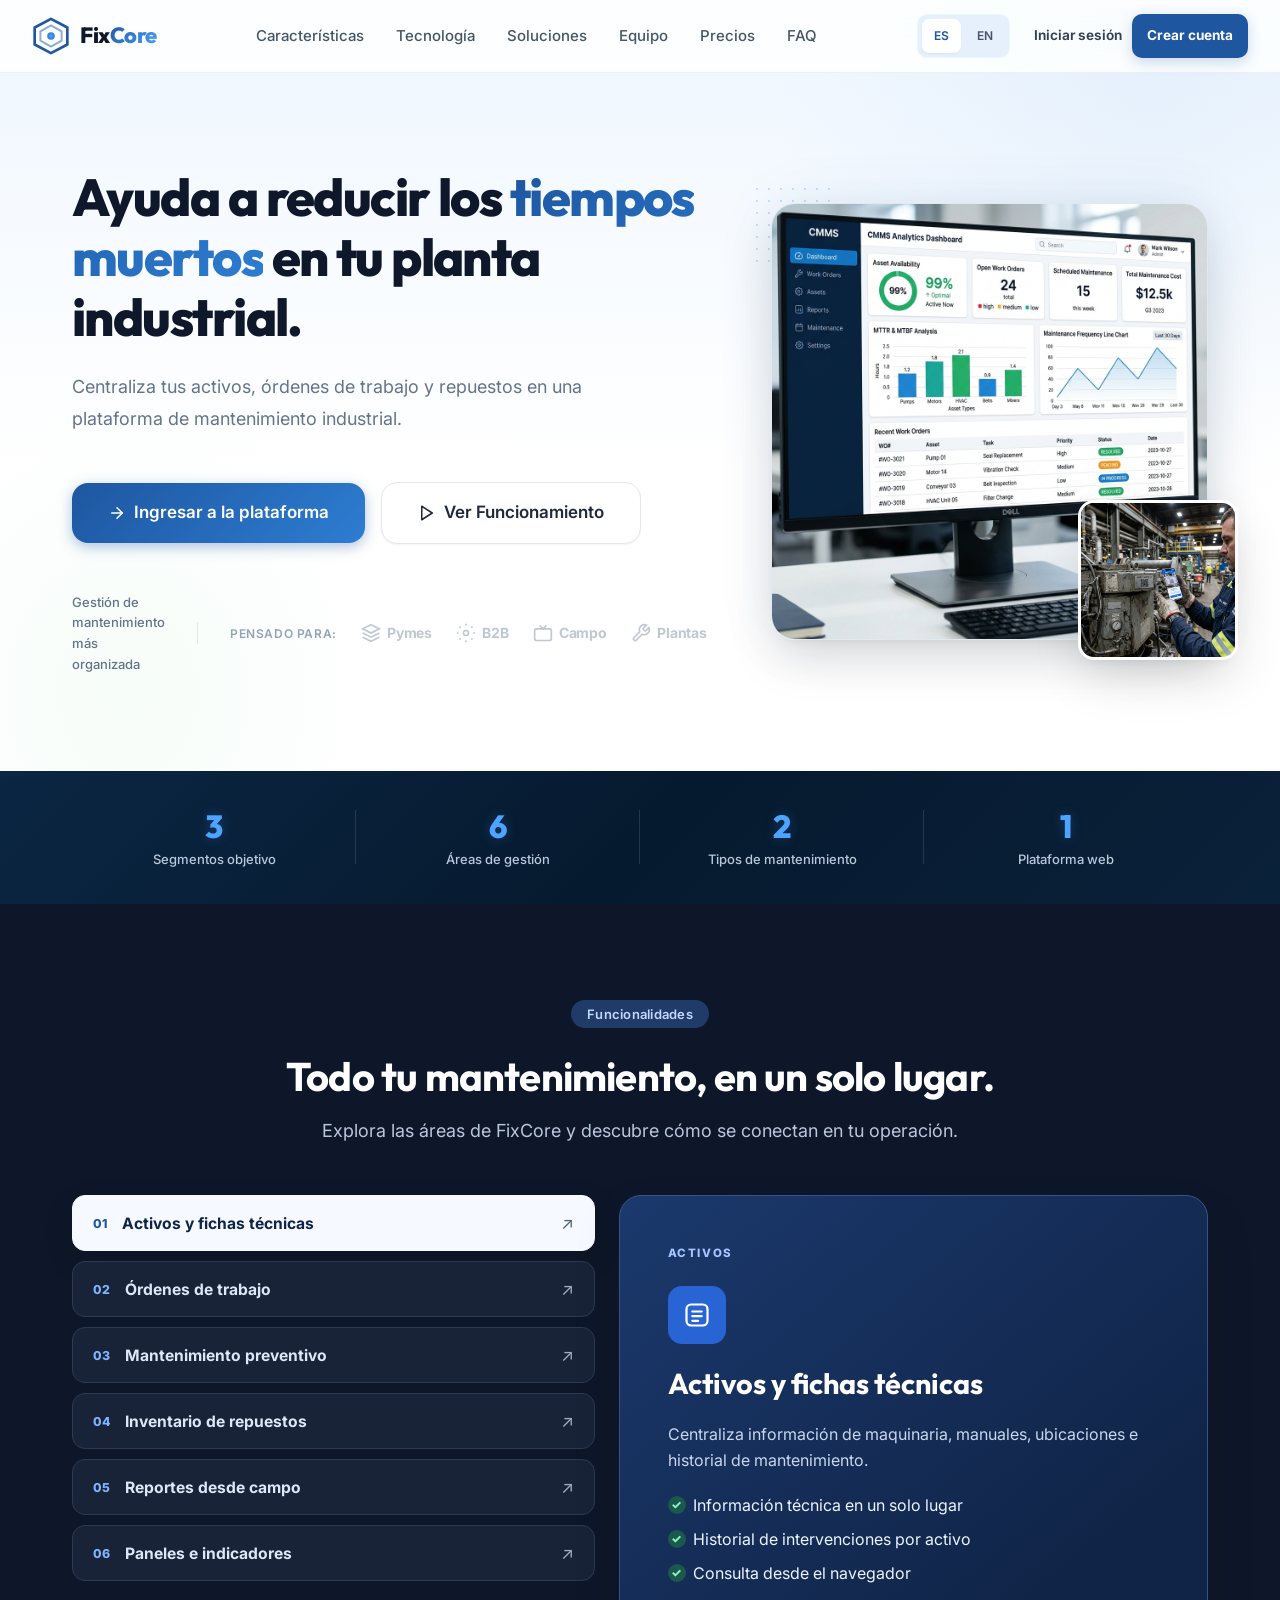
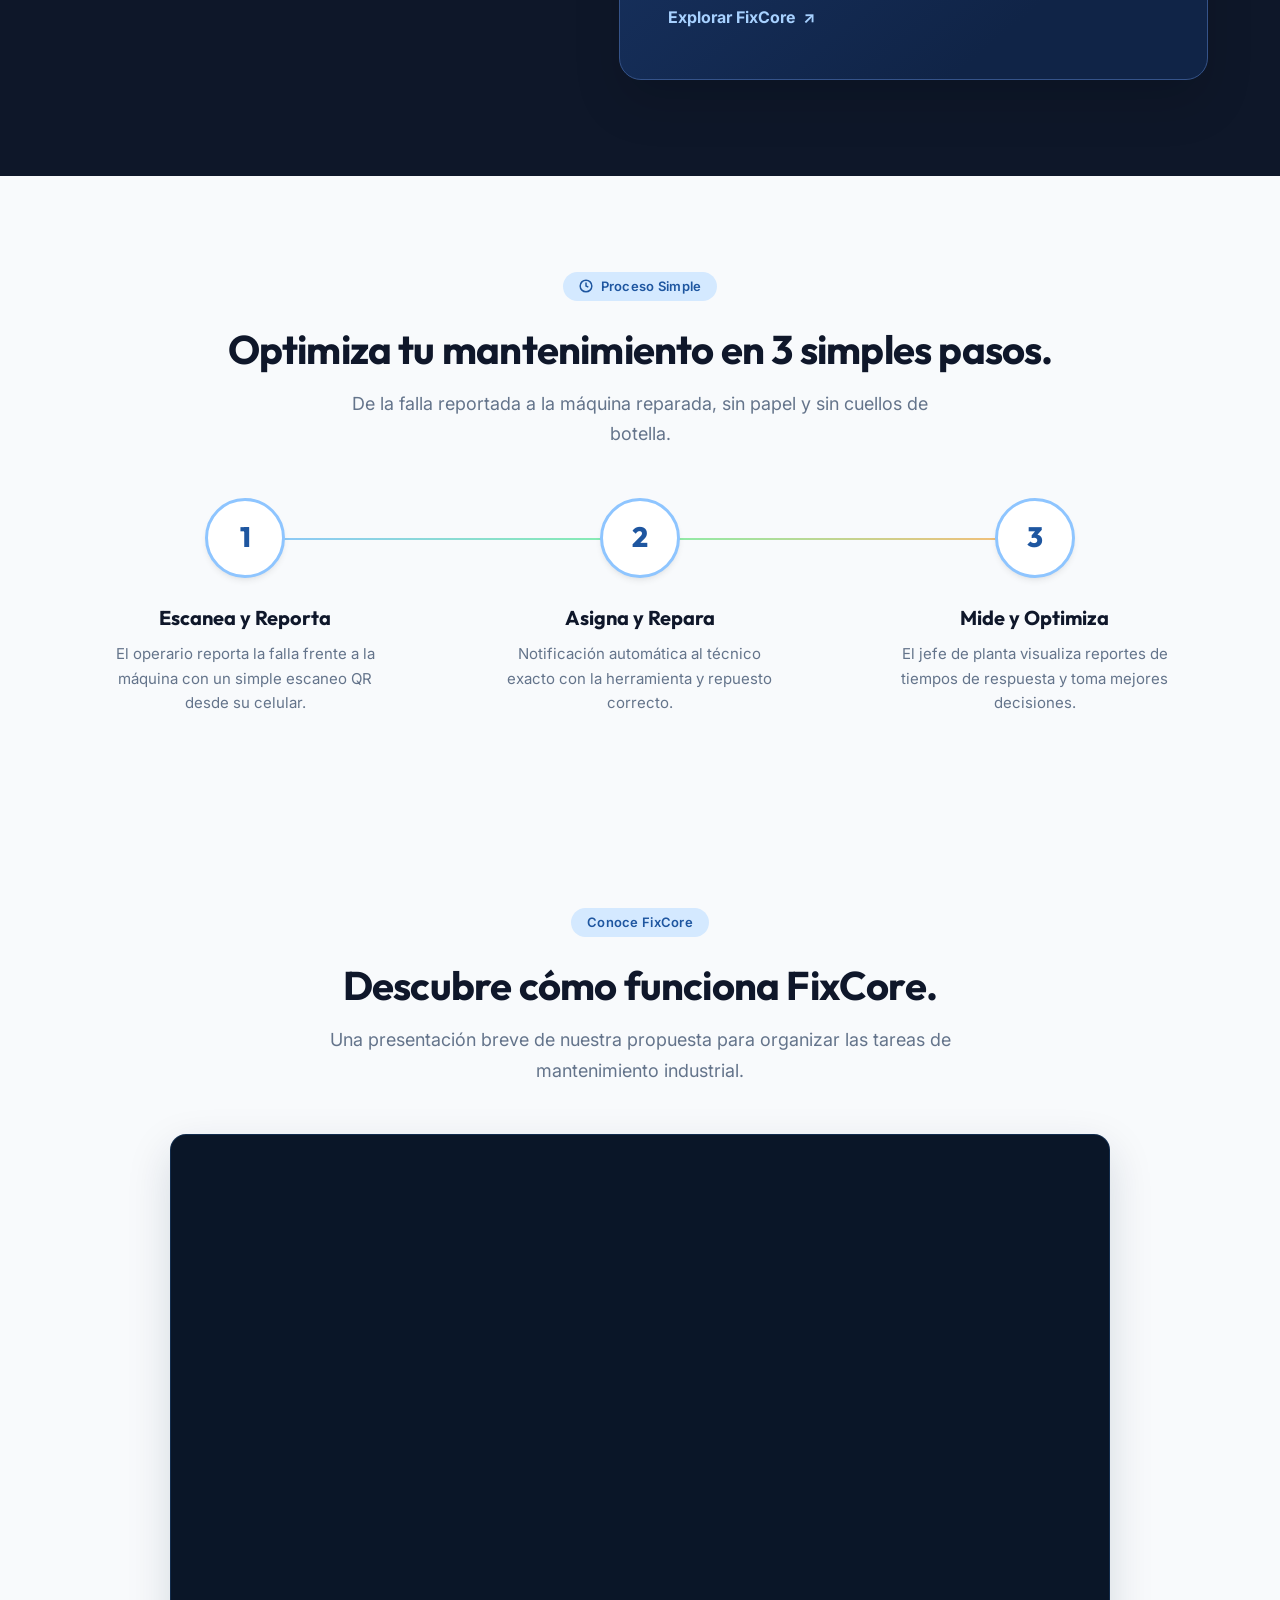
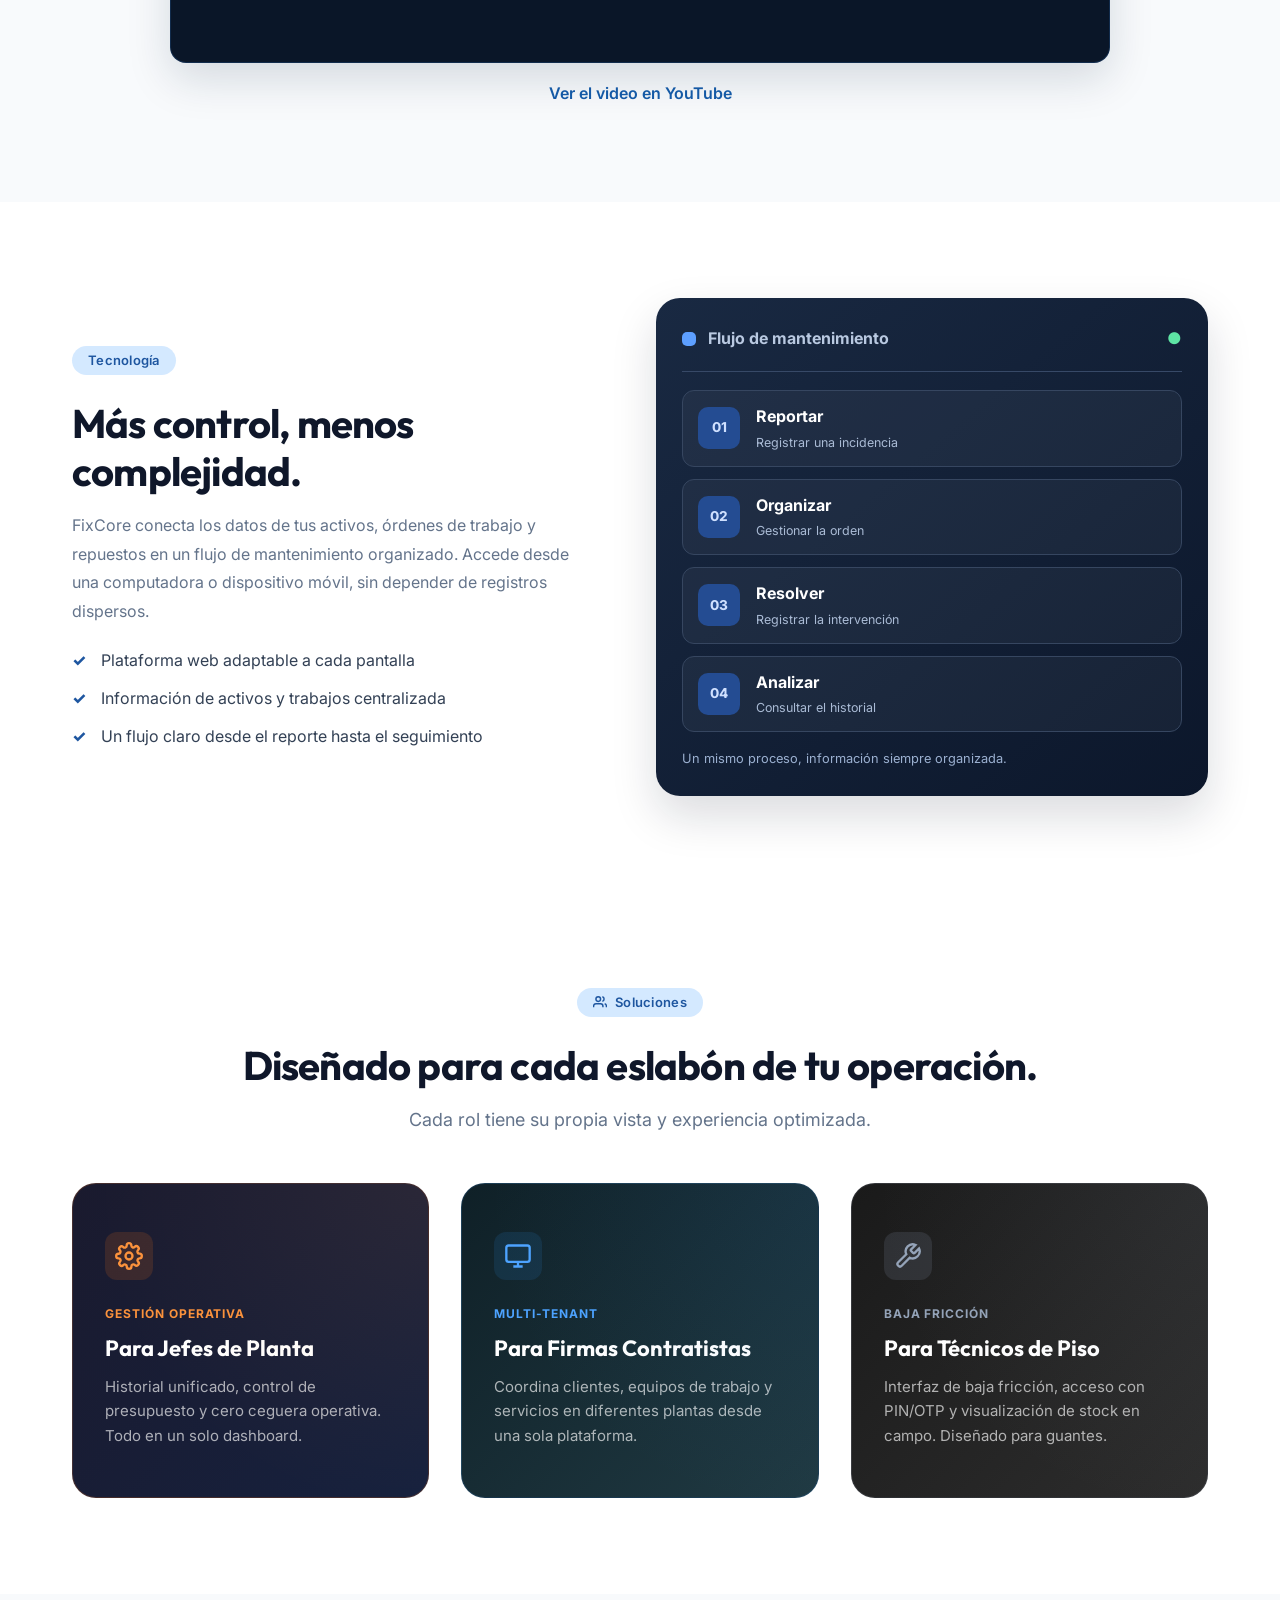
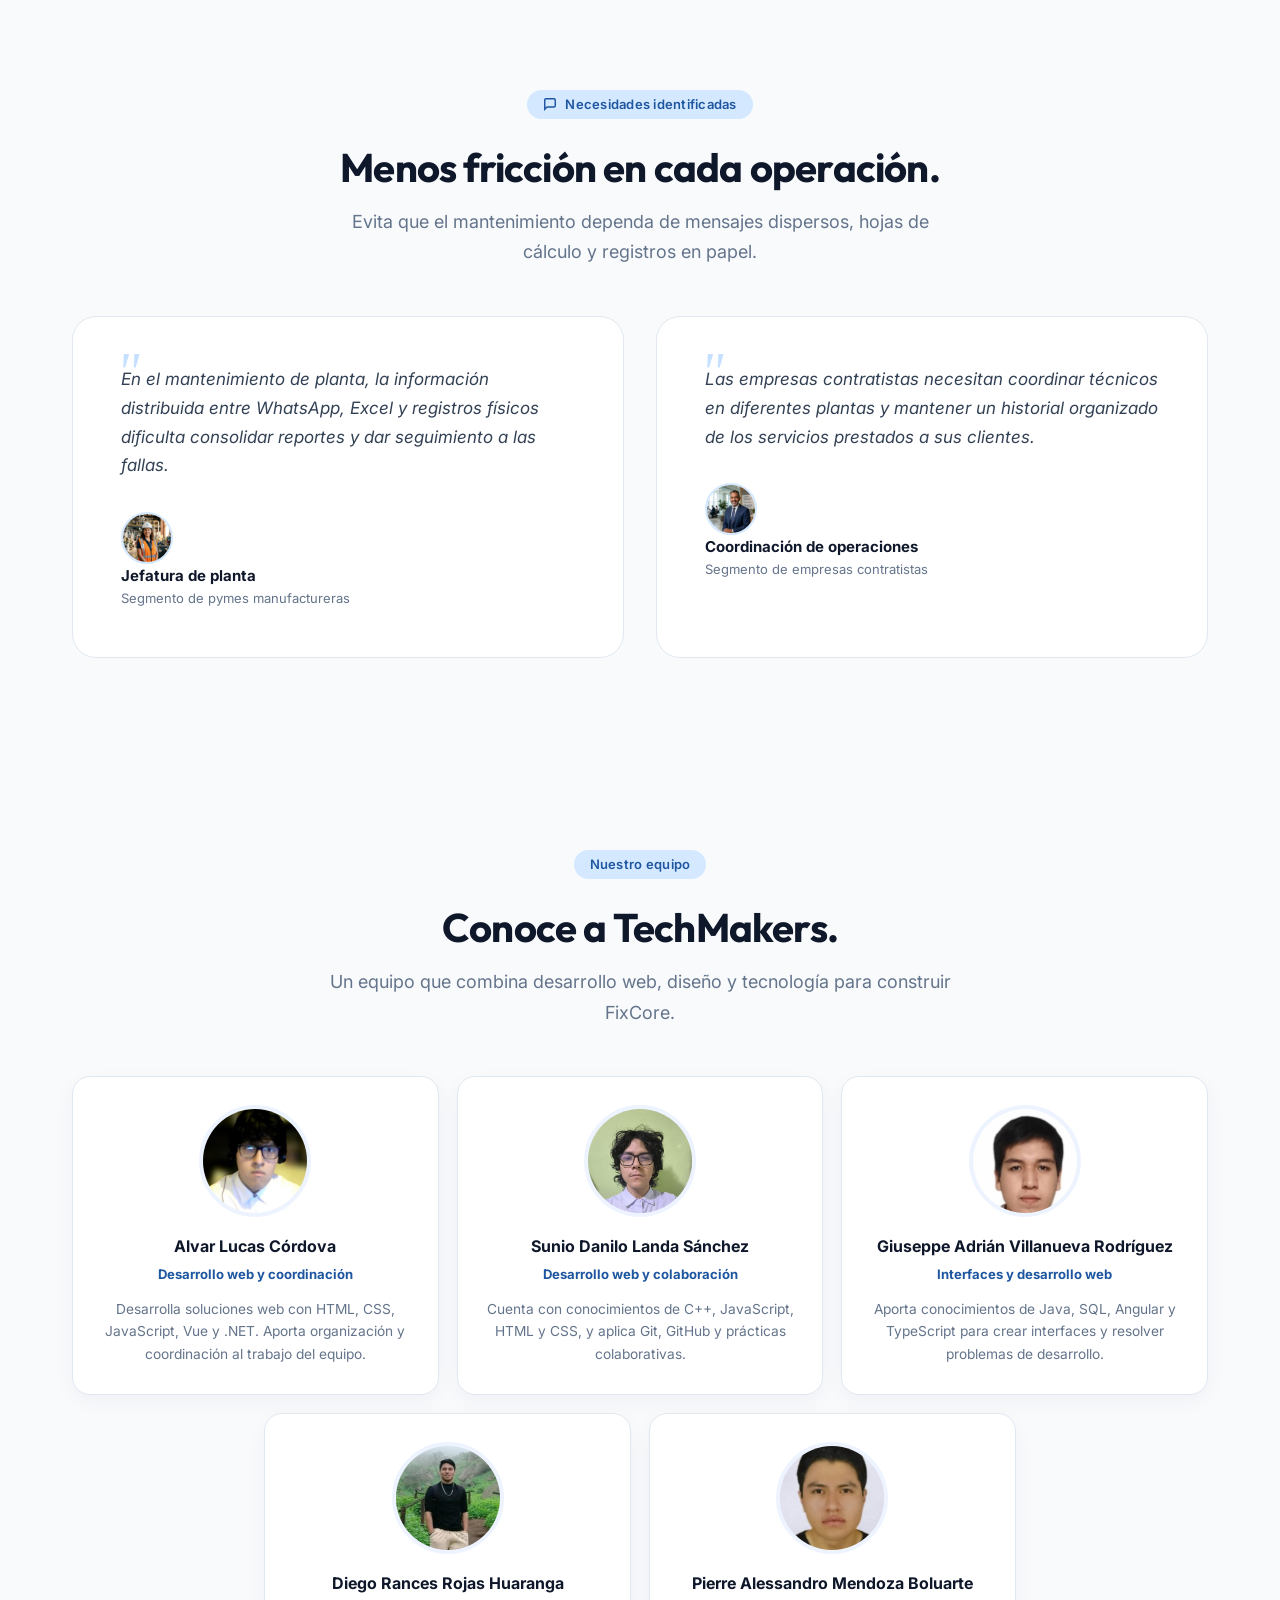
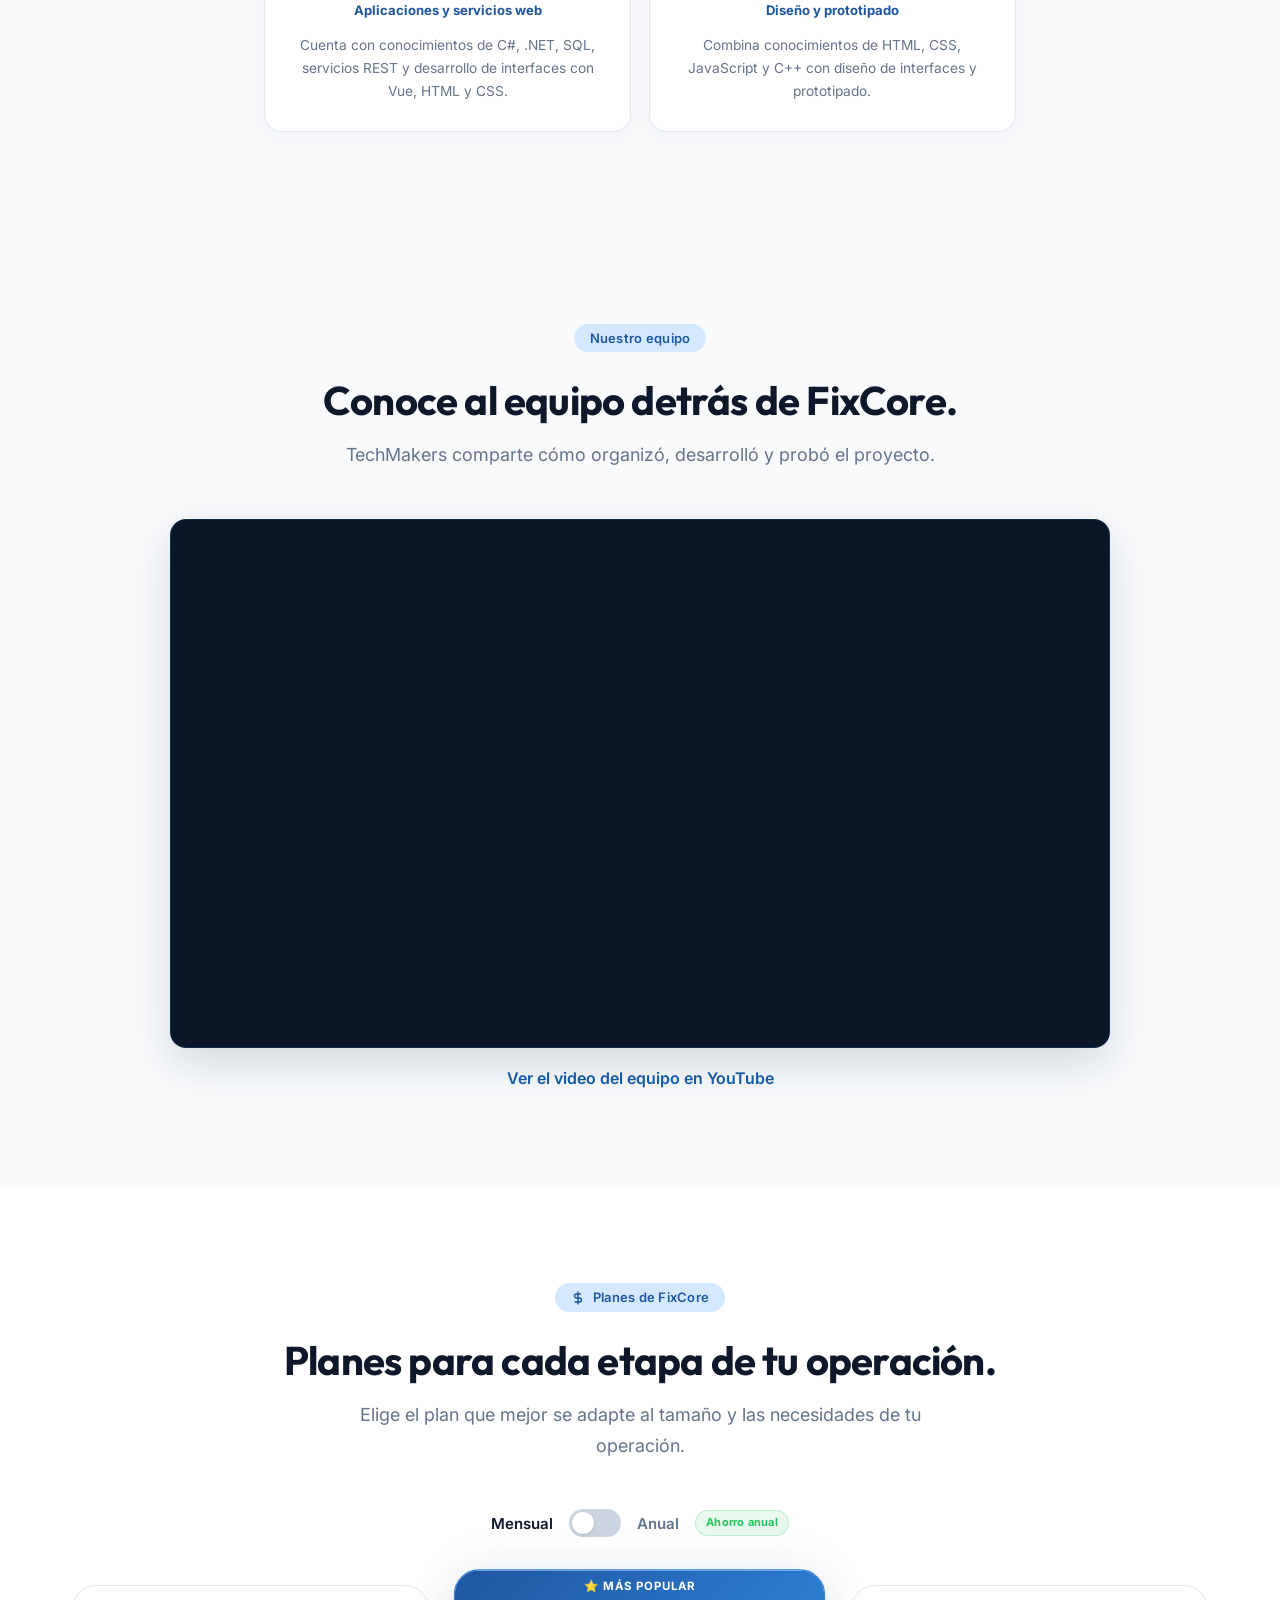
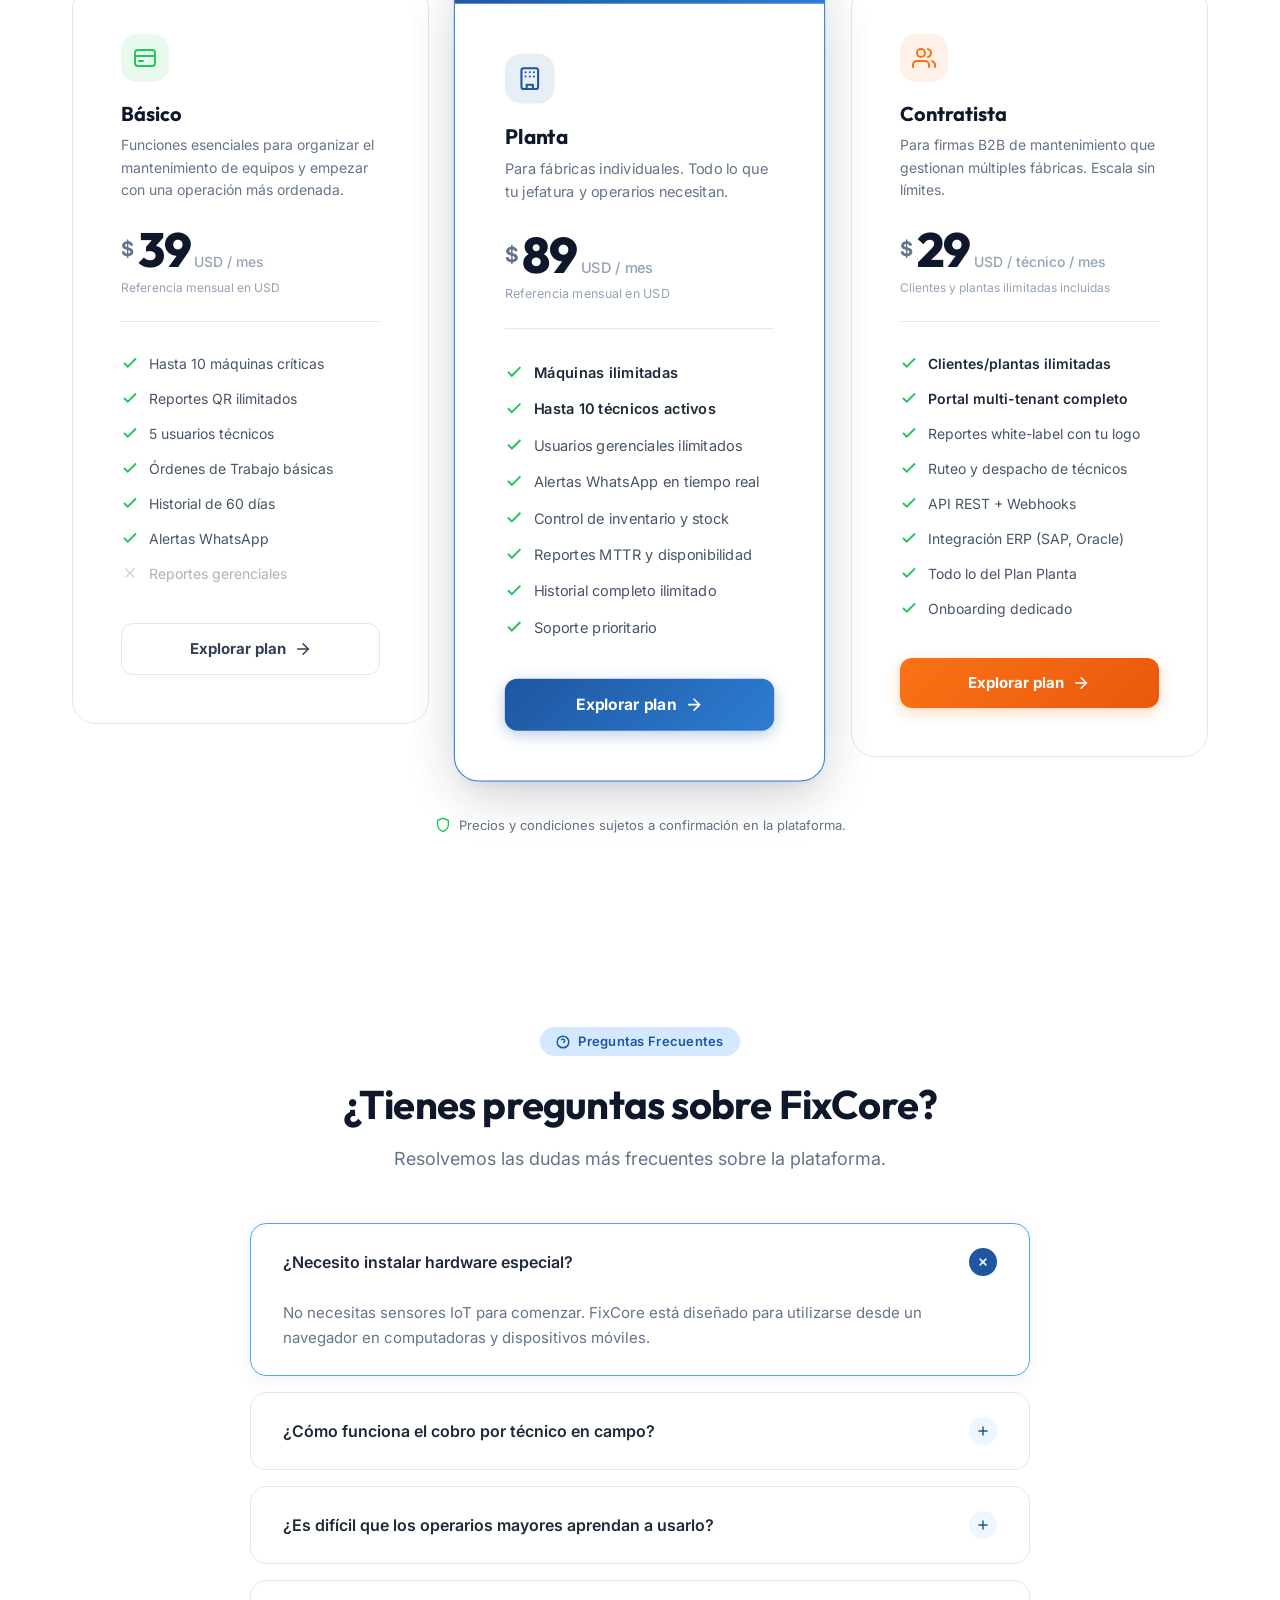
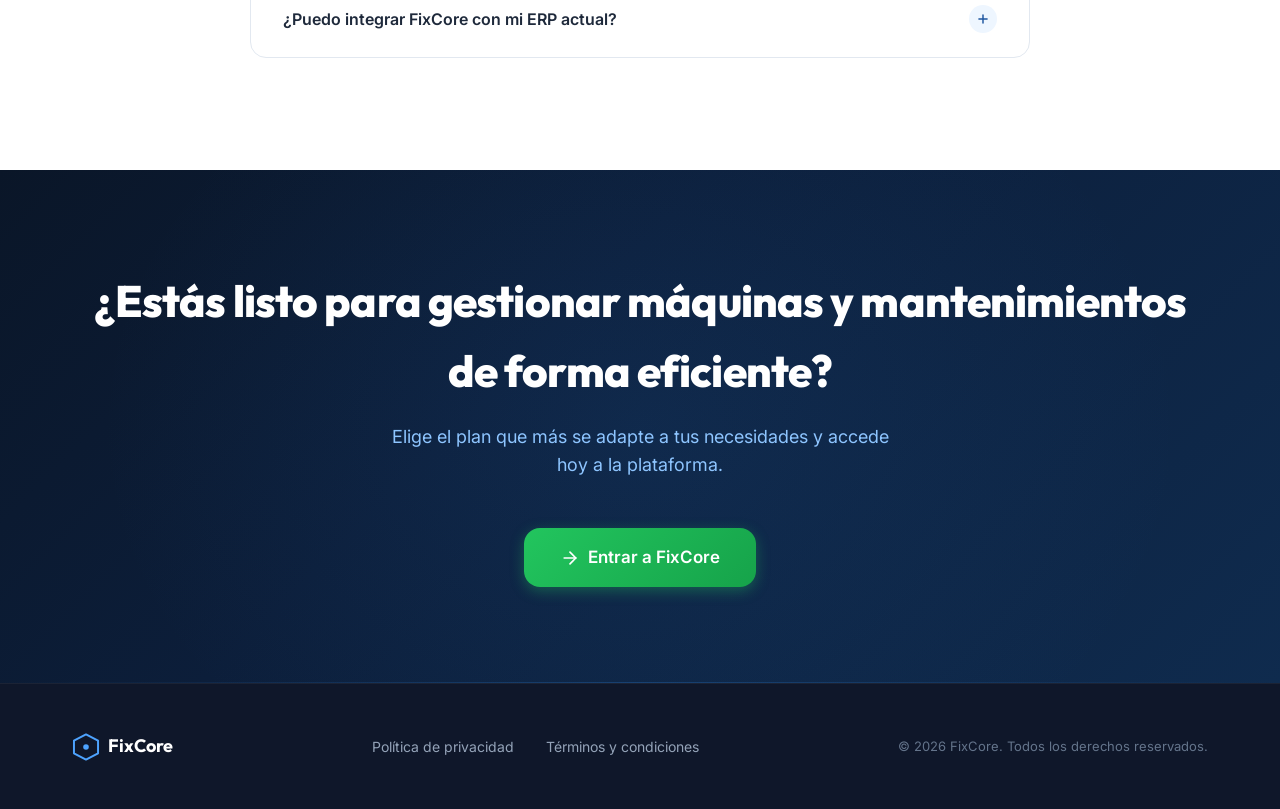
<file: index-es.html>
<!DOCTYPE html>
<html lang="es">

<head>
  <meta charset="UTF-8" />
  <meta name="viewport" content="width=device-width, initial-scale=1.0" />
  <title>FixCore — Plataforma CMMS para Gestión de Mantenimiento Industrial</title>
  <meta name="description" content="Centraliza activos, órdenes de trabajo, mantenimiento preventivo y repuestos con FixCore, la plataforma web para mantenimiento industrial." />

  <link rel="preconnect" href="https://fonts.googleapis.com" />
  <link rel="preconnect" href="https://fonts.gstatic.com" crossorigin />
  <link href="https://fonts.googleapis.com/css2?family=Inter:wght@400;500;600;700;800&family=Outfit:wght@400;500;600;700;800&display=swap" rel="stylesheet" />

  <link rel="stylesheet" href="public/assets/styles/style.css" />
  <link rel="alternate" hreflang="es" href="https://techmakers-upc.github.io/Landing-Page/index-es.html" />
  <link rel="alternate" hreflang="en" href="https://techmakers-upc.github.io/Landing-Page/index.html" />
  <link rel="alternate" hreflang="x-default" href="https://techmakers-upc.github.io/Landing-Page/index.html" />
  <style>
    .faq-item__header { width: 100%; background: transparent; color: inherit; text-align: left; }
    button.pricing__toggle-label { background: transparent; font-family: inherit; }
    a:focus-visible, button:focus-visible { outline: 3px solid #2d7dd2; outline-offset: 4px; }
    .pricing__toggle-label:focus-visible { border-radius: 3px; }
    @media (prefers-reduced-motion: reduce) { html { scroll-behavior: auto; } }
  </style>

  <link rel="icon" href="data:image/svg+xml,<svg xmlns='http://www.w3.org/2000/svg' viewBox='0 0 32 32'><rect width='32' height='32' rx='6' fill='%230a1628'/><polygon points='16,4 28,10 28,22 16,28 4,22 4,10' fill='none' stroke='%232d7dd2' stroke-width='2.5'/><circle cx='16' cy='16' r='4' fill='%234da3ff'/></svg>" />
</head>

<body>
<header class="header" id="header">
  <div class="header__inner">
    <a href="#hero" class="header__logo" id="logo">
      <svg class="header__logo-icon" width="36" height="36" viewBox="0 0 100 100" fill="none" xmlns="http://www.w3.org/2000/svg">
        <polygon points="50,5 93,27.5 93,72.5 50,95 7,72.5 7,27.5" fill="none" stroke="url(#logoGrad)" stroke-width="7" stroke-linejoin="round"/>
        <polygon points="50,22 78,38 78,62 50,78 22,62 22,38" fill="none" stroke="url(#logoGrad)" stroke-width="5" stroke-linejoin="round" opacity="0.5"/>
        <circle cx="50" cy="50" r="10" fill="url(#dotGrad)"/>
        <defs>
          <linearGradient id="logoGrad" x1="0" y1="0" x2="100" y2="100">
            <stop offset="0%" stop-color="#1e56a0"/>
            <stop offset="100%" stop-color="#4da3ff"/>
          </linearGradient>
          <radialGradient id="dotGrad" cx="50%" cy="50%" r="50%">
            <stop offset="0%" stop-color="#4da3ff"/>
            <stop offset="100%" stop-color="#2d7dd2"/>
          </radialGradient>
        </defs>
      </svg>
      <span class="header__logo-text">Fix<span>Core</span></span>
    </a>

    <nav class="header__nav" id="mainNav">
      <a href="#features">Características</a>
      <a href="#technology">Tecnología</a>
      <a href="#solutions">Soluciones</a>
      <a href="#team">Equipo</a>
      <a href="#pricing">Precios</a>
      <a href="#faq">FAQ</a>
      <div class="header__nav-auth">
        <a class="header__auth-link" href="https://fixcore-frontend-eight.vercel.app/start" target="_blank" rel="noopener noreferrer">Iniciar sesión</a>
        <a class="header__auth-button" href="https://fixcore-frontend-eight.vercel.app/start" target="_blank" rel="noopener noreferrer">Crear cuenta</a>
      </div>
    </nav>

    <div class="header__actions">
      <div class="lang-toggle">
        <a href="./index-es.html" class="lang-toggle__btn active" onclick="saveScroll()">ES</a>
        <a href="./index.html" class="lang-toggle__btn" onclick="saveScroll()">EN</a>
      </div>
      <div class="header__auth">
        <a class="header__auth-link" href="https://fixcore-frontend-eight.vercel.app/start" target="_blank" rel="noopener noreferrer">Iniciar sesión</a>
        <a class="header__auth-button" href="https://fixcore-frontend-eight.vercel.app/start" target="_blank" rel="noopener noreferrer">Crear cuenta</a>
      </div>
    </div>

    <button type="button" class="header__mobile-toggle" id="mobileToggle" aria-label="Abrir menú" aria-controls="mainNav" aria-expanded="false">
      <span></span>
      <span></span>
      <span></span>
    </button>
  </div>
</header>

<main>
  <section class="hero" id="hero">
    <div class="container hero__inner">
      <div class="hero__content">

        <h1 class="hero__title">
          Ayuda a reducir los <span>tiempos muertos</span> en tu planta industrial.
        </h1>

        <p class="hero__subtitle">
          Centraliza tus activos, órdenes de trabajo y repuestos en una plataforma de mantenimiento industrial.
        </p>

        <div class="hero__cta">
          <a href="https://fixcore-frontend-eight.vercel.app/start" target="_blank" rel="noopener noreferrer" class="btn btn--primary btn--lg" id="heroPrimaryBtn">
            <svg width="18" height="18" viewBox="0 0 24 24" fill="none" stroke="currentColor" stroke-width="2" stroke-linecap="round" stroke-linejoin="round"><path d="M5 12h14"/><path d="M12 5l7 7-7 7"/></svg>
            Ingresar a la plataforma
          </a>
          <a href="#how-it-works" class="btn btn--secondary btn--lg" id="heroSecondaryBtn">
            <svg width="18" height="18" viewBox="0 0 24 24" fill="none" stroke="currentColor" stroke-width="2" stroke-linecap="round" stroke-linejoin="round"><polygon points="5 3 19 12 5 21 5 3"/></svg>
            Ver Funcionamiento
          </a>
        </div>

        <div class="hero__social-proof">
          <div class="hero__stars"><span class="hero__stars-text">Gestión de mantenimiento más organizada</span></div>

          <div class="hero__logos">
            <span>Pensado para:</span>
            <div class="hero__logo-item">
              <svg viewBox="0 0 24 24" fill="none" stroke="currentColor" stroke-width="2"><path d="M12 2L2 7l10 5 10-5-10-5z"/><path d="M2 17l10 5 10-5"/><path d="M2 12l10 5 10-5"/></svg>
              Pymes
            </div>
            <div class="hero__logo-item">
              <svg viewBox="0 0 24 24" fill="none" stroke="currentColor" stroke-width="2"><circle cx="12" cy="12" r="3"/><path d="M12 1v2M12 21v2M4.22 4.22l1.42 1.42M18.36 18.36l1.42 1.42M1 12h2M21 12h2M4.22 19.78l1.42-1.42M18.36 5.64l1.42-1.42"/></svg>
              B2B
            </div>
            <div class="hero__logo-item">
              <svg viewBox="0 0 24 24" fill="none" stroke="currentColor" stroke-width="2"><rect x="2" y="7" width="20" height="14" rx="2"/><path d="M16 3l-4 4-4-4"/></svg>
              Campo
            </div>
            <div class="hero__logo-item">
              <svg viewBox="0 0 24 24" fill="none" stroke="currentColor" stroke-width="2"><path d="M14.7 6.3a1 1 0 000 1.4l1.6 1.6a1 1 0 001.4 0l3.77-3.77a6 6 0 01-7.94 7.94l-6.91 6.91a2.12 2.12 0 01-3-3l6.91-6.91a6 6 0 017.94-7.94l-3.76 3.76z"/></svg>
              Plantas
            </div>
          </div>
        </div>
      </div>

      <div class="hero__visual">
        <div class="hero__visual-dashboard">
          <img src="public/assets/images/dashboard-mockup.png" alt="Dashboard FixCore - Gráficos de MTTR y disponibilidad de activos" loading="eager" />
        </div>
        <div class="hero__visual-phone">
          <img src="public/assets/images/phone-qr-mockup.png" alt="App móvil FixCore escaneando código QR industrial" loading="eager" />
        </div>
      </div>
    </div>
  </section>
  <section class="stats-bar" id="stats">
    <div class="container stats-bar__inner">
      <div class="stats-bar__item animate-on-scroll">
        <div class="stats-bar__number"><span data-count="3">0</span></div>
        <div class="stats-bar__label">Segmentos objetivo</div>
      </div>
      <div class="stats-bar__item animate-on-scroll">
        <div class="stats-bar__number"><span data-count="6">0</span></div>
        <div class="stats-bar__label">Áreas de gestión</div>
      </div>
      <div class="stats-bar__item animate-on-scroll">
        <div class="stats-bar__number"><span data-count="2">0</span></div>
        <div class="stats-bar__label">Tipos de mantenimiento</div>
      </div>
      <div class="stats-bar__item animate-on-scroll">
        <div class="stats-bar__number"><span data-count="1">0</span></div>
        <div class="stats-bar__label">Plataforma web</div>
      </div>
    </div>
  </section>


  <section class="features section feature-explorer" id="features">
    <div class="container">
      <div class="text-center">
        <span class="section-badge">Funcionalidades</span>
        <h2 class="section-title">Todo tu mantenimiento, en un solo lugar.</h2>
        <p class="section-subtitle">Explora las áreas de FixCore y descubre cómo se conectan en tu operación.</p>
      </div>
      <div class="feature-explorer__layout">
        <div class="feature-explorer__tabs" role="tablist" aria-label="Explorar funcionalidades">
          <button type="button" class="feature-select is-active" id="featureTab0" role="tab" aria-selected="true" aria-controls="featurePanel" tabindex="0" data-feature="0">
            <span class="feature-select__number">01</span><span class="feature-select__title">Activos y fichas técnicas</span><span class="feature-select__arrow" aria-hidden="true">↗</span>
          </button>
          <button type="button" class="feature-select" id="featureTab1" role="tab" aria-selected="false" aria-controls="featurePanel" tabindex="-1" data-feature="1">
            <span class="feature-select__number">02</span><span class="feature-select__title">Órdenes de trabajo</span><span class="feature-select__arrow" aria-hidden="true">↗</span>
          </button>
          <button type="button" class="feature-select" id="featureTab2" role="tab" aria-selected="false" aria-controls="featurePanel" tabindex="-1" data-feature="2">
            <span class="feature-select__number">03</span><span class="feature-select__title">Mantenimiento preventivo</span><span class="feature-select__arrow" aria-hidden="true">↗</span>
          </button>
          <button type="button" class="feature-select" id="featureTab3" role="tab" aria-selected="false" aria-controls="featurePanel" tabindex="-1" data-feature="3">
            <span class="feature-select__number">04</span><span class="feature-select__title">Inventario de repuestos</span><span class="feature-select__arrow" aria-hidden="true">↗</span>
          </button>
          <button type="button" class="feature-select" id="featureTab4" role="tab" aria-selected="false" aria-controls="featurePanel" tabindex="-1" data-feature="4">
            <span class="feature-select__number">05</span><span class="feature-select__title">Reportes desde campo</span><span class="feature-select__arrow" aria-hidden="true">↗</span>
          </button>
          <button type="button" class="feature-select" id="featureTab5" role="tab" aria-selected="false" aria-controls="featurePanel" tabindex="-1" data-feature="5">
            <span class="feature-select__number">06</span><span class="feature-select__title">Paneles e indicadores</span><span class="feature-select__arrow" aria-hidden="true">↗</span>
          </button>
        </div>
        <div class="feature-explorer__panel" id="featurePanel" role="tabpanel" aria-labelledby="featureTab0" tabindex="0">
          <span class="feature-explorer__eyebrow" id="featureCategory">Activos</span>
          <div class="feature-explorer__symbol" aria-hidden="true"><svg width="28" height="28" viewBox="0 0 24 24" fill="none" stroke="currentColor" stroke-width="1.9" stroke-linecap="round" stroke-linejoin="round"><rect x="3" y="3" width="18" height="18" rx="4"/><path d="M8 9h8M8 13h8M8 17h5"/></svg></div>
          <h3 id="featureTitle">Activos y fichas técnicas</h3>
          <p id="featureDescription">Centraliza información de maquinaria, manuales, ubicaciones e historial de mantenimiento.</p>
          <ul class="feature-explorer__points" id="featurePoints"><li>Información técnica en un solo lugar</li><li>Historial de intervenciones por activo</li><li>Consulta desde el navegador</li></ul>
          <a class="feature-explorer__link" href="https://fixcore-frontend-eight.vercel.app/start" target="_blank" rel="noopener noreferrer">Explorar FixCore <span aria-hidden="true">↗</span></a>
        </div>
      </div>
    </div>
  </section>

  <section class="how-it-works section section--light" id="how-it-works">
    <div class="container">
      <div class="text-center">
        <span class="section-badge">
          <svg width="14" height="14" viewBox="0 0 24 24" fill="none" stroke="currentColor" stroke-width="2.5"><circle cx="12" cy="12" r="10"/><polyline points="12 6 12 12 16 14"/></svg>
          Proceso Simple
        </span>
        <h2 class="section-title">Optimiza tu mantenimiento en 3 simples pasos.</h2>
        <p class="section-subtitle">De la falla reportada a la máquina reparada, sin papel y sin cuellos de botella.</p>
      </div>

      <div class="how-it-works__steps">
        <div class="step-card animate-on-scroll" id="step1">
          <div class="step-card__number">1</div>
          <h3 class="step-card__title">Escanea y Reporta</h3>
          <p class="step-card__desc">El operario reporta la falla frente a la máquina con un simple escaneo QR desde su celular.</p>
        </div>

        <div class="step-card animate-on-scroll" id="step2">
          <div class="step-card__number">2</div>
          <h3 class="step-card__title">Asigna y Repara</h3>
          <p class="step-card__desc">Notificación automática al técnico exacto con la herramienta y repuesto correcto.</p>
        </div>

        <div class="step-card animate-on-scroll" id="step3">
          <div class="step-card__number">3</div>
          <h3 class="step-card__title">Mide y Optimiza</h3>
          <p class="step-card__desc">El jefe de planta visualiza reportes de tiempos de respuesta y toma mejores decisiones.</p>
        </div>
      </div>
    </div>
  </section>

  <section class="section section--light fixcore-product-video" id="product-video" aria-labelledby="product-video-heading">
    <div class="container">
      <div class="text-center">
        <span class="section-badge">Conoce FixCore</span>
        <h2 class="section-title" id="product-video-heading">Descubre cómo funciona FixCore.</h2>
        <p class="section-subtitle">Una presentación breve de nuestra propuesta para organizar las tareas de mantenimiento industrial.</p>
      </div>
      <div class="fixcore-product-video__frame">
        <iframe src="https://www.youtube-nocookie.com/embed/5l8ZtW_ztyQ" title="Video de presentación de FixCore" loading="lazy" referrerpolicy="strict-origin-when-cross-origin" allow="accelerometer; autoplay; clipboard-write; encrypted-media; gyroscope; picture-in-picture; web-share" allowfullscreen></iframe>
      </div>
      <p class="fixcore-product-video__link"><a href="https://www.youtube.com/watch?v=5l8ZtW_ztyQ" target="_blank" rel="noopener noreferrer">Ver el video en YouTube</a></p>
    </div>
  </section>
  <section class="section technology" id="technology">
    <div class="container technology__layout">
      <div class="technology__copy">
        <span class="section-badge">Tecnología</span>
        <h2 class="section-title">Más control, menos complejidad.</h2>
        <p>FixCore conecta los datos de tus activos, órdenes de trabajo y repuestos en un flujo de mantenimiento organizado. Accede desde una computadora o dispositivo móvil, sin depender de registros dispersos.</p>
        <ul class="technology__benefits"><li>Plataforma web adaptable a cada pantalla</li><li>Información de activos y trabajos centralizada</li><li>Un flujo claro desde el reporte hasta el seguimiento</li></ul>
      </div>
      <div class="tech-flow" aria-label="Flujo de mantenimiento">
        <div class="tech-flow__top"><span class="tech-flow__topmark"></span><span>Flujo de mantenimiento</span><span class="tech-flow__online" aria-hidden="true">●</span></div>
        <div class="tech-flow__steps">              <div class="tech-flow__step"><span class="tech-flow__num">01</span><div><strong>Reportar</strong><small>Registrar una incidencia</small></div></div>              <div class="tech-flow__step"><span class="tech-flow__num">02</span><div><strong>Organizar</strong><small>Gestionar la orden</small></div></div>              <div class="tech-flow__step"><span class="tech-flow__num">03</span><div><strong>Resolver</strong><small>Registrar la intervención</small></div></div>              <div class="tech-flow__step"><span class="tech-flow__num">04</span><div><strong>Analizar</strong><small>Consultar el historial</small></div></div></div>
        <p class="tech-flow__footer">Un mismo proceso, información siempre organizada.</p>
      </div>
    </div>
  </section>

  <section class="solutions section" id="solutions">
    <div class="container">
      <div class="text-center">
        <span class="section-badge">
          <svg width="14" height="14" viewBox="0 0 24 24" fill="none" stroke="currentColor" stroke-width="2.5"><path d="M17 21v-2a4 4 0 00-4-4H5a4 4 0 00-4 4v2"/><circle cx="9" cy="7" r="4"/><path d="M23 21v-2a4 4 0 00-3-3.87"/><path d="M16 3.13a4 4 0 010 7.75"/></svg>
          Soluciones
        </span>
        <h2 class="section-title">Diseñado para cada eslabón de tu operación.</h2>
        <p class="section-subtitle">Cada rol tiene su propia vista y experiencia optimizada.</p>
      </div>

      <div class="solutions__grid">
        <!-- Card 1: Jefes de Planta -->
        <div class="solution-card solution-card--orange animate-on-scroll" id="solutionPlant">
          <div class="solution-card__icon">
            <svg width="28" height="28" viewBox="0 0 24 24" fill="none" stroke="currentColor" stroke-width="2"><path d="M12 15a3 3 0 100-6 3 3 0 000 6z"/><path d="M19.4 15a1.65 1.65 0 00.33 1.82l.06.06a2 2 0 01-2.83 2.83l-.06-.06a1.65 1.65 0 00-1.82-.33 1.65 1.65 0 00-1 1.51V21a2 2 0 01-4 0v-.09A1.65 1.65 0 009 19.4a1.65 1.65 0 00-1.82.33l-.06.06a2 2 0 01-2.83-2.83l.06-.06a1.65 1.65 0 00.33-1.82 1.65 1.65 0 00-1.51-1H3a2 2 0 010-4h.09A1.65 1.65 0 004.6 9a1.65 1.65 0 00-.33-1.82l-.06-.06a2 2 0 112.83-2.83l.06.06a1.65 1.65 0 001.82.33H9a1.65 1.65 0 001-1.51V3a2 2 0 014 0v.09a1.65 1.65 0 001 1.51 1.65 1.65 0 001.82-.33l.06-.06a2 2 0 012.83 2.83l-.06.06a1.65 1.65 0 00-.33 1.82V9c.26.604.852.997 1.51 1H21a2 2 0 010 4h-.09a1.65 1.65 0 00-1.51 1z"/></svg>
          </div>
          <span class="solution-card__tag">Gestión Operativa</span>
          <h3 class="solution-card__title">Para Jefes de Planta</h3>
          <p class="solution-card__desc">Historial unificado, control de presupuesto y cero ceguera operativa. Todo en un solo dashboard.</p>
        </div>

        <!-- Card 2: Contratistas -->
        <div class="solution-card solution-card--blue animate-on-scroll" id="solutionContractor">
          <div class="solution-card__icon">
            <svg width="28" height="28" viewBox="0 0 24 24" fill="none" stroke="currentColor" stroke-width="2"><rect x="2" y="3" width="20" height="14" rx="2"/><line x1="8" y1="21" x2="16" y2="21"/><line x1="12" y1="17" x2="12" y2="21"/></svg>
          </div>
          <span class="solution-card__tag">Multi-Tenant</span>
          <h3 class="solution-card__title">Para Firmas Contratistas</h3>
          <p class="solution-card__desc">Coordina clientes, equipos de trabajo y servicios en diferentes plantas desde una sola plataforma.</p>
        </div>

        <!-- Card 3: Técnicos -->
        <div class="solution-card solution-card--dark animate-on-scroll" id="solutionTech">
          <div class="solution-card__icon">
            <svg width="28" height="28" viewBox="0 0 24 24" fill="none" stroke="currentColor" stroke-width="2"><path d="M14.7 6.3a1 1 0 000 1.4l1.6 1.6a1 1 0 001.4 0l3.77-3.77a6 6 0 01-7.94 7.94l-6.91 6.91a2.12 2.12 0 01-3-3l6.91-6.91a6 6 0 017.94-7.94l-3.76 3.76z"/></svg>
          </div>
          <span class="solution-card__tag">Baja Fricción</span>
          <h3 class="solution-card__title">Para Técnicos de Piso</h3>
          <p class="solution-card__desc">Interfaz de baja fricción, acceso con PIN/OTP y visualización de stock en campo. Diseñado para guantes.</p>
        </div>
      </div>
    </div>
  </section>

  <!-- ===== TESTIMONIALS ===== -->
  <section class="testimonials section section--light" id="testimonials">
    <div class="container">
      <div class="text-center">
        <span class="section-badge">
          <svg width="14" height="14" viewBox="0 0 24 24" fill="none" stroke="currentColor" stroke-width="2.5"><path d="M21 15a2 2 0 01-2 2H7l-4 4V5a2 2 0 012-2h14a2 2 0 012 2z"/></svg>
          Necesidades identificadas
        </span>
        <h2 class="section-title">Menos fricción en cada operación.</h2>
        <p class="section-subtitle">Evita que el mantenimiento dependa de mensajes dispersos, hojas de cálculo y registros en papel.</p>
      </div>

      <div class="testimonials__grid">
        <!-- Testimonial 1 -->
        <div class="testimonial-card animate-on-scroll" id="testimonial1">

          <p class="testimonial-card__quote">
            En el mantenimiento de planta, la información distribuida entre WhatsApp, Excel y registros físicos dificulta consolidar reportes y dar seguimiento a las fallas.
          </p>
          <div class="testimonial-card__author">
            <img class="testimonial-card__avatar" src="public/assets/images/testimonial-carla.png" alt="Ilustración de perfil de jefatura de planta" />
            <div>
              <div class="testimonial-card__name">Jefatura de planta</div>
              <div class="testimonial-card__role">Segmento de pymes manufactureras</div>
            </div>
          </div>
        </div>

        <!-- Testimonial 2 -->
        <div class="testimonial-card animate-on-scroll" id="testimonial2">

          <p class="testimonial-card__quote">
            Las empresas contratistas necesitan coordinar técnicos en diferentes plantas y mantener un historial organizado de los servicios prestados a sus clientes.
          </p>
          <div class="testimonial-card__author">
            <img class="testimonial-card__avatar" src="public/assets/images/testimonial-victor.png" alt="Ilustración de perfil de coordinación de operaciones" />
            <div>
              <div class="testimonial-card__name">Coordinación de operaciones</div>
              <div class="testimonial-card__role">Segmento de empresas contratistas</div>
            </div>
          </div>
        </div>
      </div>
    </div>
  </section>

  <section class="section section--light team" id="team">
    <div class="container">
      <div class="text-center">
        <span class="section-badge">Nuestro equipo</span>
        <h2 class="section-title">Conoce a TechMakers.</h2>
        <p class="section-subtitle">Un equipo que combina desarrollo web, diseño y tecnología para construir FixCore.</p>
      </div>
      <div class="team__grid">
        <article class="team-card">
          <img class="team-card__photo" src="public/assets/images/foto-alvar.jpg" alt="Alvar Lucas Córdova" loading="lazy" width="112" height="112" />
          <h3 class="team-card__name">Alvar Lucas Córdova</h3>
          <p class="team-card__role">Desarrollo web y coordinación</p>
          <p class="team-card__bio">Desarrolla soluciones web con HTML, CSS, JavaScript, Vue y .NET. Aporta organización y coordinación al trabajo del equipo.</p>
        </article>
        <article class="team-card">
          <img class="team-card__photo" src="public/assets/images/foto-sunio.jpg" alt="Sunio Danilo Landa Sánchez" loading="lazy" width="112" height="112" />
          <h3 class="team-card__name">Sunio Danilo Landa Sánchez</h3>
          <p class="team-card__role">Desarrollo web y colaboración</p>
          <p class="team-card__bio">Cuenta con conocimientos de C++, JavaScript, HTML y CSS, y aplica Git, GitHub y prácticas colaborativas.</p>
        </article>
        <article class="team-card">
          <img class="team-card__photo" src="public/assets/images/foto-giuseppe.jpg" alt="Giuseppe Adrián Villanueva Rodríguez" loading="lazy" width="112" height="112" />
          <h3 class="team-card__name">Giuseppe Adrián Villanueva Rodríguez</h3>
          <p class="team-card__role">Interfaces y desarrollo web</p>
          <p class="team-card__bio">Aporta conocimientos de Java, SQL, Angular y TypeScript para crear interfaces y resolver problemas de desarrollo.</p>
        </article>
        <article class="team-card">
          <img class="team-card__photo" src="public/assets/images/foto-diego.jpg" alt="Diego Rances Rojas Huaranga" loading="lazy" width="112" height="112" />
          <h3 class="team-card__name">Diego Rances Rojas Huaranga</h3>
          <p class="team-card__role">Aplicaciones y servicios web</p>
          <p class="team-card__bio">Cuenta con conocimientos de C#, .NET, SQL, servicios REST y desarrollo de interfaces con Vue, HTML y CSS.</p>
        </article>
        <article class="team-card">
          <img class="team-card__photo" src="public/assets/images/foto-pierre.jpg" alt="Pierre Alessandro Mendoza Boluarte" loading="lazy" width="112" height="112" />
          <h3 class="team-card__name">Pierre Alessandro Mendoza Boluarte</h3>
          <p class="team-card__role">Diseño y prototipado</p>
          <p class="team-card__bio">Combina conocimientos de HTML, CSS, JavaScript y C++ con diseño de interfaces y prototipado.</p>
        </article>
      </div>
    </div>
  </section>

  <section class="section section--light fixcore-team-video" id="team-video" aria-labelledby="team-video-heading">
    <div class="container">
      <div class="text-center">
        <span class="section-badge">Nuestro equipo</span>
        <h2 class="section-title" id="team-video-heading">Conoce al equipo detrás de FixCore.</h2>
        <p class="section-subtitle">TechMakers comparte cómo organizó, desarrolló y probó el proyecto.</p>
      </div>
      <div class="fixcore-product-video__frame">
        <iframe src="https://www.youtube-nocookie.com/embed/yaMSK-DhRhE" title="TechMakers - Video About-the-Team" loading="lazy" referrerpolicy="strict-origin-when-cross-origin" allow="accelerometer; autoplay; clipboard-write; encrypted-media; gyroscope; picture-in-picture; web-share" allowfullscreen></iframe>
      </div>
      <p class="fixcore-product-video__link"><a href="https://www.youtube.com/watch?v=yaMSK-DhRhE" target="_blank" rel="noopener noreferrer">Ver el video del equipo en YouTube</a></p>
    </div>
  </section>

  <section class="pricing section" id="pricing">
    <div class="container">
      <div class="text-center">
        <span class="section-badge">
          <svg width="14" height="14" viewBox="0 0 24 24" fill="none" stroke="currentColor" stroke-width="2.5"><line x1="12" y1="1" x2="12" y2="23"/><path d="M17 5H9.5a3.5 3.5 0 000 7h5a3.5 3.5 0 010 7H6"/></svg>
          Planes de FixCore
        </span>
        <h2 class="section-title">Planes para cada etapa de tu operación.</h2>
        <p class="section-subtitle">Elige el plan que mejor se adapte al tamaño y las necesidades de tu operación.</p>
      </div>


      <div class="pricing__toggle">
        <button type="button" class="pricing__toggle-label active" id="toggleMonthly" onclick="togglePricing('monthly')" aria-pressed="true">Mensual</button>
        <button type="button" class="pricing__toggle-switch" id="pricingSwitch" onclick="togglePricingSwitch()" role="switch" aria-checked="false" aria-label="Cambiar entre facturación mensual y anual"></button>
        <button type="button" class="pricing__toggle-label" id="toggleAnnual" onclick="togglePricing('annual')" aria-pressed="false">Anual</button>
        <span class="pricing__save-badge">Ahorro anual</span>
      </div>

      <div class="pricing__grid">


        <div class="pricing-card animate-on-scroll" id="planBasic">
          <div class="pricing-card__header">
            <div class="pricing-card__icon pricing-card__icon--basic">
              <svg viewBox="0 0 24 24" fill="none" stroke="currentColor"
                   stroke-width="2" stroke-linecap="round" stroke-linejoin="round">
                <rect x="2" y="4" width="20" height="16" rx="3"/>
                <path d="M2 10h20"/>
                <path d="M6 15h4"/>
              </svg>
            </div>
            <h3 class="pricing-card__name">Básico</h3>
            <p class="pricing-card__desc">Funciones esenciales para organizar el mantenimiento de equipos y empezar con una operación más ordenada.</p>
          </div>

          <div class="pricing-card__price">
            <span class="pricing-card__currency">$</span>
            <span class="pricing-card__amount" data-monthly="39" data-annual="29">39</span>
            <span class="pricing-card__period">USD / mes</span>
          </div>
          <p class="pricing-card__period-note">
            <span class="pricing-annual-note" style="display:none;">Equivalente anual ($348/año)</span>
            <span class="pricing-monthly-note">Referencia mensual en USD</span>
          </p>

          <div class="pricing-card__divider"></div>

          <ul class="pricing-card__features">
            <li class="pricing-card__feature pricing-card__feature--included">
              <svg viewBox="0 0 24 24" fill="none" stroke="currentColor" stroke-width="2.5"><polyline points="20 6 9 17 4 12"/></svg>
              Hasta 10 máquinas críticas
            </li>
            <li class="pricing-card__feature pricing-card__feature--included">
              <svg viewBox="0 0 24 24" fill="none" stroke="currentColor" stroke-width="2.5"><polyline points="20 6 9 17 4 12"/></svg>
              Reportes QR ilimitados
            </li>
            <li class="pricing-card__feature pricing-card__feature--included">
              <svg viewBox="0 0 24 24" fill="none" stroke="currentColor" stroke-width="2.5"><polyline points="20 6 9 17 4 12"/></svg>
              5 usuarios técnicos
            </li>
            <li class="pricing-card__feature pricing-card__feature--included">
              <svg viewBox="0 0 24 24" fill="none" stroke="currentColor" stroke-width="2.5"><polyline points="20 6 9 17 4 12"/></svg>
              Órdenes de Trabajo básicas
            </li>
            <li class="pricing-card__feature pricing-card__feature--included">
              <svg viewBox="0 0 24 24" fill="none" stroke="currentColor" stroke-width="2.5"><polyline points="20 6 9 17 4 12"/></svg>
              Historial de 60 días
            </li>
            <li class="pricing-card__feature pricing-card__feature--included">
              <svg viewBox="0 0 24 24" fill="none" stroke="currentColor" stroke-width="2.5"><polyline points="20 6 9 17 4 12"/></svg>
              Alertas WhatsApp
            </li>
            <li class="pricing-card__feature pricing-card__feature--excluded">
              <svg viewBox="0 0 24 24" fill="none" stroke="currentColor" stroke-width="2"><line x1="18" y1="6" x2="6" y2="18"/><line x1="6" y1="6" x2="18" y2="18"/></svg>
              Reportes gerenciales
            </li>
          </ul>

          <a href="https://fixcore-frontend-eight.vercel.app/start" target="_blank" rel="noopener noreferrer" class="pricing-card__cta pricing-card__cta--outline" id="ctaBasic">
            Explorar plan
            <svg viewBox="0 0 24 24" fill="none" stroke="currentColor" stroke-width="2" stroke-linecap="round"><path d="M5 12h14"/><path d="M12 5l7 7-7 7"/></svg>
          </a>
        </div>

        <!-- ===== PLAN DE PLANTA ===== -->
        <div class="pricing-card pricing-card--featured animate-on-scroll" id="planPlant">
          <div class="pricing-card__popular">⭐ Más Popular</div>
          <div class="pricing-card__header">
            <div class="pricing-card__icon pricing-card__icon--plant">
              <svg viewBox="0 0 24 24" fill="none" stroke="currentColor" stroke-width="2" stroke-linecap="round" stroke-linejoin="round"><rect x="4" y="2" width="16" height="20" rx="2"/><path d="M9 22v-4h6v4"/><path d="M8 6h.01"/><path d="M16 6h.01"/><path d="M12 6h.01"/><path d="M12 10h.01"/><path d="M16 10h.01"/><path d="M8 10h.01"/></svg>
            </div>
            <h3 class="pricing-card__name">Planta</h3>
            <p class="pricing-card__desc">Para fábricas individuales. Todo lo que tu jefatura y operarios necesitan.</p>
          </div>

          <div class="pricing-card__price">
            <span class="pricing-card__currency">$</span>
            <span class="pricing-card__amount" data-monthly="89" data-annual="71">89</span>
            <span class="pricing-card__period">USD / mes</span>
          </div>
          <p class="pricing-card__period-note">
            <span class="pricing-annual-note" style="display:none;">Equivalente anual ($852/año)</span>
            <span class="pricing-monthly-note">Referencia mensual en USD</span>
          </p>

          <div class="pricing-card__divider"></div>

          <ul class="pricing-card__features">
            <li class="pricing-card__feature pricing-card__feature--included pricing-card__feature--highlight">
              <svg viewBox="0 0 24 24" fill="none" stroke="currentColor" stroke-width="2.5"><polyline points="20 6 9 17 4 12"/></svg>
              Máquinas ilimitadas
            </li>
            <li class="pricing-card__feature pricing-card__feature--included pricing-card__feature--highlight">
              <svg viewBox="0 0 24 24" fill="none" stroke="currentColor" stroke-width="2.5"><polyline points="20 6 9 17 4 12"/></svg>
              Hasta 10 técnicos activos
            </li>
            <li class="pricing-card__feature pricing-card__feature--included">
              <svg viewBox="0 0 24 24" fill="none" stroke="currentColor" stroke-width="2.5"><polyline points="20 6 9 17 4 12"/></svg>
              Usuarios gerenciales ilimitados
            </li>
            <li class="pricing-card__feature pricing-card__feature--included">
              <svg viewBox="0 0 24 24" fill="none" stroke="currentColor" stroke-width="2.5"><polyline points="20 6 9 17 4 12"/></svg>
              Alertas WhatsApp en tiempo real
            </li>
            <li class="pricing-card__feature pricing-card__feature--included">
              <svg viewBox="0 0 24 24" fill="none" stroke="currentColor" stroke-width="2.5"><polyline points="20 6 9 17 4 12"/></svg>
              Control de inventario y stock
            </li>
            <li class="pricing-card__feature pricing-card__feature--included">
              <svg viewBox="0 0 24 24" fill="none" stroke="currentColor" stroke-width="2.5"><polyline points="20 6 9 17 4 12"/></svg>
              Reportes MTTR y disponibilidad
            </li>
            <li class="pricing-card__feature pricing-card__feature--included">
              <svg viewBox="0 0 24 24" fill="none" stroke="currentColor" stroke-width="2.5"><polyline points="20 6 9 17 4 12"/></svg>
              Historial completo ilimitado
            </li>
            <li class="pricing-card__feature pricing-card__feature--included">
              <svg viewBox="0 0 24 24" fill="none" stroke="currentColor" stroke-width="2.5"><polyline points="20 6 9 17 4 12"/></svg>
              Soporte prioritario
            </li>
          </ul>

          <a href="https://fixcore-frontend-eight.vercel.app/start" target="_blank" rel="noopener noreferrer" class="pricing-card__cta pricing-card__cta--primary" id="ctaPlant">
            Explorar plan
            <svg viewBox="0 0 24 24" fill="none" stroke="currentColor" stroke-width="2" stroke-linecap="round"><path d="M5 12h14"/><path d="M12 5l7 7-7 7"/></svg>
          </a>
        </div>

        <!-- ===== PLAN CONTRATISTA ===== -->
        <div class="pricing-card animate-on-scroll" id="planContractor">
          <div class="pricing-card__header">
            <div class="pricing-card__icon pricing-card__icon--contractor">
              <svg viewBox="0 0 24 24" fill="none" stroke="currentColor" stroke-width="2" stroke-linecap="round" stroke-linejoin="round"><path d="M17 21v-2a4 4 0 00-4-4H5a4 4 0 00-4 4v2"/><circle cx="9" cy="7" r="4"/><path d="M23 21v-2a4 4 0 00-3-3.87"/><path d="M16 3.13a4 4 0 010 7.75"/></svg>
            </div>
            <h3 class="pricing-card__name">Contratista</h3>
            <p class="pricing-card__desc">Para firmas B2B de mantenimiento que gestionan múltiples fábricas. Escala sin límites.</p>
          </div>

          <div class="pricing-card__price">
            <span class="pricing-card__currency">$</span>
            <span class="pricing-card__amount" data-monthly="29" data-annual="23">29</span>
            <span class="pricing-card__period">USD / técnico / mes</span>
          </div>
          <p class="pricing-card__period-note">
            <span class="pricing-annual-note" style="display:none;">Equivalente anual ($276/técnico/año)</span>
            <span class="pricing-monthly-note">Clientes y plantas ilimitadas incluidas</span>
          </p>

          <div class="pricing-card__divider"></div>

          <ul class="pricing-card__features">
            <li class="pricing-card__feature pricing-card__feature--included pricing-card__feature--highlight">
              <svg viewBox="0 0 24 24" fill="none" stroke="currentColor" stroke-width="2.5"><polyline points="20 6 9 17 4 12"/></svg>
              Clientes/plantas ilimitadas
            </li>
            <li class="pricing-card__feature pricing-card__feature--included pricing-card__feature--highlight">
              <svg viewBox="0 0 24 24" fill="none" stroke="currentColor" stroke-width="2.5"><polyline points="20 6 9 17 4 12"/></svg>
              Portal multi-tenant completo
            </li>
            <li class="pricing-card__feature pricing-card__feature--included">
              <svg viewBox="0 0 24 24" fill="none" stroke="currentColor" stroke-width="2.5"><polyline points="20 6 9 17 4 12"/></svg>
              Reportes white-label con tu logo
            </li>
            <li class="pricing-card__feature pricing-card__feature--included">
              <svg viewBox="0 0 24 24" fill="none" stroke="currentColor" stroke-width="2.5"><polyline points="20 6 9 17 4 12"/></svg>
              Ruteo y despacho de técnicos
            </li>
            <li class="pricing-card__feature pricing-card__feature--included">
              <svg viewBox="0 0 24 24" fill="none" stroke="currentColor" stroke-width="2.5"><polyline points="20 6 9 17 4 12"/></svg>
              API REST + Webhooks
            </li>
            <li class="pricing-card__feature pricing-card__feature--included">
              <svg viewBox="0 0 24 24" fill="none" stroke="currentColor" stroke-width="2.5"><polyline points="20 6 9 17 4 12"/></svg>
              Integración ERP (SAP, Oracle)
            </li>
            <li class="pricing-card__feature pricing-card__feature--included">
              <svg viewBox="0 0 24 24" fill="none" stroke="currentColor" stroke-width="2.5"><polyline points="20 6 9 17 4 12"/></svg>
              Todo lo del Plan Planta
            </li>
            <li class="pricing-card__feature pricing-card__feature--included">
              <svg viewBox="0 0 24 24" fill="none" stroke="currentColor" stroke-width="2.5"><polyline points="20 6 9 17 4 12"/></svg>
              Onboarding dedicado
            </li>
          </ul>

          <a href="https://fixcore-frontend-eight.vercel.app/start" target="_blank" rel="noopener noreferrer" class="pricing-card__cta pricing-card__cta--orange" id="ctaContractor">
            Explorar plan
            <svg viewBox="0 0 24 24" fill="none" stroke="currentColor" stroke-width="2" stroke-linecap="round"><path d="M5 12h14"/><path d="M12 5l7 7-7 7"/></svg>
          </a>
        </div>

      </div>

      <!-- Guarantee -->
      <div class="pricing__guarantee animate-on-scroll">
        <svg viewBox="0 0 24 24" fill="none" stroke="currentColor" stroke-width="2"><path d="M12 22s8-4 8-10V5l-8-3-8 3v7c0 6 8 10 8 10z"/></svg>
        Precios y condiciones sujetos a confirmación en la plataforma.
      </div>
    </div>
  </section>

  <section class="faq section" id="faq">
    <div class="container">
      <div class="text-center">
        <span class="section-badge">
          <svg width="14" height="14" viewBox="0 0 24 24" fill="none" stroke="currentColor" stroke-width="2.5"><circle cx="12" cy="12" r="10"/><path d="M9.09 9a3 3 0 015.83 1c0 2-3 3-3 3"/><line x1="12" y1="17" x2="12.01" y2="17"/></svg>
          Preguntas Frecuentes
        </span>
        <h2 class="section-title">¿Tienes preguntas sobre FixCore?</h2>
        <p class="section-subtitle">Resolvemos las dudas más frecuentes sobre la plataforma.</p>
      </div>

      <div class="faq__list">
        <div class="faq-item active" id="faq1">
          <button type="button" class="faq-item__header" onclick="toggleFaq(this)" aria-expanded="true" aria-controls="faqAnswer1">
            <span class="faq-item__question">¿Necesito instalar hardware especial?</span>
            <span class="faq-item__icon">
              <svg viewBox="0 0 24 24" fill="none" stroke="currentColor" stroke-width="2.5" stroke-linecap="round"><line x1="12" y1="5" x2="12" y2="19"/><line x1="5" y1="12" x2="19" y2="12"/></svg>
            </span>
          </button>
          <div class="faq-item__body" id="faqAnswer1">
            <p class="faq-item__answer">No necesitas sensores IoT para comenzar. FixCore está diseñado para utilizarse desde un navegador en computadoras y dispositivos móviles.</p>
          </div>
        </div>

        <div class="faq-item" id="faq2">
          <button type="button" class="faq-item__header" onclick="toggleFaq(this)" aria-expanded="false" aria-controls="faqAnswer2">
            <span class="faq-item__question">¿Cómo funciona el cobro por técnico en campo?</span>
            <span class="faq-item__icon">
              <svg viewBox="0 0 24 24" fill="none" stroke="currentColor" stroke-width="2.5" stroke-linecap="round"><line x1="12" y1="5" x2="12" y2="19"/><line x1="5" y1="12" x2="19" y2="12"/></svg>
            </span>
          </button>
          <div class="faq-item__body" id="faqAnswer2">
            <p class="faq-item__answer">El plan Contratista considera la cantidad de técnicos. Consulta las condiciones y disponibilidad al acceder a la plataforma.</p>
          </div>
        </div>

        <div class="faq-item" id="faq3">
          <button type="button" class="faq-item__header" onclick="toggleFaq(this)" aria-expanded="false" aria-controls="faqAnswer3">
            <span class="faq-item__question">¿Es difícil que los operarios mayores aprendan a usarlo?</span>
            <span class="faq-item__icon">
              <svg viewBox="0 0 24 24" fill="none" stroke="currentColor" stroke-width="2.5" stroke-linecap="round"><line x1="12" y1="5" x2="12" y2="19"/><line x1="5" y1="12" x2="19" y2="12"/></svg>
            </span>
          </button>
          <div class="faq-item__body" id="faqAnswer3">
            <p class="faq-item__answer">FixCore prioriza una navegación clara en equipos de escritorio y dispositivos móviles, para facilitar las tareas del personal de planta.</p>
          </div>
        </div>

        <div class="faq-item" id="faq4">
          <button type="button" class="faq-item__header" onclick="toggleFaq(this)" aria-expanded="false" aria-controls="faqAnswer4">
            <span class="faq-item__question">¿Puedo integrar FixCore con mi ERP actual?</span>
            <span class="faq-item__icon">
              <svg viewBox="0 0 24 24" fill="none" stroke="currentColor" stroke-width="2.5" stroke-linecap="round"><line x1="12" y1="5" x2="12" y2="19"/><line x1="5" y1="12" x2="19" y2="12"/></svg>
            </span>
          </button>
          <div class="faq-item__body" id="faqAnswer4">
            <p class="faq-item__answer">Las integraciones con sistemas externos dependen de las herramientas y versiones disponibles. Consulta la compatibilidad antes de planificar una integración.</p>
          </div>
        </div>
      </div>
    </div>
  </section>


  <section class="bottom-cta" id="demo">
    <div class="container bottom-cta__inner">
      <h2 class="bottom-cta__title animate-on-scroll">¿Estás listo para gestionar máquinas y mantenimientos de forma eficiente?</h2>
      <p class="bottom-cta__subtitle animate-on-scroll">Elige el plan que más se adapte a tus necesidades y accede hoy a la plataforma.</p>
      <a href="https://fixcore-frontend-eight.vercel.app/start" target="_blank" rel="noopener noreferrer" class="btn btn--green btn--lg animate-on-scroll" id="bottomCtaBtn">
        <svg width="20" height="20" viewBox="0 0 24 24" fill="none" stroke="currentColor" stroke-width="2" stroke-linecap="round" stroke-linejoin="round"><path d="M5 12h14"/><path d="M12 5l7 7-7 7"/></svg>
        Entrar a FixCore
      </a>
    </div>
  </section>


</main>
<footer class="footer" id="footer">
  <div class="container footer__inner">
    <a href="#hero" class="footer__logo">
      <svg width="28" height="28" viewBox="0 0 100 100" fill="none" xmlns="http://www.w3.org/2000/svg">
        <polygon points="50,5 93,27.5 93,72.5 50,95 7,72.5 7,27.5" fill="none" stroke="url(#footLogoGrad)" stroke-width="7" stroke-linejoin="round"/>
        <circle cx="50" cy="50" r="10" fill="#4da3ff"/>
        <defs>
          <linearGradient id="footLogoGrad" x1="0" y1="0" x2="100" y2="100">
            <stop offset="0%" stop-color="#4da3ff"/>
            <stop offset="100%" stop-color="#8ec5ff"/>
          </linearGradient>
        </defs>
      </svg>
      <span>FixCore</span>
    </a>

    <nav class="footer__links">
      <a href="privacidad.html" id="footerPrivacy">Política de privacidad</a>
      <a href="terminos.html" id="footerTerms">Términos y condiciones</a>
    </nav>

    <span class="footer__copy">&copy; 2026 FixCore. Todos los derechos reservados.</span>
  </div>
</footer>
<script>


  function saveScroll() {
    try { sessionStorage.setItem('langScroll', String(window.scrollY)); } catch (error) { /* Storage may be disabled. */ }
  }

  window.addEventListener('DOMContentLoaded', () => {
    let savedScroll = null;
    try {
      savedScroll = sessionStorage.getItem('langScroll');
      sessionStorage.removeItem('langScroll');
    } catch (error) { return; }
    if (savedScroll !== null && !Number.isNaN(Number(savedScroll))) {
      window.scrollTo({ top: Number(savedScroll), behavior: 'auto' });
    }
  });


  const header = document.getElementById('header');
  let lastScroll = 0;

  window.addEventListener('scroll', () => {
    const currentScroll = window.scrollY;

    if (currentScroll > 20) {
      header.classList.add('scrolled');
    } else {
      header.classList.remove('scrolled');
    }

    lastScroll = currentScroll;
  });


  const mobileToggle = document.getElementById('mobileToggle');
  const mainNav = document.getElementById('mainNav');

  mobileToggle.addEventListener('click', () => {
    mainNav.classList.toggle('active');
    mobileToggle.setAttribute('aria-expanded', String(mainNav.classList.contains('active')));

    const spans = mobileToggle.querySelectorAll('span');

    if (mainNav.classList.contains('active')) {
      spans[0].style.transform = 'rotate(45deg) translate(5px, 5px)';
      spans[1].style.opacity = '0';
      spans[2].style.transform = 'rotate(-45deg) translate(5px, -5px)';
    } else {
      spans[0].style.transform = 'none';
      spans[1].style.opacity = '1';
      spans[2].style.transform = 'none';
    }
  });


  document.querySelectorAll('a[href^="#"]').forEach(anchor => {
    anchor.addEventListener('click', function(e) {

      const href = this.getAttribute('href');
      if (!href || href === '#') {
        e.preventDefault();
        return;
      }
      const target = document.getElementById(href.slice(1));

      if (target) {
        e.preventDefault();

        target.scrollIntoView({
          behavior: 'smooth',
          block: 'start'
        });


        mainNav.classList.remove('active');
        mobileToggle.setAttribute('aria-expanded', 'false');

        const spans = mobileToggle.querySelectorAll('span');

        spans[0].style.transform = 'none';
        spans[1].style.opacity = '1';
        spans[2].style.transform = 'none';
      }
    });
  });


  const observerOptions = {
    threshold: 0.15,
    rootMargin: '0px 0px -50px 0px'
  };

  const observer = new IntersectionObserver((entries) => {

    entries.forEach(entry => {

      if (entry.isIntersecting) {
        entry.target.classList.add('visible');
        observer.unobserve(entry.target);
      }

    });

  }, observerOptions);

  document.querySelectorAll('.animate-on-scroll').forEach(el => {
    observer.observe(el);
  });


  const counterObserver = new IntersectionObserver((entries) => {

    entries.forEach(entry => {

      if (entry.isIntersecting) {

        const counters = entry.target.querySelectorAll('[data-count]');

        counters.forEach(counter => {

          const target = parseInt(
                  counter.getAttribute('data-count')
          );

          const isFixed =
                  counter.getAttribute('data-fixed') === 'true';

          if (isFixed) {
            counter.textContent = '0';
            return;
          }

          const duration = 2000;
          const increment = target / (duration / 16);
          let current = 0;

          const updateCounter = () => {

            current += increment;

            if (current < target) {

              counter.textContent =
                      Math.ceil(current).toLocaleString('es-MX');

              requestAnimationFrame(updateCounter);

            } else {

              counter.textContent =
                      target.toLocaleString('es-MX');

            }
          };

          updateCounter();

        });

        counterObserver.unobserve(entry.target);
      }

    });

  }, {
    threshold: 0.5
  });

  const statsSection = document.getElementById('stats');

  if (statsSection) {
    counterObserver.observe(statsSection);
  }


  let isAnnual = false;

  function togglePricingSwitch() {
    isAnnual = !isAnnual;
    updatePricingUI();
  }

  function togglePricing(mode) {
    isAnnual = mode === 'annual';
    updatePricingUI();
  }

  function updatePricingUI() {

    const switchEl =
            document.getElementById('pricingSwitch');
    switchEl.setAttribute('aria-checked', String(isAnnual));

    const monthlyLabel =
            document.getElementById('toggleMonthly');

    const annualLabel =
            document.getElementById('toggleAnnual');
    monthlyLabel.setAttribute('aria-pressed', String(!isAnnual));
    annualLabel.setAttribute('aria-pressed', String(isAnnual));

    // Cambiar estado del switch
    if (isAnnual) {

      switchEl.classList.add('active');

      monthlyLabel.classList.remove('active');
      annualLabel.classList.add('active');

    } else {

      switchEl.classList.remove('active');

      monthlyLabel.classList.add('active');
      annualLabel.classList.remove('active');

    }


    document
            .querySelectorAll('.pricing-card__amount[data-monthly]')
            .forEach(el => {

              const monthly =
                      el.getAttribute('data-monthly');

              const annual =
                      el.getAttribute('data-annual');

              const target =
                      isAnnual ? annual : monthly;

              el.style.transition =
                      'opacity 0.2s, transform 0.2s';

              el.style.opacity = '0';
              el.style.transform = 'translateY(-8px)';

              setTimeout(() => {

                el.textContent = target;

                el.style.opacity = '1';
                el.style.transform = 'translateY(0)';

              }, 200);

            });


    document
            .querySelectorAll('.pricing-annual-note')
            .forEach(el => {

              el.style.display =
                      isAnnual ? 'inline' : 'none';

            });

    document
            .querySelectorAll('.pricing-monthly-note')
            .forEach(el => {

              el.style.display =
                      isAnnual ? 'none' : 'inline';

            });

  }


  function toggleFaq(headerEl) {

    const faqItem = headerEl.parentElement;

    const isActive =
            faqItem.classList.contains('active');

    document.querySelectorAll('.faq-item').forEach(item => {
      item.classList.remove('active');
      item.querySelector('.faq-item__header').setAttribute('aria-expanded', 'false');
    });

    if (!isActive) {
      faqItem.classList.add('active');
      headerEl.setAttribute('aria-expanded', 'true');
    }

  }

</script>

<script src="public/assets/scripts/main.js" defer></script>
</body>
</html>
</file>
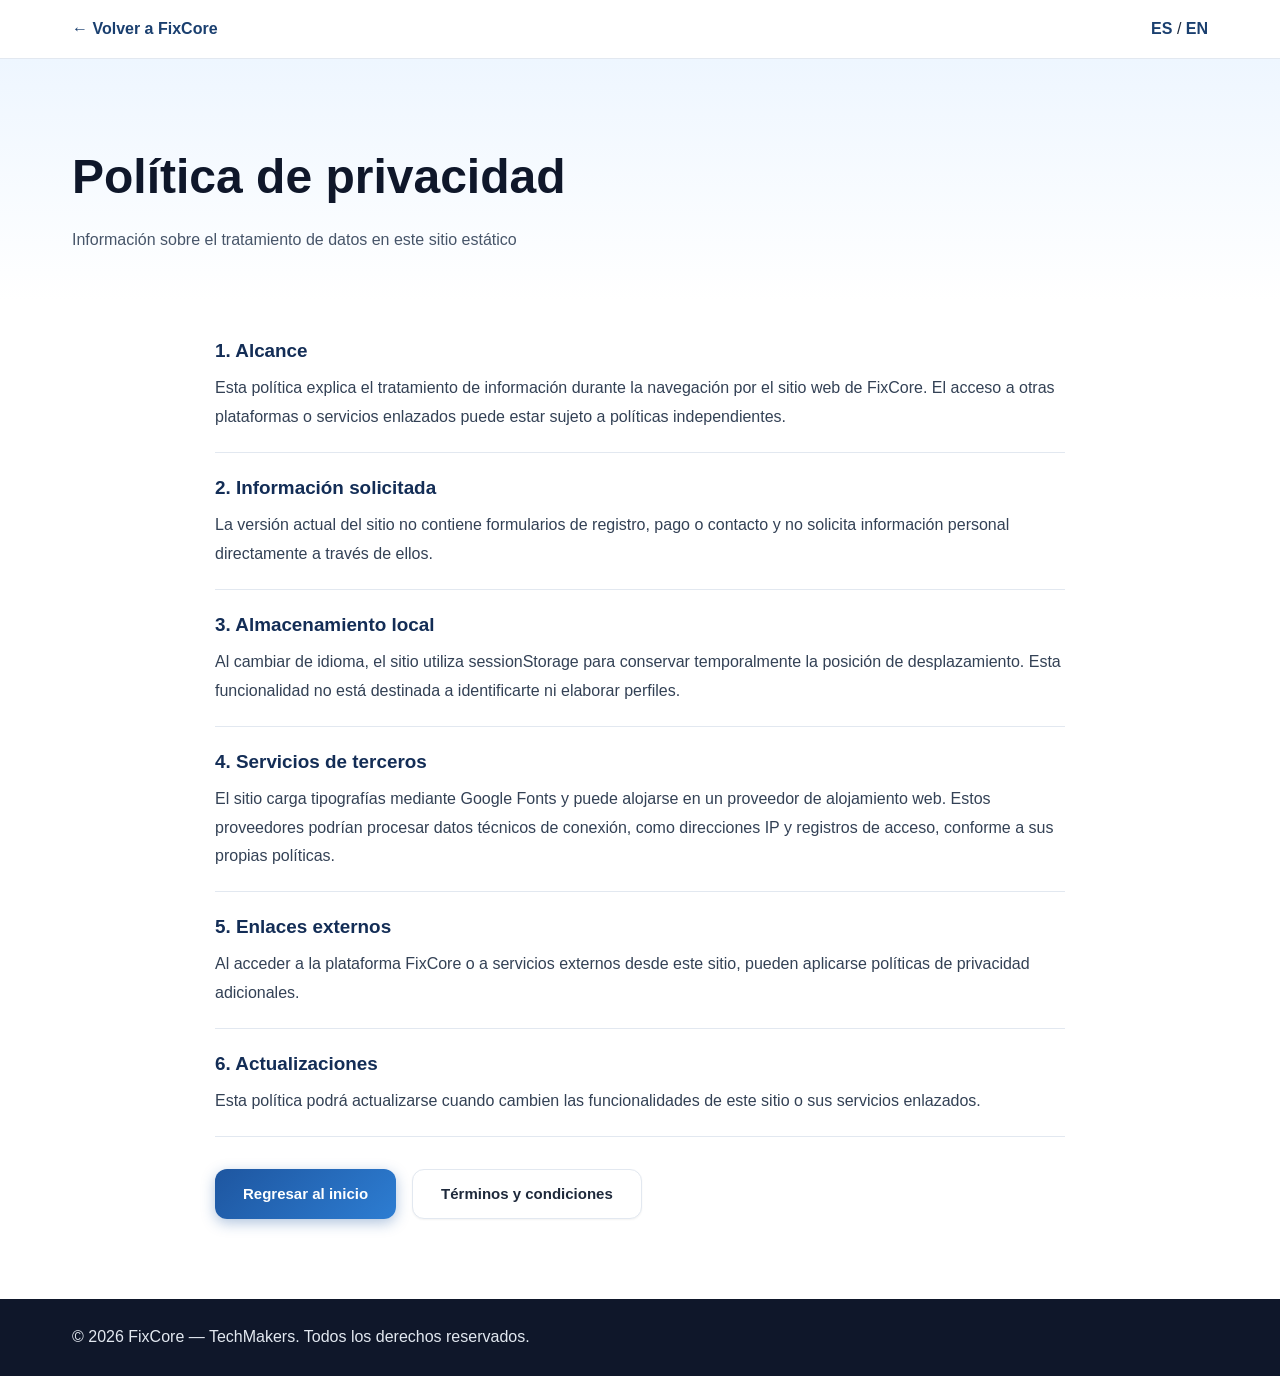
<file: privacidad.html>
<!DOCTYPE html>
<html lang="es">
<head>
    <meta charset="UTF-8" />
    <meta name="viewport" content="width=device-width, initial-scale=1.0" />
    <meta name="description" content="Información sobre el tratamiento de datos en este sitio estático" />
    <title>Política de privacidad — FixCore</title>
    <link rel="stylesheet" href="public/assets/styles/style.css" />
    <link rel="icon" href="favicon.ico" />

    <style>
        .legal-hero {
            padding: clamp(3rem, 8vw, 5rem) 0 3rem;
            background: linear-gradient(180deg, var(--blue-50), var(--white));
        }
        .legal-hero h1 {
            color: var(--gray-900);
            font-family: var(--font-display);
            font-size: clamp(2rem, 4vw, 3rem);
            margin-bottom: .7rem;
        }
        .legal-hero p {
            color: var(--gray-600);
            font-size: 1rem;
            max-width: 750px;
        }
        .legal-content { padding: 1rem 0 5rem; }
        .legal-content article { max-width: 850px; margin: auto; }
        .legal-content section {
            padding: 1.25rem 0;
            border-bottom: 1px solid var(--gray-200);
        }
        .legal-content h2 {
            color: var(--blue-700);
            font-size: 1.18rem;
            margin-bottom: .5rem;
        }
        .legal-content p {
            color: var(--gray-700);
            line-height: 1.8;
        }
        .legal-actions {
            display: flex;
            flex-wrap: wrap;
            gap: 1rem;
            margin-top: 2rem;
        }
        .legal-header {
            background: white;
            border-bottom: 1px solid var(--gray-200);
            padding: 1rem 0;
        }
        .legal-header__inner {
            display: flex;
            align-items: center;
            justify-content: space-between;
            gap: 1rem;
            flex-wrap: wrap;
        }
        .legal-header__inner a {
            color: var(--blue-600);
            font-weight: 600;
        }
        .legal-footer {
            background: var(--gray-900);
            color: var(--gray-200);
            padding: 1.6rem 0;
        }
        .legal-footer a {
            color: var(--blue-200);
            text-decoration: underline;
        }
        a:focus-visible {
            outline: 3px solid var(--blue-400);
            outline-offset: 4px;
        }
    </style>
</head>

<body>
<header class="legal-header">
    <div class="container legal-header__inner">
        <a href="index-es.html" aria-label="Volver al inicio">← Volver a FixCore</a>
        <nav aria-label="Idioma">
            <a href="privacidad.html" aria-current="page">ES</a>
            <span aria-hidden="true"> / </span>
            <a href="privacy-en.html">EN</a>
        </nav>
    </div>
</header>

<main>
    <div class="legal-hero">
        <div class="container">
            <h1>Política de privacidad</h1>
            <p>Información sobre el tratamiento de datos en este sitio estático</p>
        </div>
    </div>

    <div class="legal-content">
        <div class="container">
            <article>
                <section>
                    <h2>1. Alcance</h2>
                    <p>Esta política explica el tratamiento de información durante la navegación por el sitio web de FixCore. El acceso a otras plataformas o servicios enlazados puede estar sujeto a políticas independientes.</p>
                </section>

                <section>
                    <h2>2. Información solicitada</h2>
                    <p>La versión actual del sitio no contiene formularios de registro, pago o contacto y no solicita información personal directamente a través de ellos.</p>
                </section>

                <section>
                    <h2>3. Almacenamiento local</h2>
                    <p>Al cambiar de idioma, el sitio utiliza sessionStorage para conservar temporalmente la posición de desplazamiento. Esta funcionalidad no está destinada a identificarte ni elaborar perfiles.</p>
                </section>

                <section>
                    <h2>4. Servicios de terceros</h2>
                    <p>El sitio carga tipografías mediante Google Fonts y puede alojarse en un proveedor de alojamiento web. Estos proveedores podrían procesar datos técnicos de conexión, como direcciones IP y registros de acceso, conforme a sus propias políticas.</p>
                </section>

                <section>
                    <h2>5. Enlaces externos</h2>
                    <p>Al acceder a la plataforma FixCore o a servicios externos desde este sitio, pueden aplicarse políticas de privacidad adicionales.</p>
                </section>

                <section>
                    <h2>6. Actualizaciones</h2>
                    <p>Esta política podrá actualizarse cuando cambien las funcionalidades de este sitio o sus servicios enlazados.</p>
                </section>

                <div class="legal-actions">
                    <a href="index-es.html" class="btn btn--primary">Regresar al inicio</a>
                    <a href="terminos.html" class="btn btn--secondary">Términos y condiciones</a>
                </div>
            </article>
        </div>
    </div>
</main>

<footer class="legal-footer">
    <div class="container">
        © 2026 FixCore — TechMakers. Todos los derechos reservados.
    </div>
</footer>
</body>
</html>
</file>
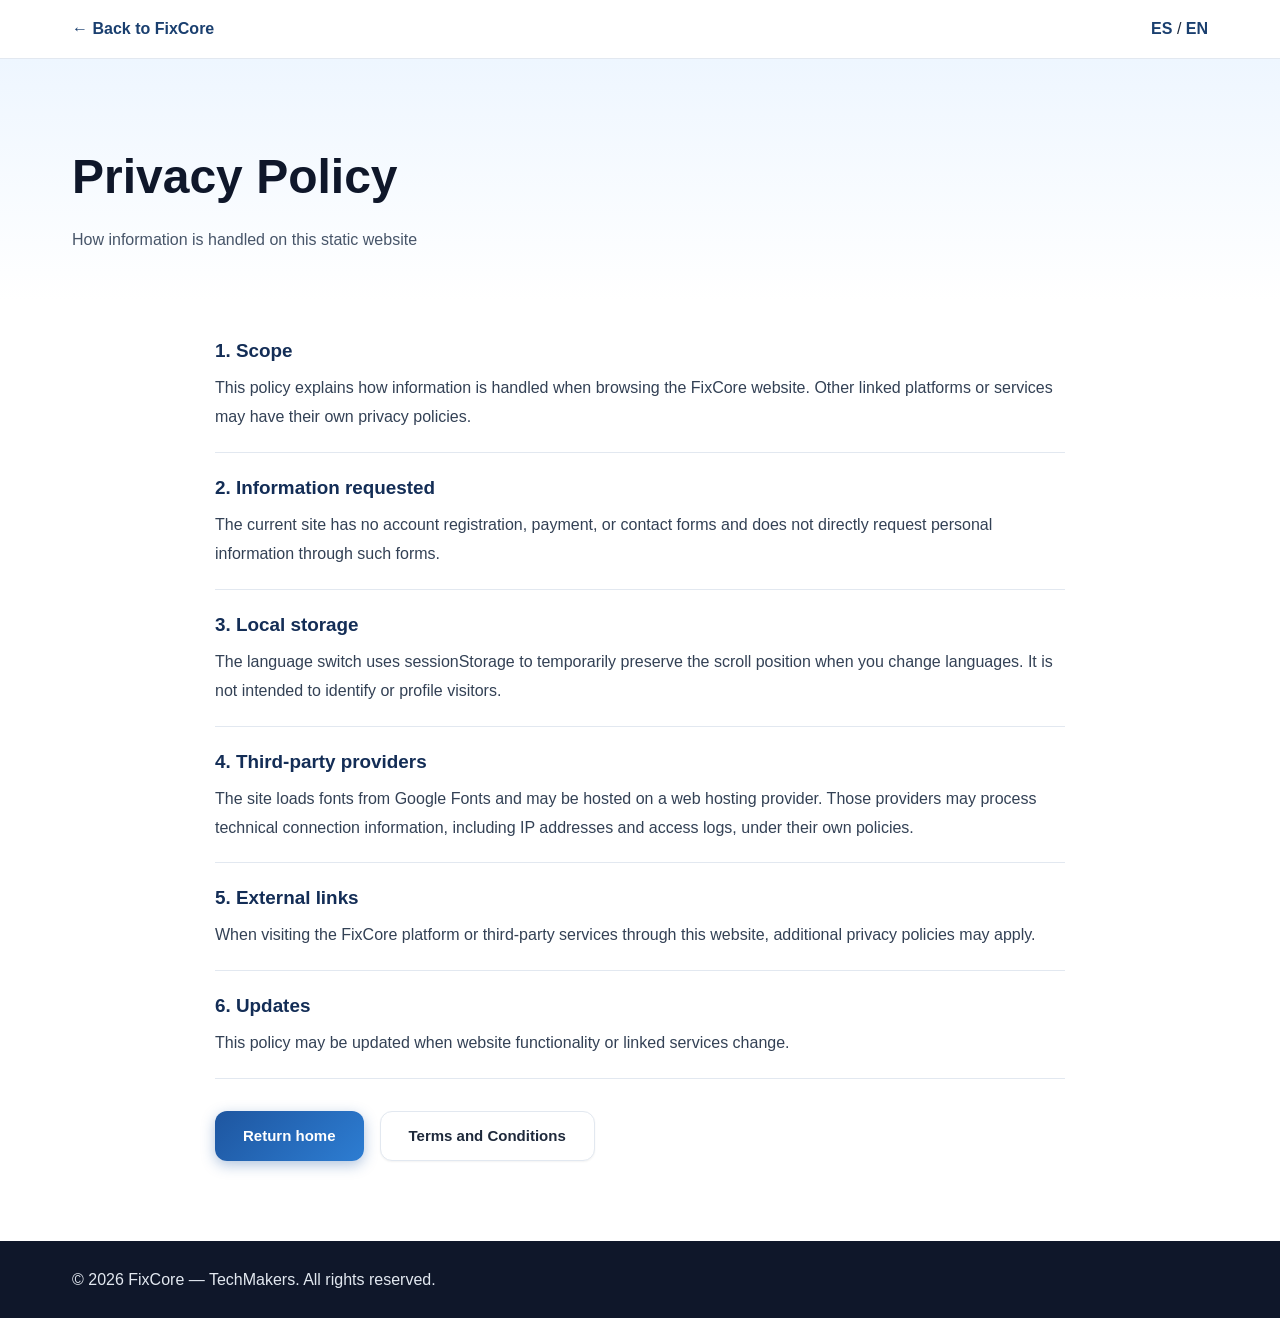
<file: privacy-en.html>
<!DOCTYPE html>
<html lang="en">
<head>
    <meta charset="UTF-8" />
    <meta name="viewport" content="width=device-width, initial-scale=1.0" />
    <meta name="description" content="How information is handled on this static website" />
    <title>Privacy Policy — FixCore</title>
    <link rel="stylesheet" href="public/assets/styles/style.css" />
    <link rel="icon" href="favicon.ico" />

    <style>
        .legal-hero {
            padding: clamp(3rem, 8vw, 5rem) 0 3rem;
            background: linear-gradient(180deg, var(--blue-50), var(--white));
        }
        .legal-hero h1 {
            color: var(--gray-900);
            font-family: var(--font-display);
            font-size: clamp(2rem, 4vw, 3rem);
            margin-bottom: .7rem;
        }
        .legal-hero p {
            color: var(--gray-600);
            font-size: 1rem;
            max-width: 750px;
        }
        .legal-content { padding: 1rem 0 5rem; }
        .legal-content article { max-width: 850px; margin: auto; }
        .legal-content section {
            padding: 1.25rem 0;
            border-bottom: 1px solid var(--gray-200);
        }
        .legal-content h2 {
            color: var(--blue-700);
            font-size: 1.18rem;
            margin-bottom: .5rem;
        }
        .legal-content p {
            color: var(--gray-700);
            line-height: 1.8;
        }
        .legal-actions {
            display: flex;
            flex-wrap: wrap;
            gap: 1rem;
            margin-top: 2rem;
        }
        .legal-header {
            background: white;
            border-bottom: 1px solid var(--gray-200);
            padding: 1rem 0;
        }
        .legal-header__inner {
            display: flex;
            align-items: center;
            justify-content: space-between;
            gap: 1rem;
            flex-wrap: wrap;
        }
        .legal-header__inner a {
            color: var(--blue-600);
            font-weight: 600;
        }
        .legal-footer {
            background: var(--gray-900);
            color: var(--gray-200);
            padding: 1.6rem 0;
        }
        .legal-footer a {
            color: var(--blue-200);
            text-decoration: underline;
        }
        a:focus-visible {
            outline: 3px solid var(--blue-400);
            outline-offset: 4px;
        }
    </style>
</head>

<body>
<header class="legal-header">
    <div class="container legal-header__inner">
        <a href="index.html" aria-label="Back to home">← Back to FixCore</a>
        <nav aria-label="Language">
            <a href="privacidad.html">ES</a>
            <span aria-hidden="true"> / </span>
            <a href="privacy-en.html" aria-current="page">EN</a>
        </nav>
    </div>
</header>

<main>
    <div class="legal-hero">
        <div class="container">
            <h1>Privacy Policy</h1>
            <p>How information is handled on this static website</p>
        </div>
    </div>

    <div class="legal-content">
        <div class="container">
            <article>
                <section>
                    <h2>1. Scope</h2>
                    <p>This policy explains how information is handled when browsing the FixCore website. Other linked platforms or services may have their own privacy policies.</p>
                </section>

                <section>
                    <h2>2. Information requested</h2>
                    <p>The current site has no account registration, payment, or contact forms and does not directly request personal information through such forms.</p>
                </section>

                <section>
                    <h2>3. Local storage</h2>
                    <p>The language switch uses sessionStorage to temporarily preserve the scroll position when you change languages. It is not intended to identify or profile visitors.</p>
                </section>

                <section>
                    <h2>4. Third-party providers</h2>
                    <p>The site loads fonts from Google Fonts and may be hosted on a web hosting provider. Those providers may process technical connection information, including IP addresses and access logs, under their own policies.</p>
                </section>

                <section>
                    <h2>5. External links</h2>
                    <p>When visiting the FixCore platform or third-party services through this website, additional privacy policies may apply.</p>
                </section>

                <section>
                    <h2>6. Updates</h2>
                    <p>This policy may be updated when website functionality or linked services change.</p>
                </section>

                <div class="legal-actions">
                    <a href="index.html" class="btn btn--primary">Return home</a>
                    <a href="terms-en.html" class="btn btn--secondary">Terms and Conditions</a>
                </div>
            </article>
        </div>
    </div>
</main>

<footer class="legal-footer">
    <div class="container">
        © 2026 FixCore — TechMakers. All rights reserved.
    </div>
</footer>
</body>
</html>
</file>
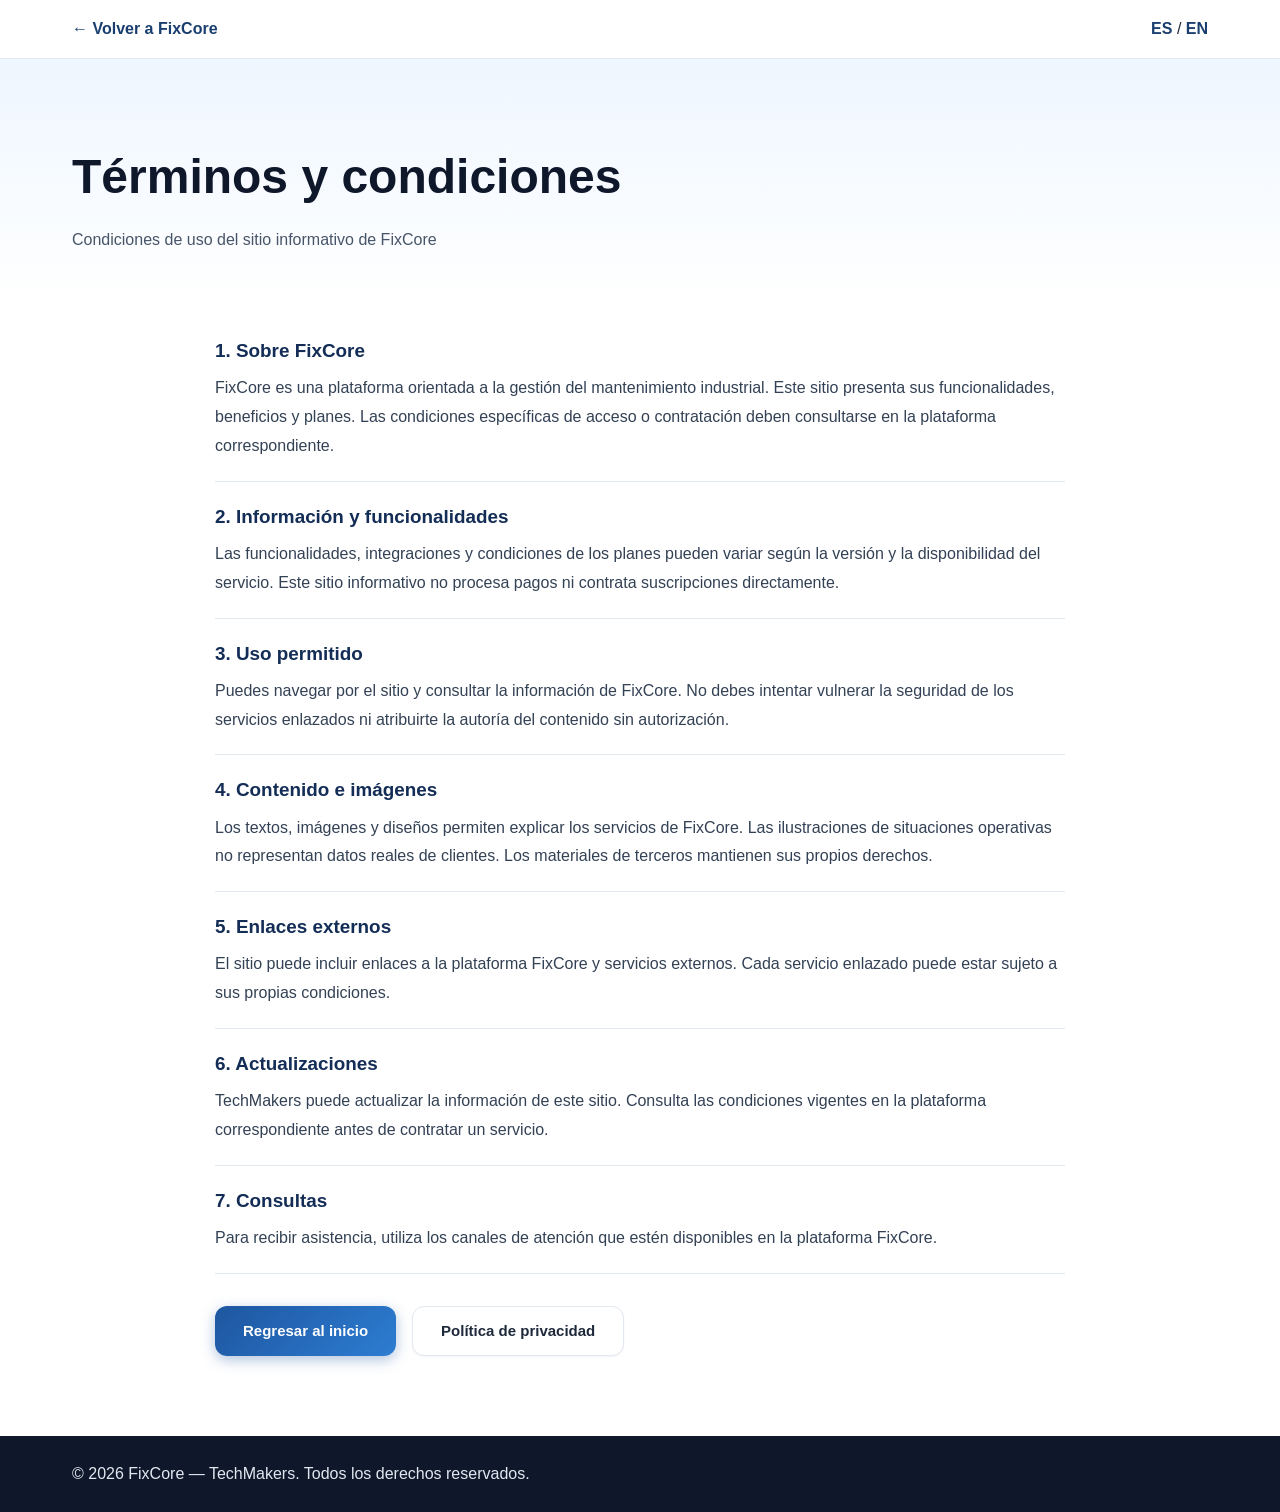
<file: terminos.html>
<!DOCTYPE html>
<html lang="es">
<head>
    <meta charset="UTF-8" />
    <meta name="viewport" content="width=device-width, initial-scale=1.0" />
    <meta name="description" content="Condiciones de uso del sitio informativo de FixCore" />
    <title>Términos y condiciones — FixCore</title>
    <link rel="stylesheet" href="public/assets/styles/style.css" />
    <link rel="icon" href="favicon.ico" />

    <style>
        .legal-hero {
            padding: clamp(3rem, 8vw, 5rem) 0 3rem;
            background: linear-gradient(180deg, var(--blue-50), var(--white));
        }
        .legal-hero h1 {
            color: var(--gray-900);
            font-family: var(--font-display);
            font-size: clamp(2rem, 4vw, 3rem);
            margin-bottom: .7rem;
        }
        .legal-hero p {
            color: var(--gray-600);
            font-size: 1rem;
            max-width: 750px;
        }
        .legal-content { padding: 1rem 0 5rem; }
        .legal-content article { max-width: 850px; margin: auto; }
        .legal-content section {
            padding: 1.25rem 0;
            border-bottom: 1px solid var(--gray-200);
        }
        .legal-content h2 {
            color: var(--blue-700);
            font-size: 1.18rem;
            margin-bottom: .5rem;
        }
        .legal-content p {
            color: var(--gray-700);
            line-height: 1.8;
        }
        .legal-actions {
            display: flex;
            flex-wrap: wrap;
            gap: 1rem;
            margin-top: 2rem;
        }
        .legal-header {
            background: white;
            border-bottom: 1px solid var(--gray-200);
            padding: 1rem 0;
        }
        .legal-header__inner {
            display: flex;
            align-items: center;
            justify-content: space-between;
            gap: 1rem;
            flex-wrap: wrap;
        }
        .legal-header__inner a {
            color: var(--blue-600);
            font-weight: 600;
        }
        .legal-footer {
            background: var(--gray-900);
            color: var(--gray-200);
            padding: 1.6rem 0;
        }
        .legal-footer a {
            color: var(--blue-200);
            text-decoration: underline;
        }
        a:focus-visible {
            outline: 3px solid var(--blue-400);
            outline-offset: 4px;
        }
    </style>
</head>

<body>
<header class="legal-header">
    <div class="container legal-header__inner">
        <a href="index-es.html" aria-label="Volver al inicio">← Volver a FixCore</a>
        <nav aria-label="Idioma">
            <a href="terminos.html" aria-current="page">ES</a>
            <span aria-hidden="true"> / </span>
            <a href="terms-en.html">EN</a>
        </nav>
    </div>
</header>

<main>
    <div class="legal-hero">
        <div class="container">
            <h1>Términos y condiciones</h1>
            <p>Condiciones de uso del sitio informativo de FixCore</p>
        </div>
    </div>

    <div class="legal-content">
        <div class="container">
            <article>
                <section>
                    <h2>1. Sobre FixCore</h2>
                    <p>FixCore es una plataforma orientada a la gestión del mantenimiento industrial. Este sitio presenta sus funcionalidades, beneficios y planes. Las condiciones específicas de acceso o contratación deben consultarse en la plataforma correspondiente.</p>
                </section>

                <section>
                    <h2>2. Información y funcionalidades</h2>
                    <p>Las funcionalidades, integraciones y condiciones de los planes pueden variar según la versión y la disponibilidad del servicio. Este sitio informativo no procesa pagos ni contrata suscripciones directamente.</p>
                </section>

                <section>
                    <h2>3. Uso permitido</h2>
                    <p>Puedes navegar por el sitio y consultar la información de FixCore. No debes intentar vulnerar la seguridad de los servicios enlazados ni atribuirte la autoría del contenido sin autorización.</p>
                </section>

                <section>
                    <h2>4. Contenido e imágenes</h2>
                    <p>Los textos, imágenes y diseños permiten explicar los servicios de FixCore. Las ilustraciones de situaciones operativas no representan datos reales de clientes. Los materiales de terceros mantienen sus propios derechos.</p>
                </section>

                <section>
                    <h2>5. Enlaces externos</h2>
                    <p>El sitio puede incluir enlaces a la plataforma FixCore y servicios externos. Cada servicio enlazado puede estar sujeto a sus propias condiciones.</p>
                </section>

                <section>
                    <h2>6. Actualizaciones</h2>
                    <p>TechMakers puede actualizar la información de este sitio. Consulta las condiciones vigentes en la plataforma correspondiente antes de contratar un servicio.</p>
                </section>

                <section>
                    <h2>7. Consultas</h2>
                    <p>Para recibir asistencia, utiliza los canales de atención que estén disponibles en la plataforma FixCore.</p>
                </section>

                <div class="legal-actions">
                    <a href="index-es.html" class="btn btn--primary">Regresar al inicio</a>
                    <a href="privacidad.html" class="btn btn--secondary">Política de privacidad</a>
                </div>
            </article>
        </div>
    </div>
</main>

<footer class="legal-footer">
    <div class="container">
        © 2026 FixCore — TechMakers. Todos los derechos reservados.
    </div>
</footer>
</body>
</html>
</file>
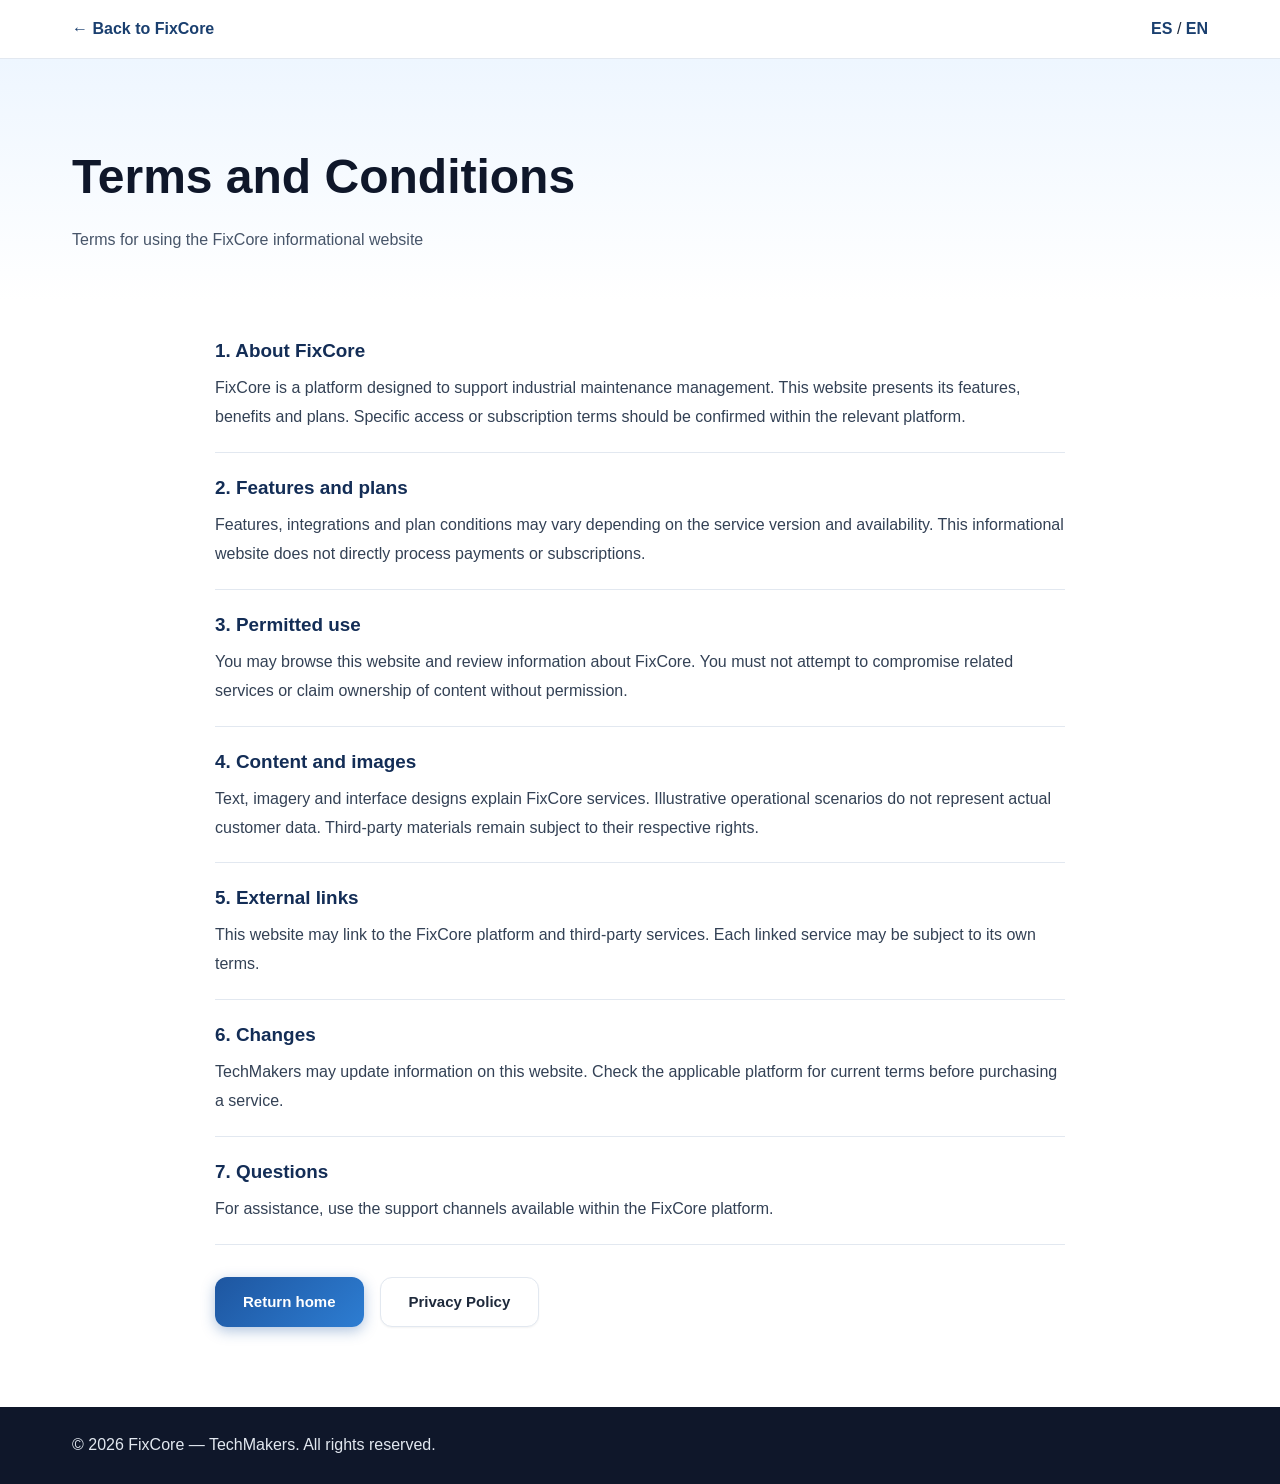
<file: terms-en.html>
<!DOCTYPE html>
<html lang="en">
<head>
    <meta charset="UTF-8" />
    <meta name="viewport" content="width=device-width, initial-scale=1.0" />
    <meta name="description" content="Terms for using the FixCore informational website" />
    <title>Terms and Conditions — FixCore</title>
    <link rel="stylesheet" href="public/assets/styles/style.css" />
    <link rel="icon" href="favicon.ico" />

    <style>
        .legal-hero {
            padding: clamp(3rem, 8vw, 5rem) 0 3rem;
            background: linear-gradient(180deg, var(--blue-50), var(--white));
        }
        .legal-hero h1 {
            color: var(--gray-900);
            font-family: var(--font-display);
            font-size: clamp(2rem, 4vw, 3rem);
            margin-bottom: .7rem;
        }
        .legal-hero p {
            color: var(--gray-600);
            font-size: 1rem;
            max-width: 750px;
        }
        .legal-content { padding: 1rem 0 5rem; }
        .legal-content article { max-width: 850px; margin: auto; }
        .legal-content section {
            padding: 1.25rem 0;
            border-bottom: 1px solid var(--gray-200);
        }
        .legal-content h2 {
            color: var(--blue-700);
            font-size: 1.18rem;
            margin-bottom: .5rem;
        }
        .legal-content p {
            color: var(--gray-700);
            line-height: 1.8;
        }
        .legal-actions {
            display: flex;
            flex-wrap: wrap;
            gap: 1rem;
            margin-top: 2rem;
        }
        .legal-header {
            background: white;
            border-bottom: 1px solid var(--gray-200);
            padding: 1rem 0;
        }
        .legal-header__inner {
            display: flex;
            align-items: center;
            justify-content: space-between;
            gap: 1rem;
            flex-wrap: wrap;
        }
        .legal-header__inner a {
            color: var(--blue-600);
            font-weight: 600;
        }
        .legal-footer {
            background: var(--gray-900);
            color: var(--gray-200);
            padding: 1.6rem 0;
        }
        .legal-footer a {
            color: var(--blue-200);
            text-decoration: underline;
        }
        a:focus-visible {
            outline: 3px solid var(--blue-400);
            outline-offset: 4px;
        }
    </style>
</head>

<body>
<header class="legal-header">
    <div class="container legal-header__inner">
        <a href="index.html" aria-label="Back to home">← Back to FixCore</a>
        <nav aria-label="Language">
            <a href="terminos.html">ES</a>
            <span aria-hidden="true"> / </span>
            <a href="terms-en.html" aria-current="page">EN</a>
        </nav>
    </div>
</header>

<main>
    <div class="legal-hero">
        <div class="container">
            <h1>Terms and Conditions</h1>
            <p>Terms for using the FixCore informational website</p>
        </div>
    </div>

    <div class="legal-content">
        <div class="container">
            <article>
                <section>
                    <h2>1. About FixCore</h2>
                    <p>FixCore is a platform designed to support industrial maintenance management. This website presents its features, benefits and plans. Specific access or subscription terms should be confirmed within the relevant platform.</p>
                </section>

                <section>
                    <h2>2. Features and plans</h2>
                    <p>Features, integrations and plan conditions may vary depending on the service version and availability. This informational website does not directly process payments or subscriptions.</p>
                </section>

                <section>
                    <h2>3. Permitted use</h2>
                    <p>You may browse this website and review information about FixCore. You must not attempt to compromise related services or claim ownership of content without permission.</p>
                </section>

                <section>
                    <h2>4. Content and images</h2>
                    <p>Text, imagery and interface designs explain FixCore services. Illustrative operational scenarios do not represent actual customer data. Third-party materials remain subject to their respective rights.</p>
                </section>

                <section>
                    <h2>5. External links</h2>
                    <p>This website may link to the FixCore platform and third-party services. Each linked service may be subject to its own terms.</p>
                </section>

                <section>
                    <h2>6. Changes</h2>
                    <p>TechMakers may update information on this website. Check the applicable platform for current terms before purchasing a service.</p>
                </section>

                <section>
                    <h2>7. Questions</h2>
                    <p>For assistance, use the support channels available within the FixCore platform.</p>
                </section>

                <div class="legal-actions">
                    <a href="index.html" class="btn btn--primary">Return home</a>
                    <a href="privacy-en.html" class="btn btn--secondary">Privacy Policy</a>
                </div>
            </article>
        </div>
    </div>
</main>

<footer class="legal-footer">
    <div class="container">
        © 2026 FixCore — TechMakers. All rights reserved.
    </div>
</footer>
</body>
</html>
</file>
<file: public/assets/styles/style.css>
:root {
  --blue-900: #0a1628;
  --blue-800: #0f1f3d;
  --blue-700: #132d56;
  --blue-600: #1a3f6f;
  --blue-500: #1e56a0;
  --blue-400: #2d7dd2;
  --blue-300: #4da3ff;
  --blue-200: #8ec5ff;
  --blue-100: #d4e9ff;
  --blue-50:  #eef6ff;


  --green-500: #22c55e;
  --green-400: #4ade80;
  --green-300: #86efac;
  --green-100: #dcfce7;


  --orange-500: #f97316;
  --orange-400: #fb923c;
  --orange-300: #fdba74;
  --orange-100: #ffedd5;


  --white: #ffffff;
  --gray-50:  #f8fafc;
  --gray-100: #f1f5f9;
  --gray-200: #e2e8f0;
  --gray-300: #cbd5e1;
  --gray-400: #94a3b8;
  --gray-500: #64748b;
  --gray-600: #475569;
  --gray-700: #334155;
  --gray-800: #1e293b;
  --gray-900: #0f172a;

  --red-500: #ef4444;
  --red-400: #f87171;


  --font-primary: 'Inter', -apple-system, BlinkMacSystemFont, 'Segoe UI', sans-serif;
  --font-display: 'Outfit', 'Inter', sans-serif;


  --space-xs: 0.25rem;
  --space-sm: 0.5rem;
  --space-md: 1rem;
  --space-lg: 1.5rem;
  --space-xl: 2rem;
  --space-2xl: 3rem;
  --space-3xl: 4rem;
  --space-4xl: 6rem;


  --radius-sm: 0.375rem;
  --radius-md: 0.75rem;
  --radius-lg: 1rem;
  --radius-xl: 1.5rem;
  --radius-full: 9999px;

  --shadow-sm: 0 1px 2px rgba(0,0,0,0.05);
  --shadow-md: 0 4px 6px -1px rgba(0,0,0,0.07), 0 2px 4px -2px rgba(0,0,0,0.05);
  --shadow-lg: 0 10px 25px -3px rgba(0,0,0,0.1), 0 4px 6px -4px rgba(0,0,0,0.05);
  --shadow-xl: 0 20px 50px -5px rgba(0,0,0,0.15), 0 8px 10px -6px rgba(0,0,0,0.05);
  --shadow-glow: 0 0 40px rgba(45, 125, 210, 0.15);
  --shadow-card: 0 1px 3px rgba(0,0,0,0.06), 0 6px 16px rgba(0,0,0,0.06);

  --transition-fast: 150ms cubic-bezier(0.4, 0, 0.2, 1);
  --transition-base: 250ms cubic-bezier(0.4, 0, 0.2, 1);
  --transition-slow: 400ms cubic-bezier(0.4, 0, 0.2, 1);


  --container-max: 1200px;
  --container-wide: 1400px;
}


*, *::before, *::after {
  margin: 0;
  padding: 0;
  box-sizing: border-box;
}

html {
  scroll-behavior: smooth;
  scroll-padding-top: 88px;
  -webkit-font-smoothing: antialiased;
  -moz-osx-font-smoothing: grayscale;
}

body {
  font-family: var(--font-primary);
  color: var(--gray-800);
  background: var(--white);
  line-height: 1.6;
  overflow-x: hidden;
}

img {
  max-width: 100%;
  height: auto;
  display: block;
}

a {
  text-decoration: none;
  color: inherit;
  transition: color var(--transition-fast);
}

button {
  font-family: inherit;
  cursor: pointer;
  border: none;
  outline: none;
}

ul, ol {
  list-style: none;
}


.container {
  max-width: var(--container-max);
  margin: 0 auto;
  padding: 0 var(--space-xl);
}

.container--wide {
  max-width: var(--container-wide);
}

.section {
  padding: var(--space-4xl) 0;
}

.section--dark {
  background: var(--blue-900);
  color: var(--white);
}

.section--light {
  background: var(--gray-50);
}

.text-center {
  text-align: center;
}


.section-badge {
  display: inline-flex;
  align-items: center;
  gap: var(--space-sm);
  padding: var(--space-xs) var(--space-md);
  background: var(--blue-100);
  color: var(--blue-500);
  border-radius: var(--radius-full);
  font-size: 0.8125rem;
  font-weight: 600;
  letter-spacing: 0.02em;
  margin-bottom: var(--space-lg);
}

.section-badge--dark {
  background: rgba(45, 125, 210, 0.15);
  color: var(--blue-300);
}

.section-title {
  font-family: var(--font-display);
  font-size: clamp(1.75rem, 4vw, 2.5rem);
  font-weight: 700;
  color: var(--gray-900);
  line-height: 1.2;
  margin-bottom: var(--space-md);
  letter-spacing: -0.02em;
}

.section-title--white {
  color: var(--white);
}

.section-subtitle {
  font-size: 1.125rem;
  color: var(--gray-500);
  max-width: 640px;
  margin: 0 auto var(--space-2xl);
  line-height: 1.7;
}

.section-subtitle--light {
  color: var(--blue-200);
}


.btn {
  display: inline-flex;
  align-items: center;
  justify-content: center;
  gap: var(--space-sm);
  padding: 0.75rem 1.75rem;
  font-size: 0.9375rem;
  font-weight: 600;
  border-radius: var(--radius-md);
  transition: all var(--transition-base);
  white-space: nowrap;
  position: relative;
  overflow: hidden;
}

.btn::after {
  content: '';
  position: absolute;
  inset: 0;
  background: linear-gradient(180deg, rgba(255,255,255,0.1) 0%, transparent 100%);
  opacity: 0;
  transition: opacity var(--transition-fast);
}

.btn:hover::after {
  opacity: 1;
}

.btn--primary {
  background: linear-gradient(135deg, var(--blue-500) 0%, var(--blue-400) 100%);
  color: var(--white);
  box-shadow: 0 4px 14px rgba(30, 86, 160, 0.35);
}

.btn--primary:hover {
  transform: translateY(-2px);
  box-shadow: 0 8px 25px rgba(30, 86, 160, 0.45);
}

.btn--primary:active {
  transform: translateY(0);
}

.btn--secondary {
  background: var(--white);
  color: var(--gray-800);
  border: 1.5px solid var(--gray-200);
  box-shadow: var(--shadow-sm);
}

.btn--secondary:hover {
  border-color: var(--blue-300);
  color: var(--blue-500);
  box-shadow: var(--shadow-md);
  transform: translateY(-1px);
}

.btn--ghost {
  background: transparent;
  color: var(--gray-600);
  padding: 0.75rem 1rem;
}

.btn--ghost:hover {
  color: var(--blue-500);
}

.btn--lg {
  padding: 1rem 2.25rem;
  font-size: 1.0625rem;
  border-radius: var(--radius-lg);
}

.btn--green {
  background: linear-gradient(135deg, var(--green-500) 0%, #16a34a 100%);
  color: var(--white);
  box-shadow: 0 4px 14px rgba(34, 197, 94, 0.35);
}

.btn--green:hover {
  transform: translateY(-2px);
  box-shadow: 0 8px 25px rgba(34, 197, 94, 0.45);
}

.header {
  position: fixed;
  top: 0;
  left: 0;
  right: 0;
  z-index: 1000;
  background: rgba(255, 255, 255, 0.85);
  backdrop-filter: blur(16px) saturate(180%);
  -webkit-backdrop-filter: blur(16px) saturate(180%);
  border-bottom: 1px solid rgba(226, 232, 240, 0.6);
  transition: all var(--transition-base);
}

.header.scrolled {
  box-shadow: 0 4px 20px rgba(0,0,0,0.06);
}

.header__inner {
  display: flex;
  align-items: center;
  justify-content: space-between;
  height: 72px;
  max-width: var(--container-wide);
  margin: 0 auto;
  padding: 0 var(--space-xl);
}

.header__logo {
  display: flex;
  align-items: center;
  gap: 0.625rem;
  font-family: var(--font-display);
  font-weight: 700;
  font-size: 1.375rem;
  color: var(--gray-900);
  text-decoration: none;
}

.header__logo-icon {
  width: 38px;
  height: 38px;
  flex-shrink: 0;
  transition: transform var(--transition-base);
}

.header__logo:hover .header__logo-icon {
  transform: rotate(15deg) scale(1.05);
}

.header__logo-text {
  font-family: var(--font-display);
  font-weight: 800;
  font-size: 1.375rem;
  letter-spacing: -0.02em;
  color: var(--gray-900);
}

.header__logo-text span {
  background: linear-gradient(135deg, var(--blue-500), var(--blue-300));
  -webkit-background-clip: text;
  -webkit-text-fill-color: transparent;
  background-clip: text;
}

.header__nav {
  display: flex;
  align-items: center;
  gap: var(--space-xl);
}

.header__nav a {
  font-size: 0.9375rem;
  font-weight: 500;
  color: var(--gray-600);
  position: relative;
  padding: var(--space-xs) 0;
}

.header__nav a::after {
  content: '';
  position: absolute;
  bottom: -2px;
  left: 0;
  width: 0;
  height: 2px;
  background: var(--blue-500);
  transition: width var(--transition-base);
  border-radius: 1px;
}

.header__nav a:hover {
  color: var(--blue-500);
}

.header__nav a:hover::after {
  width: 100%;
}

.header__actions {
  display: flex;
  align-items: center;
  gap: var(--space-md);
}

.header__mobile-toggle {
  display: none;
  background: none;
  border: none;
  padding: var(--space-sm);
  cursor: pointer;
}

.header__mobile-toggle span {
  display: block;
  width: 24px;
  height: 2px;
  background: var(--gray-700);
  margin: 5px 0;
  transition: all var(--transition-base);
  border-radius: 2px;
}

.hero {
  padding-top: calc(72px + var(--space-4xl));
  padding-bottom: var(--space-4xl);
  background: linear-gradient(180deg, var(--blue-50) 0%, var(--white) 60%);
  position: relative;
  overflow: hidden;
}

.hero::before {
  content: '';
  position: absolute;
  top: -50%;
  right: -20%;
  width: 60%;
  height: 120%;
  background: radial-gradient(ellipse, rgba(45,125,210,0.06) 0%, transparent 70%);
  pointer-events: none;
}

.hero::after {
  content: '';
  position: absolute;
  bottom: -30%;
  left: -10%;
  width: 40%;
  height: 80%;
  background: radial-gradient(ellipse, rgba(34,197,94,0.04) 0%, transparent 70%);
  pointer-events: none;
}

.hero__inner {
  display: grid;
  grid-template-columns: 1fr 1fr;
  gap: var(--space-3xl);
  align-items: center;
  position: relative;
  z-index: 1;
}

.hero__badge {
  display: inline-flex;
  align-items: center;
  gap: var(--space-sm);
  padding: 0.375rem 1rem;
  background: linear-gradient(135deg, rgba(34,197,94,0.1) 0%, rgba(34,197,94,0.05) 100%);
  border: 1px solid rgba(34,197,94,0.2);
  border-radius: var(--radius-full);
  font-size: 0.8125rem;
  font-weight: 600;
  color: var(--green-500);
  margin-bottom: var(--space-lg);
  animation: fadeInUp 0.6s ease-out;
}

.hero__badge svg {
  flex-shrink: 0;
}

.hero__title {
  font-family: var(--font-display);
  font-size: clamp(2rem, 5vw, 3.25rem);
  font-weight: 800;
  color: var(--gray-900);
  line-height: 1.15;
  letter-spacing: -0.03em;
  margin-bottom: var(--space-lg);
  animation: fadeInUp 0.6s ease-out 0.1s both;
}

.hero__title span {
  background: linear-gradient(135deg, var(--blue-500) 0%, var(--blue-400) 100%);
  -webkit-background-clip: text;
  -webkit-text-fill-color: transparent;
  background-clip: text;
}

.hero__subtitle {
  font-size: 1.125rem;
  color: var(--gray-500);
  line-height: 1.75;
  margin-bottom: var(--space-2xl);
  max-width: 520px;
  animation: fadeInUp 0.6s ease-out 0.2s both;
}

.hero__cta {
  display: flex;
  align-items: center;
  gap: var(--space-md);
  margin-bottom: var(--space-2xl);
  animation: fadeInUp 0.6s ease-out 0.3s both;
}

.hero__social-proof {
  display: flex;
  align-items: center;
  gap: var(--space-xl);
  animation: fadeInUp 0.6s ease-out 0.4s both;
}

.hero__stars {
  display: flex;
  align-items: center;
  gap: var(--space-xs);
}

.hero__stars svg {
  color: #f59e0b;
  width: 18px;
  height: 18px;
}

.hero__stars-text {
  font-size: 0.8125rem;
  color: var(--gray-500);
  font-weight: 500;
}

.hero__logos {
  display: flex;
  align-items: center;
  gap: var(--space-lg);
  padding-left: var(--space-xl);
  border-left: 1px solid var(--gray-200);
}

.hero__logos span {
  font-size: 0.75rem;
  text-transform: uppercase;
  letter-spacing: 0.05em;
  color: var(--gray-400);
  font-weight: 600;
  white-space: nowrap;
}

.hero__logo-item {
  display: flex;
  align-items: center;
  gap: 0.375rem;
  color: var(--gray-400);
  font-weight: 700;
  font-size: 0.875rem;
  letter-spacing: -0.01em;
  opacity: 0.6;
  transition: opacity var(--transition-fast);
}

.hero__logo-item:hover {
  opacity: 1;
}

.hero__logo-item svg {
  width: 20px;
  height: 20px;
}

.hero__visual {
  position: relative;
  animation: fadeInRight 0.8s ease-out 0.3s both;
}

.hero__visual-dashboard {
  border-radius: var(--radius-xl);
  box-shadow: var(--shadow-xl), 0 0 60px rgba(30,86,160,0.08);
  overflow: hidden;
  border: 1px solid var(--gray-200);
  position: relative;
  z-index: 1;
}

.hero__visual-dashboard img {
  width: 100%;
  display: block;
}

.hero__visual-phone {
  position: absolute;
  bottom: -20px;
  right: -30px;
  width: 160px;
  z-index: 2;
  border-radius: var(--radius-lg);
  box-shadow: var(--shadow-xl);
  overflow: hidden;
  border: 3px solid var(--white);
  animation: float 4s ease-in-out infinite;
}

.hero__visual-phone img {
  width: 100%;
  display: block;
}


.hero__visual::before {
  content: '';
  position: absolute;
  top: -20px;
  left: -20px;
  width: 80px;
  height: 80px;
  background: radial-gradient(circle, var(--blue-300) 1.5px, transparent 1.5px);
  background-size: 12px 12px;
  opacity: 0.3;
  z-index: 0;
}


.stats-bar {
  background: #061a2f;
  padding: 1.75rem 0;
  position: relative;
  overflow: hidden;
}

.stats-bar::before {
  content: '';
  position: absolute;
  inset: 0;
  background: linear-gradient(
          135deg,
          rgba(45, 125, 210, 0.12),
          transparent 50%,
          rgba(77, 163, 255, 0.05)
  );
  pointer-events: none;
}

.stats-bar__inner {
  display: grid;
  grid-template-columns: repeat(4, 1fr);
  position: relative;
  z-index: 1;
}

.stats-bar__item {
  text-align: center;
  padding: 0.5rem 1rem;
  position: relative;
}

/* Separadores */
.stats-bar__item:not(:last-child)::after {
  content: '';
  position: absolute;
  right: 0;
  top: 15%;
  height: 70%;
  width: 1px;
  background: rgba(255, 255, 255, 0.12);
}

/* Números */
.stats-bar__number {
  color: #4da3ff;
  font-family: var(--font-display);
  font-size: clamp(1.5rem, 3vw, 2rem);
  font-weight: 800;
  line-height: 1.2;
  letter-spacing: -0.02em;
  text-shadow: 0 0 12px rgba(77, 163, 255, 0.25);
}

/* Textos */
.stats-bar__label {
  margin-top: 0.35rem;
  color: #b9c9d9;
  font-size: 0.8125rem;
  font-weight: 500;
  line-height: 1.3;
}

.features {
  padding: var(--space-4xl) 0;
  background: var(--white);
}

.features__grid {
  display: grid;
  grid-template-columns: repeat(3, 1fr);
  gap: var(--space-xl);
  margin-top: var(--space-2xl);
}

.feature-card {
  padding: var(--space-2xl);
  border-radius: var(--radius-xl);
  background: var(--white);
  border: 1px solid var(--gray-200);
  transition: all var(--transition-base);
  position: relative;
  overflow: hidden;
}

.feature-card::before {
  content: '';
  position: absolute;
  top: 0;
  left: 0;
  right: 0;
  height: 3px;
  background: linear-gradient(90deg, var(--blue-400), var(--blue-300));
  opacity: 0;
  transition: opacity var(--transition-base);
}

.feature-card:hover {
  border-color: var(--blue-200);
  box-shadow: var(--shadow-lg), var(--shadow-glow);
  transform: translateY(-4px);
}

.feature-card:hover::before {
  opacity: 1;
}

.feature-card__icon {
  width: 52px;
  height: 52px;
  border-radius: var(--radius-lg);
  display: flex;
  align-items: center;
  justify-content: center;
  margin-bottom: var(--space-lg);
  background: var(--blue-50);
  color: var(--blue-500);
  transition: all var(--transition-base);
}

.feature-card:hover .feature-card__icon {
  background: linear-gradient(135deg, var(--blue-500), var(--blue-400));
  color: var(--white);
  transform: scale(1.05);
}

.feature-card__icon svg {
  width: 24px;
  height: 24px;
}

.feature-card__title {
  font-family: var(--font-display);
  font-size: 1.125rem;
  font-weight: 700;
  color: var(--gray-900);
  margin-bottom: var(--space-sm);
}

.feature-card__desc {
  font-size: 0.9375rem;
  color: var(--gray-500);
  line-height: 1.65;
}

/* ===== HOW IT WORKS ===== */
.how-it-works {
  padding: var(--space-4xl) 0;
  background: var(--gray-50);
}

.how-it-works__steps {
  display: grid;
  grid-template-columns: repeat(3, 1fr);
  gap: var(--space-2xl);
  margin-top: var(--space-2xl);
  position: relative;
}


.how-it-works__steps::before {
  content: '';
  position: absolute;
  top: 40px;
  left: 15%;
  right: 15%;
  height: 2px;
  background: linear-gradient(90deg, var(--blue-200), var(--green-300), var(--orange-300));
  z-index: 0;
}

.step-card {
  text-align: center;
  position: relative;
  z-index: 1;
}

.step-card__number {
  width: 80px;
  height: 80px;
  border-radius: 50%;
  background: var(--white);
  border: 3px solid var(--blue-200);
  display: flex;
  align-items: center;
  justify-content: center;
  margin: 0 auto var(--space-lg);
  font-family: var(--font-display);
  font-size: 1.75rem;
  font-weight: 800;
  color: var(--blue-500);
  box-shadow: var(--shadow-md);
  transition: all var(--transition-base);
}

.step-card:hover .step-card__number {
  background: linear-gradient(135deg, var(--blue-500), var(--blue-400));
  color: var(--white);
  border-color: var(--blue-500);
  transform: scale(1.1);
  box-shadow: 0 8px 25px rgba(30, 86, 160, 0.3);
}

.step-card__title {
  font-family: var(--font-display);
  font-size: 1.25rem;
  font-weight: 700;
  color: var(--gray-900);
  margin-bottom: var(--space-sm);
}

.step-card__desc {
  font-size: 0.9375rem;
  color: var(--gray-500);
  line-height: 1.65;
  max-width: 280px;
  margin: 0 auto;
}



.solutions {
  padding: var(--space-4xl) 0;
  background: var(--white);
}

.solutions__grid {
  display: grid;
  grid-template-columns: repeat(3, 1fr);
  gap: var(--space-xl);
  margin-top: var(--space-2xl);
}

.solution-card {
  padding: var(--space-2xl) var(--space-xl);
  border-radius: var(--radius-xl);
  position: relative;
  overflow: hidden;
  transition: all var(--transition-base);
  min-height: 280px;
  display: flex;
  flex-direction: column;
  justify-content: flex-end;
}

.solution-card::before {
  content: '';
  position: absolute;
  inset: 0;
  opacity: 0.08;
  transition: opacity var(--transition-base);
}

.solution-card:hover {
  transform: translateY(-6px);
  box-shadow: var(--shadow-xl);
}

.solution-card:hover::before {
  opacity: 0.12;
}

.solution-card--orange {
  background: linear-gradient(135deg, #1a1a2e 0%, #16213e 100%);
  border: 1px solid rgba(249, 115, 22, 0.2);
}

.solution-card--orange::before {
  background: radial-gradient(circle at top right, var(--orange-400), transparent 70%);
}

.solution-card--blue {
  background: linear-gradient(135deg, #0f2027 0%, #203a43 100%);
  border: 1px solid rgba(45, 125, 210, 0.2);
}

.solution-card--blue::before {
  background: radial-gradient(circle at top right, var(--blue-400), transparent 70%);
}

.solution-card--dark {
  background: linear-gradient(135deg, #1a1a1a 0%, #2d2d2d 100%);
  border: 1px solid rgba(148, 163, 184, 0.15);
}

.solution-card--dark::before {
  background: radial-gradient(circle at top right, var(--gray-400), transparent 70%);
}

.solution-card__icon {
  width: 48px;
  height: 48px;
  border-radius: var(--radius-md);
  display: flex;
  align-items: center;
  justify-content: center;
  margin-bottom: var(--space-lg);
  font-size: 1.5rem;
}

.solution-card--orange .solution-card__icon {
  background: rgba(249, 115, 22, 0.15);
  color: var(--orange-400);
}

.solution-card--blue .solution-card__icon {
  background: rgba(45, 125, 210, 0.15);
  color: var(--blue-300);
}

.solution-card--dark .solution-card__icon {
  background: rgba(148, 163, 184, 0.15);
  color: var(--gray-400);
}

.solution-card__tag {
  font-size: 0.75rem;
  text-transform: uppercase;
  letter-spacing: 0.08em;
  font-weight: 700;
  margin-bottom: var(--space-sm);
}

.solution-card--orange .solution-card__tag {
  color: var(--orange-400);
}

.solution-card--blue .solution-card__tag {
  color: var(--blue-300);
}

.solution-card--dark .solution-card__tag {
  color: var(--gray-400);
}

.solution-card__title {
  font-family: var(--font-display);
  font-size: 1.375rem;
  font-weight: 700;
  color: var(--white);
  margin-bottom: var(--space-sm);
}

.solution-card__desc {
  font-size: 0.9375rem;
  color: rgba(255,255,255,0.65);
  line-height: 1.65;
}

/* ===== TESTIMONIALS ===== */
.testimonials {
  padding: var(--space-4xl) 0;
  background: var(--gray-50);
}

.testimonials__grid {
  display: grid;
  grid-template-columns: repeat(2, 1fr);
  gap: var(--space-xl);
  margin-top: var(--space-2xl);
}

.testimonial-card {
  background: var(--white);
  border-radius: var(--radius-xl);
  padding: var(--space-2xl);
  border: 1px solid var(--gray-200);
  transition: all var(--transition-base);
  position: relative;
}

.testimonial-card:hover {
  box-shadow: var(--shadow-lg);
  border-color: var(--blue-200);
  transform: translateY(-2px);
}

.testimonial-card__stars {
  display: flex;
  gap: 2px;
  margin-bottom: var(--space-lg);
}

.testimonial-card__stars svg {
  width: 18px;
  height: 18px;
  color: #f59e0b;
}

.testimonial-card__quote {
  font-size: 1.0625rem;
  color: var(--gray-700);
  line-height: 1.7;
  margin-bottom: var(--space-xl);
  font-style: italic;
  position: relative;
}

.testimonial-card__quote::before {
  content: '"';
  font-family: Georgia, serif;
  font-size: 3.5rem;
  color: var(--blue-200);
  position: absolute;
  top: -20px;
  left: -5px;
  line-height: 1;
  opacity: 0.5;
}

.testimonial-card__avatar {
  width: 52px;
  height: 52px;
  border-radius: 50%;
  object-fit: cover;
  border: 2px solid var(--blue-100);
}

.testimonial-card__name {
  font-weight: 700;
  color: var(--gray-900);
  font-size: 0.9375rem;
}

.testimonial-card__role {
  font-size: 0.8125rem;
  color: var(--gray-500);
}



.pricing {
  padding: var(--space-4xl) 0;
  background: var(--white);
  position: relative;
}

.pricing__toggle {
  display: flex;
  align-items: center;
  justify-content: center;
  gap: var(--space-md);
  margin-bottom: var(--space-2xl);
}

.pricing__toggle-label {
  font-size: 0.9375rem;
  font-weight: 600;
  color: var(--gray-500);
  transition: color var(--transition-fast);
  cursor: pointer;
}

.pricing__toggle-label.active {
  color: var(--gray-900);
}

.pricing__toggle-switch {
  width: 52px;
  height: 28px;
  background: var(--gray-300);
  border-radius: var(--radius-full);
  position: relative;
  cursor: pointer;
  transition: background var(--transition-base);
  border: none;
  padding: 0;
}

.pricing__toggle-switch.active {
  background: linear-gradient(135deg, var(--blue-500), var(--blue-400));
}

.pricing__toggle-switch::after {
  content: '';
  position: absolute;
  top: 3px;
  left: 3px;
  width: 22px;
  height: 22px;
  background: var(--white);
  border-radius: 50%;
  box-shadow: 0 1px 3px rgba(0,0,0,0.15);
  transition: transform var(--transition-base);
}

.pricing__toggle-switch.active::after {
  transform: translateX(24px);
}

.pricing__save-badge {
  display: inline-flex;
  padding: 0.2rem 0.625rem;
  background: rgba(34,197,94,0.1);
  color: var(--green-500);
  font-size: 0.6875rem;
  font-weight: 700;
  border-radius: var(--radius-full);
  letter-spacing: 0.02em;
  border: 1px solid rgba(34,197,94,0.2);
}

.pricing__grid {
  display: grid;
  grid-template-columns: repeat(3, 1fr);
  gap: var(--space-xl);
  align-items: start;
}

/* Pricing Card */
.pricing-card {
  background: var(--white);
  border: 1.5px solid var(--gray-200);
  border-radius: var(--radius-xl);
  padding: var(--space-2xl);
  transition: all var(--transition-base);
  position: relative;
  overflow: hidden;
}

.pricing-card:hover {
  border-color: var(--blue-200);
  box-shadow: var(--shadow-lg);
  transform: translateY(-4px);
}

/* Featured Card */
.pricing-card--featured {
  border-color: var(--blue-400);
  box-shadow: var(--shadow-xl), 0 0 50px rgba(30,86,160,0.08);
  transform: scale(1.04);
  z-index: 2;
}

.pricing-card--featured:hover {
  transform: scale(1.04) translateY(-4px);
  border-color: var(--blue-300);
}

.pricing-card__popular {
  position: absolute;
  top: 0;
  left: 0;
  right: 0;
  padding: 0.4375rem 0;
  background: linear-gradient(135deg, var(--blue-500), var(--blue-400));
  color: var(--white);
  font-size: 0.6875rem;
  font-weight: 700;
  text-transform: uppercase;
  letter-spacing: 0.08em;
  text-align: center;
}

.pricing-card--featured .pricing-card__header {
  padding-top: var(--space-xl);
}

.pricing-card__icon {
  width: 48px;
  height: 48px;
  border-radius: var(--radius-lg);
  display: flex;
  align-items: center;
  justify-content: center;
  margin-bottom: var(--space-md);
}

.pricing-card__icon--basic {
  background: rgba(34,197,94,0.1);
  color: var(--green-500);
}

.pricing-card__icon--plant {
  background: rgba(30,86,160,0.1);
  color: var(--blue-500);
}

.pricing-card__icon--contractor {
  background: rgba(249,115,22,0.1);
  color: var(--orange-500);
}

.pricing-card__icon svg {
  width: 24px;
  height: 24px;
}

.pricing-card__name {
  font-family: var(--font-display);
  font-size: 1.25rem;
  font-weight: 700;
  color: var(--gray-900);
  margin-bottom: 0.25rem;
}

.pricing-card__desc {
  font-size: 0.875rem;
  color: var(--gray-500);
  line-height: 1.6;
  margin-bottom: var(--space-lg);
}

.pricing-card__price {
  display: flex;
  align-items: baseline;
  gap: 0.25rem;
  margin-bottom: 0.25rem;
}

.pricing-card__currency {
  font-size: 1.25rem;
  font-weight: 700;
  color: var(--gray-500);
  align-self: flex-start;
  margin-top: 0.5rem;
}

.pricing-card__amount {
  font-family: var(--font-display);
  font-size: 3rem;
  font-weight: 800;
  color: var(--gray-900);
  letter-spacing: -0.03em;
  line-height: 1;
}

.pricing-card__amount--basic {
  font-size: 2.5rem;
  background: linear-gradient(135deg, var(--green-500), var(--green-400));
  -webkit-background-clip: text;
  -webkit-text-fill-color: transparent;
  background-clip: text;
}

.pricing-card__period {
  font-size: 0.875rem;
  color: var(--gray-400);
  font-weight: 500;
}

.pricing-card__period-note {
  font-size: 0.75rem;
  color: var(--gray-400);
  margin-bottom: var(--space-lg);
}

.pricing-card__divider {
  height: 1px;
  background: var(--gray-200);
  margin: var(--space-lg) 0;
}

/* Feature List */
.pricing-card__features {
  list-style: none;
  padding: 0;
  margin: 0 0 var(--space-xl);
}

.pricing-card__feature {
  display: flex;
  align-items: flex-start;
  gap: 0.625rem;
  padding: 0.4375rem 0;
  font-size: 0.875rem;
  color: var(--gray-600);
  line-height: 1.5;
}

.pricing-card__feature svg {
  width: 18px;
  height: 18px;
  flex-shrink: 0;
  margin-top: 1px;
}

.pricing-card__feature--included svg {
  color: var(--green-500);
}

.pricing-card__feature--excluded {
  opacity: 0.45;
}

.pricing-card__feature--excluded svg {
  color: var(--gray-400);
}

.pricing-card__feature--highlight {
  font-weight: 600;
  color: var(--gray-800);
}

/* CTA Button */
.pricing-card__cta {
  display: flex;
  width: 100%;
  padding: 0.8125rem 1.5rem;
  font-size: 0.9375rem;
  font-weight: 700;
  border-radius: var(--radius-md);
  align-items: center;
  justify-content: center;
  gap: 0.5rem;
  transition: all var(--transition-base);
  cursor: pointer;
  text-decoration: none;
  border: none;
}

.pricing-card__cta--outline {
  background: var(--white);
  color: var(--gray-700);
  border: 1.5px solid var(--gray-200);
}

.pricing-card__cta--outline:hover {
  border-color: var(--blue-300);
  color: var(--blue-500);
  box-shadow: var(--shadow-md);
  transform: translateY(-1px);
}

.pricing-card__cta--primary {
  background: linear-gradient(135deg, var(--blue-500), var(--blue-400));
  color: var(--white);
  box-shadow: 0 4px 14px rgba(30,86,160,0.3);
}

.pricing-card__cta--primary:hover {
  box-shadow: 0 8px 25px rgba(30,86,160,0.4);
  transform: translateY(-2px);
}

.pricing-card__cta--orange {
  background: linear-gradient(135deg, var(--orange-500), #ea580c);
  color: var(--white);
  box-shadow: 0 4px 14px rgba(249,115,22,0.3);
}

.pricing-card__cta--orange:hover {
  box-shadow: 0 8px 25px rgba(249,115,22,0.4);
  transform: translateY(-2px);
}

.pricing-card__cta svg {
  width: 18px;
  height: 18px;
}

/* Guarantee text */
.pricing__guarantee {
  display: flex;
  align-items: center;
  justify-content: center;
  gap: 0.5rem;
  margin-top: var(--space-2xl);
  font-size: 0.8125rem;
  color: var(--gray-500);
}

.pricing__guarantee svg {
  width: 16px;
  height: 16px;
  color: var(--green-500);
}

@media (max-width: 1024px) {
  .pricing__grid {
    grid-template-columns: 1fr;
    max-width: 440px;
    margin-left: auto;
    margin-right: auto;
  }
  .pricing-card--featured {
    order: -1;
    transform: none;
  }
  .pricing-card--featured:hover {
    transform: translateY(-4px);
  }
}

.faq {
  padding: var(--space-4xl) 0;
  background: var(--white);
}

.faq__list {
  max-width: 780px;
  margin: var(--space-2xl) auto 0;
}

.faq-item {
  border: 1px solid var(--gray-200);
  border-radius: var(--radius-lg);
  margin-bottom: var(--space-md);
  overflow: hidden;
  transition: all var(--transition-base);
}

.faq-item:hover {
  border-color: var(--blue-200);
}

.faq-item.active {
  border-color: var(--blue-300);
  box-shadow: 0 4px 16px rgba(30,86,160,0.08);
}

.faq-item__header {
  display: flex;
  align-items: center;
  justify-content: space-between;
  padding: var(--space-lg) var(--space-xl);
  cursor: pointer;
  background: var(--white);
  transition: background var(--transition-fast);
  user-select: none;
}

.faq-item__header:hover {
  background: var(--gray-50);
}

.faq-item__question {
  font-weight: 600;
  color: var(--gray-800);
  font-size: 1rem;
  padding-right: var(--space-md);
}

.faq-item__icon {
  flex-shrink: 0;
  width: 28px;
  height: 28px;
  border-radius: 50%;
  background: var(--blue-50);
  display: flex;
  align-items: center;
  justify-content: center;
  transition: all var(--transition-base);
}

.faq-item.active .faq-item__icon {
  background: var(--blue-500);
  transform: rotate(45deg);
}

.faq-item__icon svg {
  width: 14px;
  height: 14px;
  color: var(--blue-500);
  transition: color var(--transition-fast);
}

.faq-item.active .faq-item__icon svg {
  color: var(--white);
}

.faq-item__body {
  max-height: 0;
  overflow: hidden;
  transition: max-height var(--transition-slow), padding var(--transition-slow);
}

.faq-item.active .faq-item__body {
  max-height: 300px;
}

.faq-item__answer {
  padding: 0 var(--space-xl) var(--space-lg);
  color: var(--gray-500);
  font-size: 0.9375rem;
  line-height: 1.7;
}

/* ===== BOTTOM CTA ===== */
.bottom-cta {
  padding: var(--space-4xl) 0;
  background: linear-gradient(135deg, var(--blue-900) 0%, #0c1e3a 40%, #0f2b4e 100%);
  position: relative;
  overflow: hidden;
}

.bottom-cta::before {
  content: '';
  position: absolute;
  top: -50%;
  left: 50%;
  transform: translateX(-50%);
  width: 100%;
  height: 200%;
  background: radial-gradient(ellipse, rgba(45,125,210,0.1) 0%, transparent 60%);
  pointer-events: none;
}

.bottom-cta::after {
  content: '';
  position: absolute;
  bottom: 0;
  left: 0;
  right: 0;
  height: 1px;
  background: linear-gradient(90deg, transparent, rgba(45,125,210,0.3), transparent);
}

.bottom-cta__inner {
  position: relative;
  z-index: 1;
  text-align: center;
}

.bottom-cta__title {
  font-family: var(--font-display);
  font-size: clamp(1.75rem, 4vw, 2.75rem);
  font-weight: 800;
  color: var(--white);
  margin-bottom: var(--space-md);
  letter-spacing: -0.02em;
}

.bottom-cta__subtitle {
  font-size: 1.125rem;
  color: var(--blue-200);
  margin-bottom: var(--space-2xl);
  max-width: 520px;
  margin-left: auto;
  margin-right: auto;
}

.bottom-cta__fine-print {
  font-size: 0.8125rem;
  color: var(--blue-200);
  opacity: 0.6;
  margin-top: var(--space-lg);
}

/* ===== FOOTER ===== */
.footer {
  background: var(--gray-900);
  padding: var(--space-2xl) 0;
  border-top: 1px solid rgba(255,255,255,0.05);
}

.footer__inner {
  display: flex;
  align-items: center;
  justify-content: space-between;
  flex-wrap: wrap;
  gap: var(--space-lg);
}

.footer__logo {
  display: flex;
  align-items: center;
  gap: var(--space-sm);
  font-family: var(--font-display);
  font-weight: 700;
  font-size: 1.125rem;
  color: var(--white);
}

.footer__logo img {
  height: 30px;
  width: auto;
}

.footer__links {
  display: flex;
  align-items: center;
  gap: var(--space-xl);
}

.footer__links a {
  font-size: 0.875rem;
  color: var(--gray-400);
  transition: color var(--transition-fast);
}

.footer__links a:hover {
  color: var(--blue-300);
}

.footer__copy {
  font-size: 0.8125rem;
  color: var(--gray-500);
}


.video-container {
  width: 100%;
  max-width: 800px;
  margin: 0 auto;
  aspect-ratio: 16 / 9;
  overflow: hidden;
  border-radius: 8px;
}

.video-placeholder {
  width: 100%;
  aspect-ratio: 16 / 9;
  background-color: #ffffff;
  border: 1px dashed #312f2f;
  border-radius: 8px;
}

.lang-toggle {
  display: inline-flex;
  align-items: center;
  gap: 4px;
  padding: 4px;
  background: #E6F0FC;
  border: 1px solid #eef6ff;
  border-radius: 10px;
}

.lang-toggle__btn {
  padding: 7px 12px;
  border: none;
  border-radius: 7px;
  background: transparent;
  color: var(--gray-600);
  font-size: 12px;
  font-weight: 600;
  cursor: pointer;
  transition: all 0.2s ease;
}

.lang-toggle__btn:hover {
  color: #000000;
}

.lang-toggle__btn.active {
  background: var(--white);
  color: var(--blue-500);
  box-shadow: var(--shadow-sm);
}


/* ===== RESPONSIVE ===== */
@media (max-width: 1024px) {
  .hero__inner {
    grid-template-columns: 1fr;
    gap: var(--space-2xl);
  }

  .hero__visual {
    max-width: 550px;
    margin: 0 auto;
  }

  .features__grid {
    grid-template-columns: repeat(2, 1fr);
  }

  .solutions__grid {
    grid-template-columns: repeat(2, 1fr);
  }

  .solutions__grid .solution-card:last-child {
    grid-column: span 2;
    width: 100%;
    max-width: calc(50% - var(--space-xl) / 2);
    margin: 0 auto;
  }

  :root {
    --space-4xl: 4.5rem;
  }

  .header__nav {
    display: none;
  }

  .header__mobile-toggle {
    display: block;
  }

  /* Mobile menu */
  .header__nav.active {
    display: flex;
    flex-direction: column;
    position: absolute;
    top: 72px;
    left: 0;
    right: 0;
    background: var(--white);
    padding: var(--space-xl);
    border-bottom: 1px solid var(--gray-200);
    box-shadow: var(--shadow-lg);
    gap: var(--space-md);
    max-height: calc(100vh - 72px);
    overflow-y: auto;
  }

  .hero__content {
    text-align: center;
  }

  .hero__subtitle {
    margin-left: auto;
    margin-right: auto;
  }

  .hero__cta,
  .hero__social-proof,
  .hero__logos {
    justify-content: center;
  }

  .hero__social-proof {
    flex-direction: column;
    gap: var(--space-md);
  }

  .hero__logos {
    padding-left: 0;
    border-left: none;
    flex-wrap: wrap;
    gap: var(--space-md);
  }

  .hero__visual-phone {
    right: -16px;
  }
}

@media (max-width: 768px) {
  :root {
    --space-4xl: 3.5rem;
  }

  .stats-bar__inner {
    grid-template-columns: repeat(2, 1fr);
    row-gap: var(--space-lg);
  }

  .stats-bar__item:nth-child(2)::after {
    display: none;
  }

  .features__grid {
    grid-template-columns: 1fr;
  }

  .how-it-works__steps {
    grid-template-columns: 1fr;
    gap: var(--space-xl);
  }

  .how-it-works__steps::before {
    display: none;
  }

  .solutions__grid {
    grid-template-columns: 1fr;
  }

  .solutions__grid .solution-card:last-child {
    grid-column: span 1;
    max-width: 100%;
  }

  .solution-card {
    min-height: 0;
  }

  .testimonials__grid {
    grid-template-columns: 1fr;
  }

  .testimonial-card {
    padding: var(--space-xl);
  }

  .pricing__toggle {
    flex-wrap: wrap;
    row-gap: var(--space-sm);
  }

  .pricing-card {
    padding: var(--space-xl);
  }

  .faq-item__header {
    padding: var(--space-md) var(--space-lg);
  }

  .faq-item__question {
    font-size: 0.9375rem;
  }

  .faq-item__answer {
    padding: 0 var(--space-lg) var(--space-md);
  }

  .faq-item.active .faq-item__body {
    max-height: 500px;
  }

  .footer__inner {
    flex-direction: column;
    text-align: center;
  }

  .footer__links {
    flex-wrap: wrap;
    justify-content: center;
    gap: var(--space-md) var(--space-xl);
  }
}

@media (max-width: 580px) {
  .hero__cta {
    flex-direction: column;
    align-items: stretch;
  }

  .hero__cta .btn {
    width: 100%;
    white-space: normal;
  }

  .hero__visual-phone {
    width: 120px;
    right: -8px;
    bottom: -12px;
  }

  .bottom-cta .btn {
    width: 100%;
  }
}

@media (max-width: 480px) {
  .header__inner {
    padding: 0 var(--space-md);
  }

  .header__actions {
    gap: var(--space-sm);
  }

  .header__logo-text {
    font-size: 1.2rem;
  }

  :root {
    --space-4xl: 3rem;
  }

  .container {
    padding: 0 var(--space-md);
  }

  .hero {
    padding-top: calc(72px + var(--space-2xl));
  }

  .hero__title {
    font-size: 1.85rem;
  }

  .hero__subtitle,
  .section-subtitle,
  .bottom-cta__subtitle {
    font-size: 1rem;
  }

  .stats-bar__label {
    font-size: 0.75rem;
  }
}



/* Navegación y acceso */
.header__auth { display: inline-flex; align-items: center; gap: 10px; margin-left: 8px; }
.header__auth-link { color: var(--gray-700); font-size: .85rem; font-weight: 650; text-decoration: none; white-space: nowrap; }
.header__auth-link:hover { color: var(--blue-500); }
.header__auth-button { display: inline-flex; justify-content: center; align-items: center; padding: 11px 15px; background: var(--blue-500); border-radius: 10px; color: #fff; font-size: .85rem; font-weight: 700; white-space: nowrap; box-shadow: 0 4px 14px rgba(30,86,160,.23); }
.header__auth-button:hover { background: var(--blue-600); }
.header__nav-auth { display: none; }

/* Explorador de funcionalidades */
.feature-explorer { background: #0e1729; color: #f8fafc; }
.feature-explorer .section-title { color: #fff; }
.feature-explorer .section-subtitle { color: #b8c7dd; }
.feature-explorer .section-badge { color: #c3d8ff; background: #213b69; }
.feature-explorer__layout { display: grid; grid-template-columns: minmax(0, .94fr) minmax(0, 1.06fr); align-items: stretch; gap: 24px; }
.feature-explorer__tabs { display: flex; flex-direction: column; gap: 10px; }
.feature-select { display: flex; align-items: center; gap: 15px; width: 100%; padding: 17px 20px; text-align: left; color: #dde7f7; background: #182338; border: 1px solid #2b3a54; border-radius: 13px; transition: background .2s, border-color .2s, color .2s; cursor: pointer; }
.feature-select:hover { border-color: #649cef; background: #213552; }
.feature-select.is-active { color: #0e2448; background: #f6f9ff; border-color: #f6f9ff; box-shadow: 0 10px 30px rgba(0,0,0,.12); }
.feature-select__number { color: #80b4ff; font-size: .77rem; font-weight: 800; }
.feature-select.is-active .feature-select__number { color: var(--blue-500); }
.feature-select__title { flex: 1; font-size: .98rem; font-weight: 700; }
.feature-select__arrow { font-size: 1.05rem; opacity: .7; }
.feature-explorer__panel { display: flex; flex-direction: column; align-items: flex-start; min-width: 0; min-height: 420px; padding: clamp(25px,4vw,48px); border-radius: 22px; background: linear-gradient(140deg,#1b396d 0%,#102447 78%); border: 1px solid #355389; box-shadow: 0 24px 48px rgba(0,0,0,.13); }
.feature-explorer__eyebrow { color: #a4c5ff; text-transform: uppercase; letter-spacing: .14em; font-size: .72rem; font-weight: 800; }
.feature-explorer__symbol { display: grid; place-items: center; width: 58px; height: 58px; margin: 24px 0 16px; color: white; border-radius: 14px; background: #2864d3; }
.feature-explorer__panel h3 { color: #fff; font-family: var(--font-display); font-size: clamp(1.3rem,2.3vw,1.8rem); margin: 0 0 14px; }
.feature-explorer__panel p { color: #c9d7ed; line-height: 1.65; margin: 0 0 20px; }
.feature-explorer__points { display: grid; gap: 10px; padding: 0; margin: 0 0 20px; }
.feature-explorer__points li { position: relative; color: #ecf4ff; padding-left: 25px; line-height: 1.5; }
.feature-explorer__points li::before { content: '✓'; display: grid; place-items: center; position: absolute; left: 0; top: 3px; width: 18px; height: 18px; border-radius: 50%; color: #8df4bf; background: #1a594c; font-size: .75rem; font-weight: 800; }
.feature-explorer__link { margin-top: auto; display: inline-flex; gap: 8px; align-items: center; color: #a7d1ff; font-weight: 700; }
.feature-explorer__link:hover { color: #fff; }

/* Tecnología */
.technology { background: #fff; }
.technology__layout { display: grid; grid-template-columns: minmax(0, 1fr) minmax(0, 1.06fr); gap: clamp(30px,5vw,80px); align-items: center; }
.technology__copy > p { color: var(--gray-500); line-height: 1.8; margin: 0 0 22px; }
.technology__benefits { display: grid; gap: 13px; }
.technology__benefits li { position: relative; padding-left: 29px; color: var(--gray-700); line-height: 1.55; }
.technology__benefits li::before { content: '✓'; position: absolute; top: 0; left: 0; font-weight: 800; color: var(--blue-500); }
.tech-flow { background: linear-gradient(140deg,#192942,#0c172b); padding: 26px; border-radius: 24px; color: #f8fafc; box-shadow: 0 20px 45px rgba(12,23,43,.15); }
.tech-flow__top { display: flex; align-items: center; gap: 12px; padding: 2px 0 19px; color: #b9c9e1; font-weight: 700; border-bottom: 1px solid #374967; }
.tech-flow__topmark { display: inline-block; width: 14px; height: 14px; background: #5d9fff; border-radius: 5px; }
.tech-flow__online { margin-left: auto; color: #5ee4a4; }
.tech-flow__steps { padding-top: 18px; display: grid; gap: 12px; }
.tech-flow__step { display: flex; align-items: center; gap: 16px; padding: 13px 15px; border-radius: 12px; border: 1px solid #364660; background: rgba(255,255,255,.045); }
.tech-flow__num { flex: 0 0 auto; display: grid; place-items: center; width: 42px; height: 42px; background: #244c92; color: #cfe0ff; border-radius: 10px; font-weight: 750; font-size: .85rem; }
.tech-flow__step strong, .tech-flow__step small { display: block; }
.tech-flow__step strong { color: #fff; }
.tech-flow__step small { font-size: .78rem; margin-top: 3px; color: #aabbd5; }
.tech-flow__footer { margin: 17px 0 0; color: #9bb0d0; font-size: .8rem; }

/* Equipo */
.team__grid { display: flex; gap: 18px; justify-content: center; flex-wrap: wrap; }
.team-card { display: flex; flex-direction: column; align-items: center; width: calc((100% - 36px) / 3); min-width: 0; max-width: 370px; padding: 28px 21px; text-align: center; background: #fff; border: 1px solid #e0e8f2; border-radius: 18px; box-shadow: 0 7px 21px rgba(12,36,70,.04); transition: transform .2s, box-shadow .2s; }
.team-card:hover { transform: translateY(-4px); box-shadow: 0 16px 30px rgba(12,36,70,.1); }
.team-card__photo { width: 112px; height: 112px; object-fit: cover; object-position: center top; border-radius: 50%; border: 4px solid #eef4ff; background: #e8edf5; margin-bottom: 19px; }
.team-card__name { font-size: 1rem; line-height: 1.35; color: var(--gray-900); margin: 0 0 6px; }
.team-card__role { color: var(--blue-500); font-size: .82rem; font-weight: 700; margin: 0 0 13px; }
.team-card__bio { color: var(--gray-500); font-size: .86rem; line-height: 1.65; }

@media (max-width: 1100px) and (min-width: 1025px) { .header__nav { gap: 13px; } .header__auth { gap: 7px; } .header__auth-button { padding-inline: 12px; } }
@media (max-width: 1024px) {
  .header__auth { display: none; }
  .header__nav-auth { display: flex; gap: 11px; flex-wrap: wrap; padding-top: 12px; margin-top: 6px; border-top: 1px solid #e5ebf3; }
  .header__nav-auth .header__auth-button { color: #fff; }
  .feature-explorer__layout, .technology__layout { grid-template-columns: 1fr; }
  .feature-explorer__panel { min-height: 365px; }
  .team-card { width: calc((100% - 18px) / 2); }
}
@media (max-width: 580px) {
  .team-card { width: 100%; max-width: 410px; }
  .feature-select { padding: 14px 15px; }
  .feature-explorer__panel { min-height: 0; padding: 25px; }
  .tech-flow { padding: 16px; }
  .tech-flow__step { padding: 12px; }
}
/* Seccion de video del producto: mantiene el estilo de FixCore */
.fixcore-product-video__frame {
  position: relative;
  width: 100%;
  max-width: 940px;
  aspect-ratio: 16 / 9;
  margin: 28px auto 18px;
  overflow: hidden;
  border: 1px solid rgba(45, 125, 210, .22);
  border-radius: 16px;
  background: #0a1628;
  box-shadow: 0 16px 44px rgba(15, 31, 61, .15);
}
.fixcore-product-video__frame iframe {
  display: block;
  width: 100%;
  height: 100%;
  border: 0;
}
.fixcore-product-video__link { text-align: center; }
.fixcore-product-video__link a { color: #155caa; font-weight: 600; }
@media (max-width: 640px) {
  .fixcore-product-video__frame { margin: 18px auto 14px; border-radius: 10px; }
}
</file>
